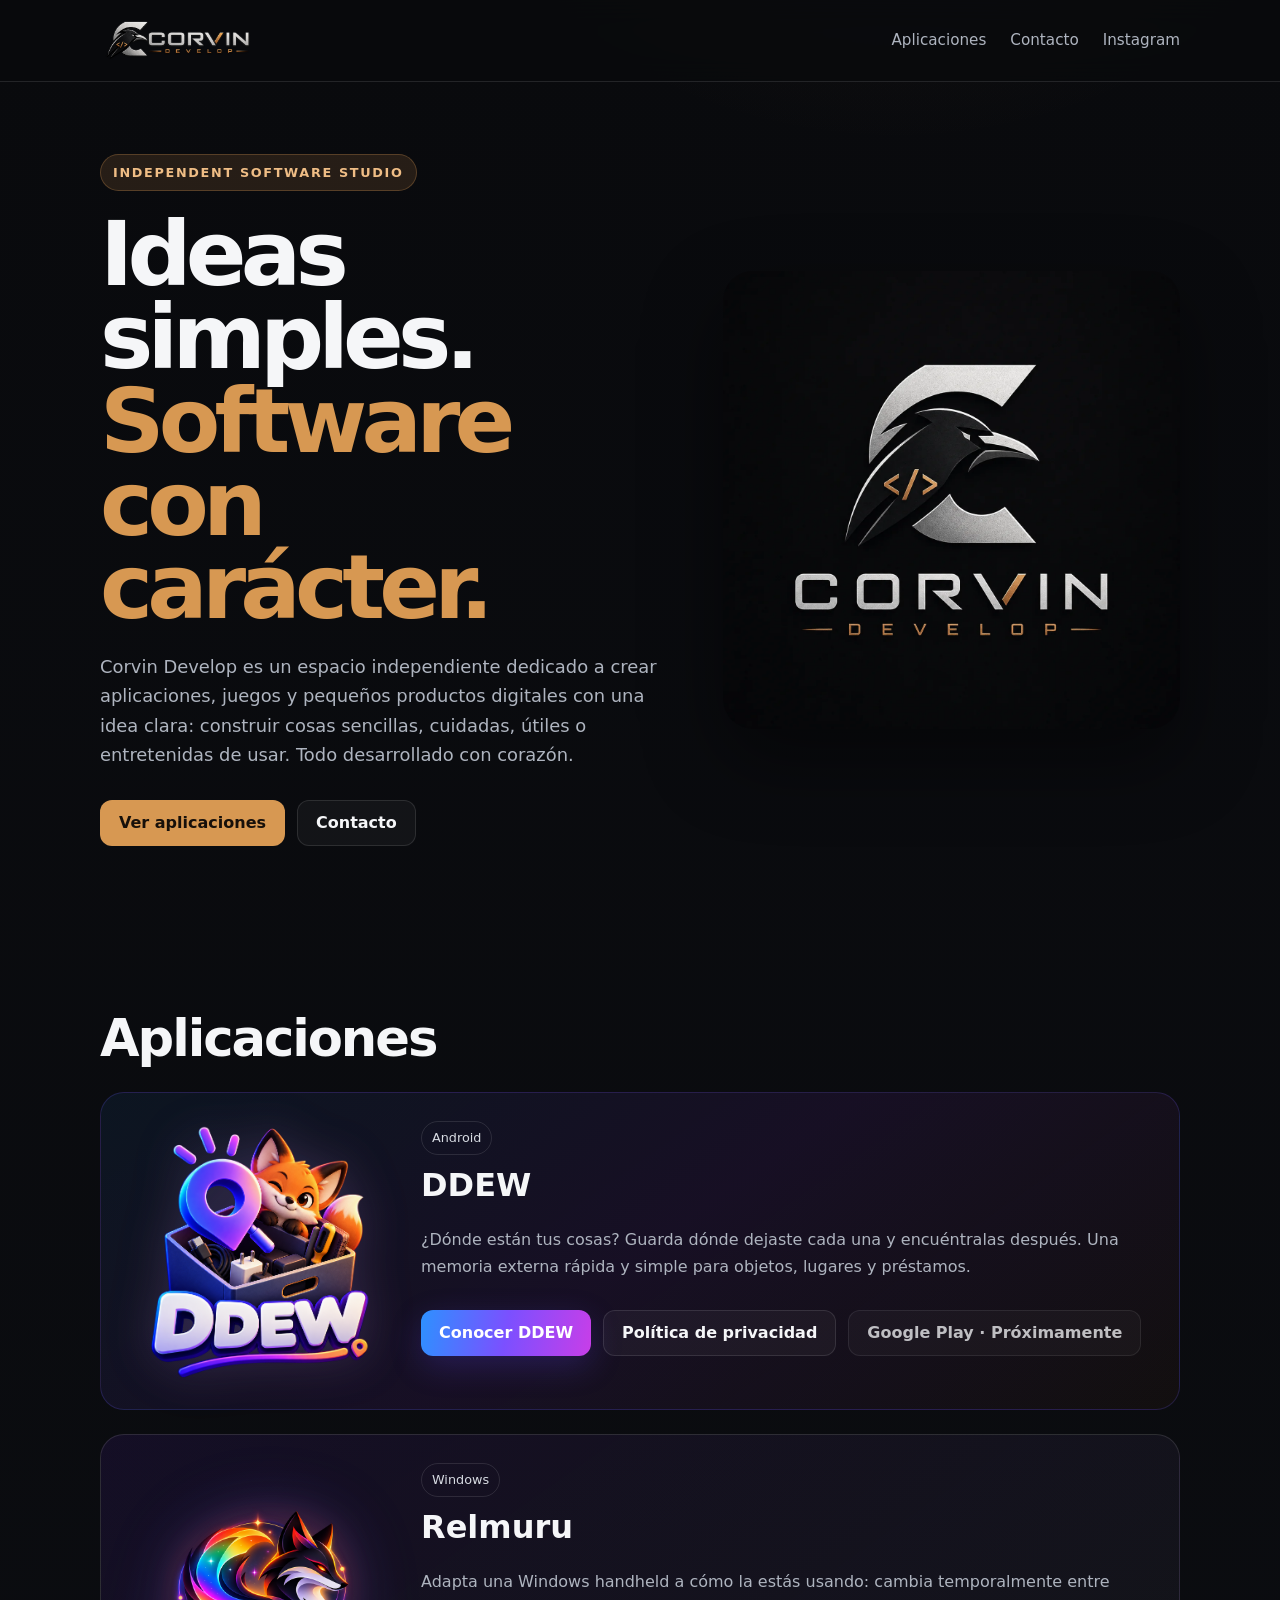
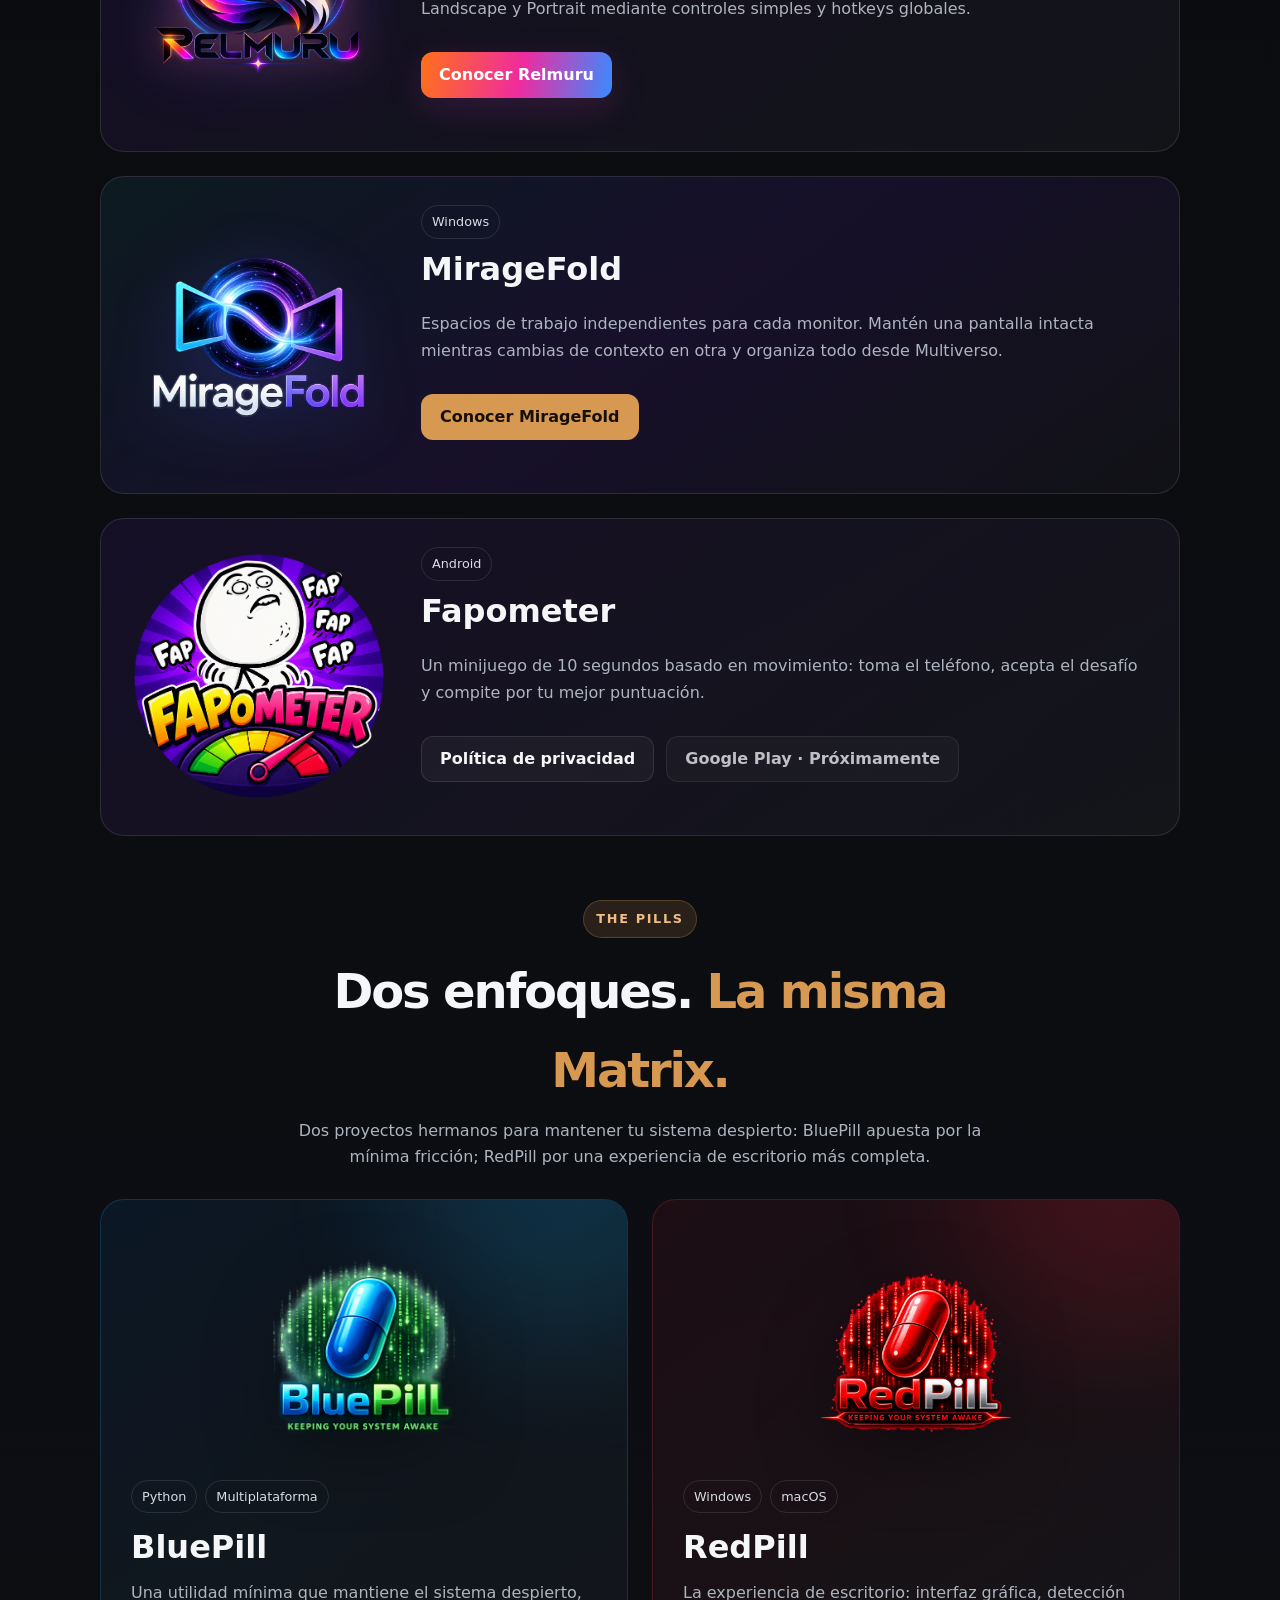
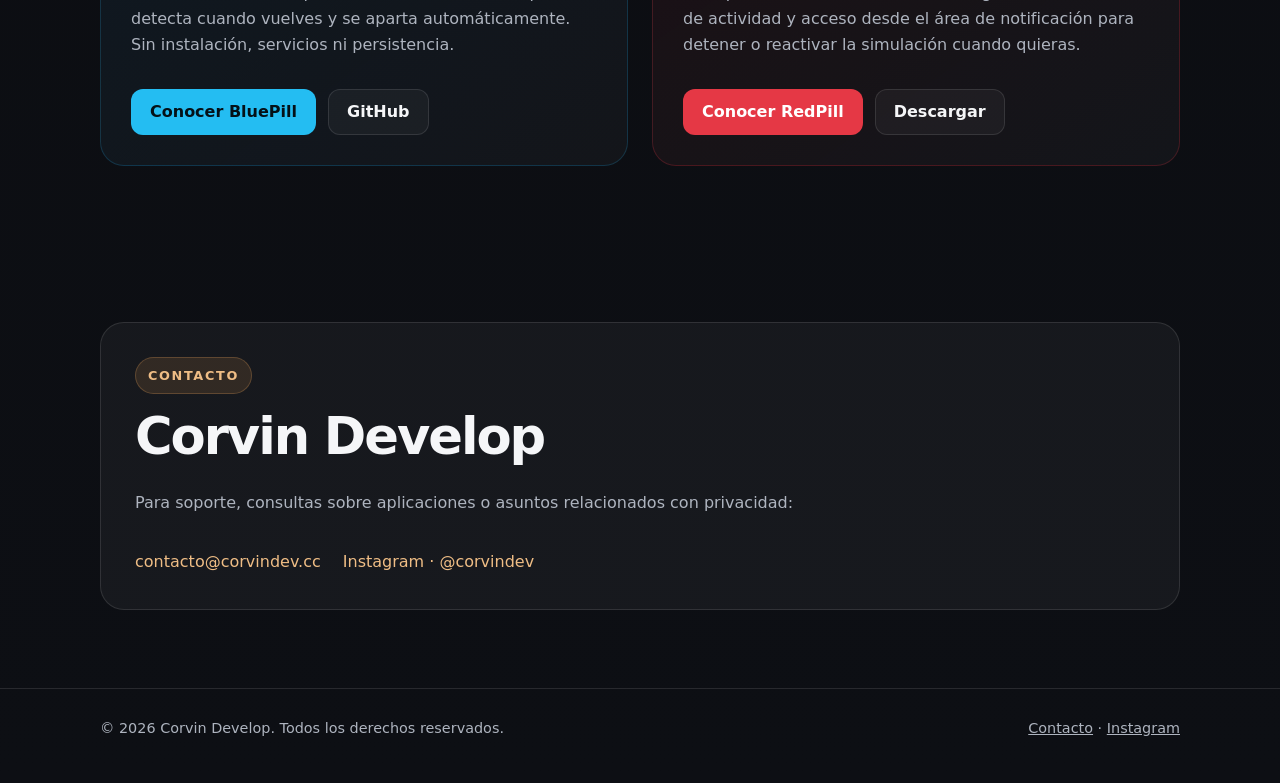
<file: index.html>
<!doctype html>
<html lang="es">
<head>
  <meta charset="utf-8">
  <meta name="viewport" content="width=device-width, initial-scale=1">
  <meta name="description" content="Corvin Develop — aplicaciones y experiencias digitales simples, útiles y con personalidad.">
  <title>Corvin Develop</title>
  <link rel="stylesheet" href="assets/css/styles.css">
  <script type="module" src="https://get.microsoft.com/badge/ms-store-badge.bundled.js"></script>
</head>
<body>
<header>
  <div class="wrap">
    <nav>
      <a class="brand" href="./">
        <img src="assets/img/corvin-develop-horizontal.webp" alt="Corvin Develop">
      </a>
      <div class="navlinks">
        <a href="#apps">Aplicaciones</a>
        <a href="#contacto">Contacto</a>
        <a href="https://www.instagram.com/corvindev/" target="_blank" rel="noopener noreferrer">Instagram</a>
      </div>
    </nav>
  </div>
</header>

<main>
  <div class="wrap hero">
    <div>
      <span class="eyebrow">Independent software studio</span>
      <h1>Ideas simples.<br><span>Software con carácter.</span></h1>
      <p class="lead">
        Corvin Develop es un espacio independiente dedicado a crear aplicaciones,
        juegos y pequeños productos digitales con una idea clara: construir cosas
        sencillas, cuidadas, útiles o entretenidas de usar. Todo desarrollado con corazón.
      </p>
      <div class="actions">
        <a class="button primary" href="#apps">Ver aplicaciones</a>
        <a class="button secondary" href="mailto:contacto@corvindev.cc">Contacto</a>
      </div>
    </div>
    <div class="hero-logo">
      <img src="assets/img/corvin-develop.webp" alt="Logo de Corvin Develop">
    </div>
  </div>

  <section id="apps">
    <div class="wrap">
      <h2 class="section-title">Aplicaciones</h2>
      <div class="apps-grid">
        <article class="app-card ddew-app-card">
          <img class="ddew-card-logo" src="assets/img/ddew/logo.webp" alt="Logo de DDEW">
          <div>
            <span class="tag">Android</span>
            <h3>DDEW</h3>
            <p>
              ¿Dónde están tus cosas? Guarda dónde dejaste cada una y encuéntralas después.
              Una memoria externa rápida y simple para objetos, lugares y préstamos.
            </p>
            <div class="actions">
              <a class="button ddew-button" href="ddew/">Conocer DDEW</a>
              <a class="button secondary" href="ddew/privacy/">Política de privacidad</a>
              <span class="button secondary" aria-disabled="true">Google Play · Próximamente</span>
            </div>
          </div>
        </article>

        <article class="app-card relmuru-app-card">
          <img class="relmuru-card-logo" src="assets/img/relmuru/logo.webp" alt="Logo de Relmuru">
          <div>
            <span class="tag">Windows</span>
            <h3>Relmuru</h3>
            <p>
              Adapta una Windows handheld a cómo la estás usando: cambia temporalmente entre
              Landscape y Portrait mediante controles simples y hotkeys globales.
            </p>
            <div class="actions">
              <a class="button relmuru-button" href="relmuru/">Conocer Relmuru</a>
              <ms-store-badge productid="9NJBT32JCRT4" productname="Relmuru" window-mode="full" language="en" theme="light" animation="on"></ms-store-badge>
            </div>
          </div>
        </article>

        <article class="app-card mirage-app-card">
          <img src="assets/img/miragefold/logo.webp" alt="Logo de MirageFold">
          <div>
            <span class="tag">Windows</span>
            <h3>MirageFold</h3>
            <p>
              Espacios de trabajo independientes para cada monitor. Mantén una pantalla intacta
              mientras cambias de contexto en otra y organiza todo desde Multiverso.
            </p>
            <div class="actions">
              <a class="button primary" href="miragefold/">Conocer MirageFold</a>
              <ms-store-badge productid="9NDPG5FJS070" productname="MirageFold" window-mode="full" language="en" theme="light" animation="on"></ms-store-badge>
            </div>
          </div>
        </article>

        <article class="app-card">
          <img src="assets/img/fapometer-logo.webp" alt="Logo de Fapometer">
          <div>
            <span class="tag">Android</span>
            <h3>Fapometer</h3>
            <p>
              Un minijuego de 10 segundos basado en movimiento: toma el teléfono,
              acepta el desafío y compite por tu mejor puntuación.
            </p>
            <div class="actions">
              <a class="button secondary" href="fapometer/privacy/">Política de privacidad</a>
              <span class="button secondary" aria-disabled="true">Google Play · Próximamente</span>
            </div>
          </div>
        </article>
      </div>

      <div class="pills-heading">
        <span class="eyebrow">The Pills</span>
        <h3>Dos enfoques. <span>La misma Matrix.</span></h3>
        <p>Dos proyectos hermanos para mantener tu sistema despierto: BluePill apuesta por la mínima fricción; RedPill por una experiencia de escritorio más completa.</p>
      </div>

      <div class="pills-grid">
        <article class="pill-card bluepill-card">
          <a class="pill-logo-link" href="bluepill/" aria-label="Conocer BluePill"><img src="assets/img/bluepill/logo.webp" alt="Logo de BluePill"></a>
          <div class="pill-card-body">
            <div class="pill-tags"><span class="tag">Python</span><span class="tag">Multiplataforma</span></div>
            <h3>BluePill</h3>
            <p>Una utilidad mínima que mantiene el sistema despierto, detecta cuando vuelves y se aparta automáticamente. Sin instalación, servicios ni persistencia.</p>
            <div class="actions">
              <a class="button pill-blue-button" href="bluepill/">Conocer BluePill</a>
              <a class="button secondary" href="https://github.com/scuitinob/bluepill" target="_blank" rel="noopener noreferrer">GitHub</a>
            </div>
          </div>
        </article>

        <article class="pill-card redpill-card">
          <a class="pill-logo-link" href="redpill/" aria-label="Conocer RedPill"><img src="assets/img/redpill/logo.webp" alt="Logo de RedPill"></a>
          <div class="pill-card-body">
            <div class="pill-tags"><span class="tag">Windows</span><span class="tag">macOS</span></div>
            <h3>RedPill</h3>
            <p>La experiencia de escritorio: interfaz gráfica, detección de actividad y acceso desde el área de notificación para detener o reactivar la simulación cuando quieras.</p>
            <div class="actions">
              <a class="button pill-red-button" href="redpill/">Conocer RedPill</a>
              <a class="button secondary" href="https://github.com/scuitinob/redpill/releases/latest" target="_blank" rel="noopener noreferrer">Descargar</a>
            </div>
          </div>
        </article>
      </div>
    </div>
  </section>

  <section id="contacto">
    <div class="wrap">
      <div class="contact-card">
        <span class="eyebrow">Contacto</span>
        <h2 class="section-title">Corvin Develop</h2>
        <p class="section-copy">
          Para soporte, consultas sobre aplicaciones o asuntos relacionados con privacidad:
        </p>
        <div class="contact-links">
          <a href="mailto:contacto@corvindev.cc">contacto@corvindev.cc</a>
          <a href="https://www.instagram.com/corvindev/" target="_blank" rel="noopener noreferrer">Instagram · @corvindev</a>
        </div>
      </div>
    </div>
  </section>
</main>

<footer>
  <div class="wrap footer-row">
    <span>© 2026 Corvin Develop. Todos los derechos reservados.</span>
    <span><a href="mailto:contacto@corvindev.cc">Contacto</a> · <a href="https://www.instagram.com/corvindev/" target="_blank" rel="noopener noreferrer">Instagram</a></span>
  </div>
</footer>
</body>
</html>
</file>
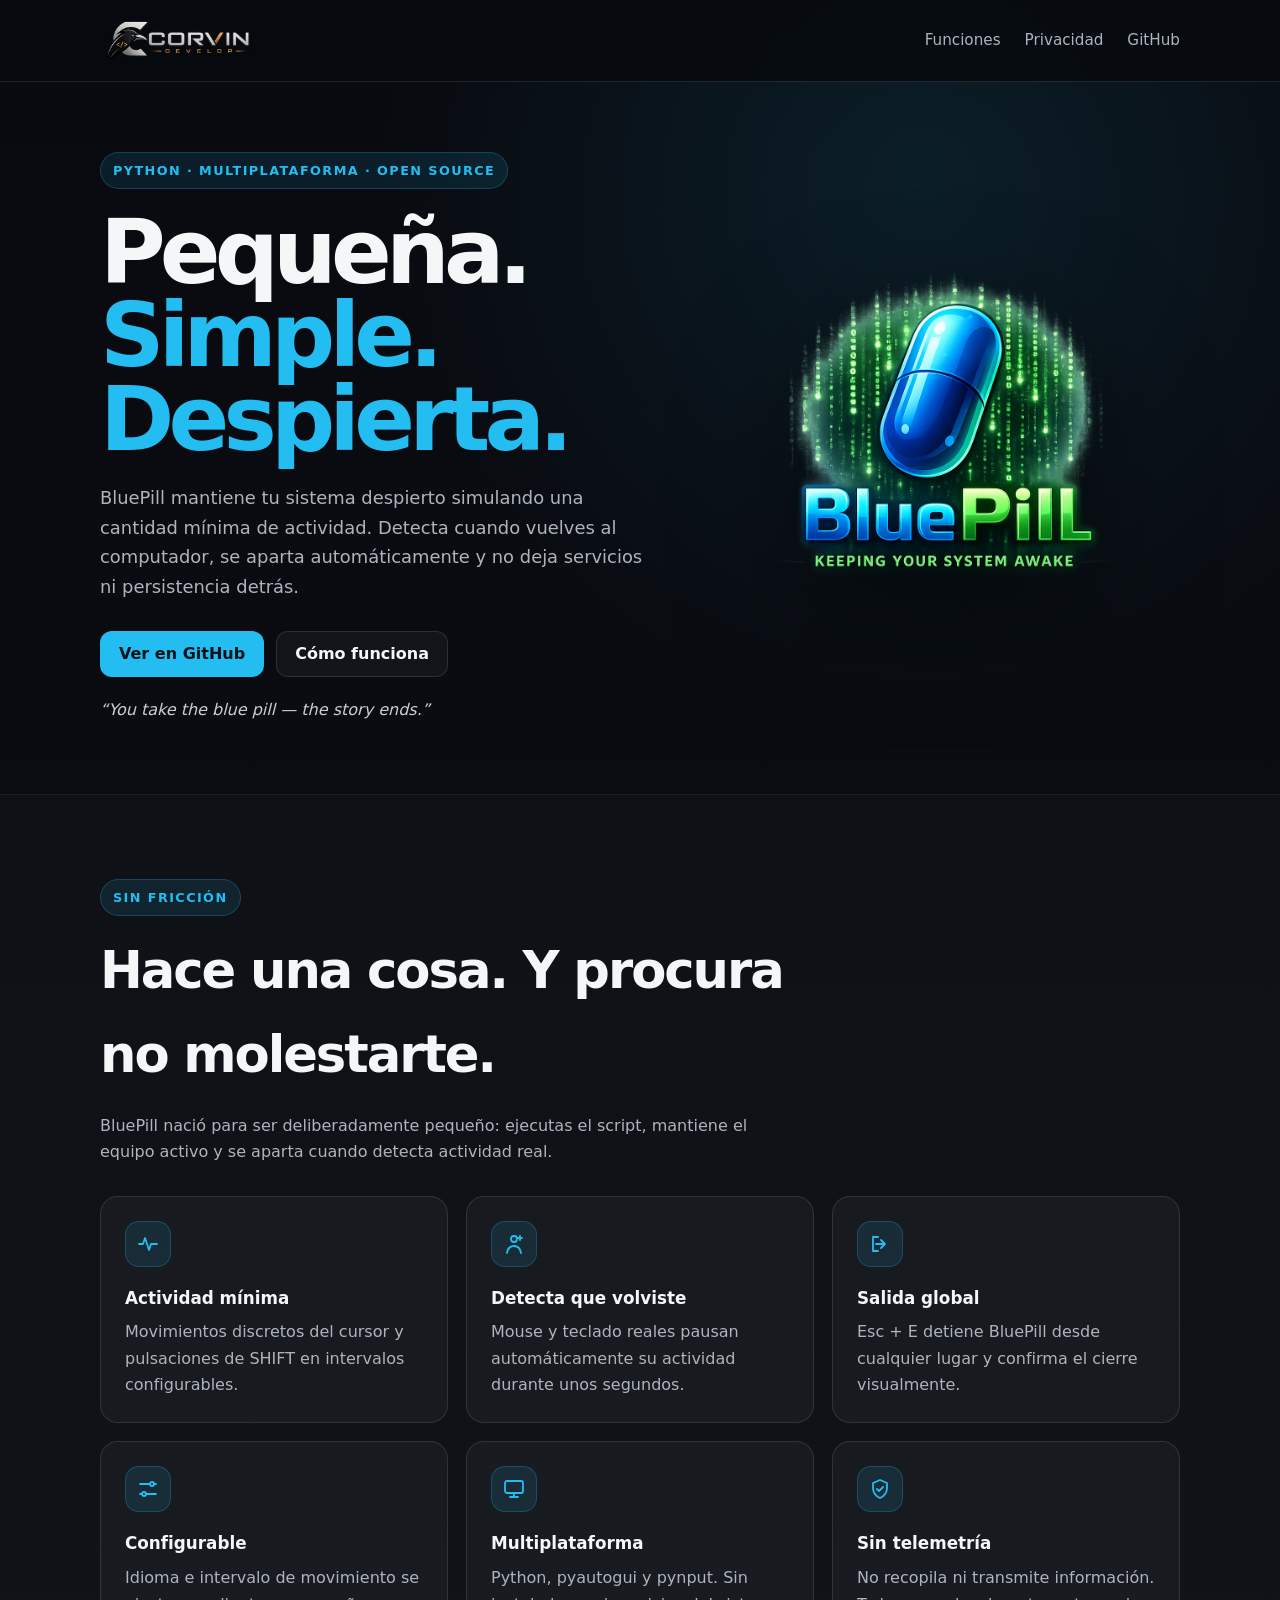
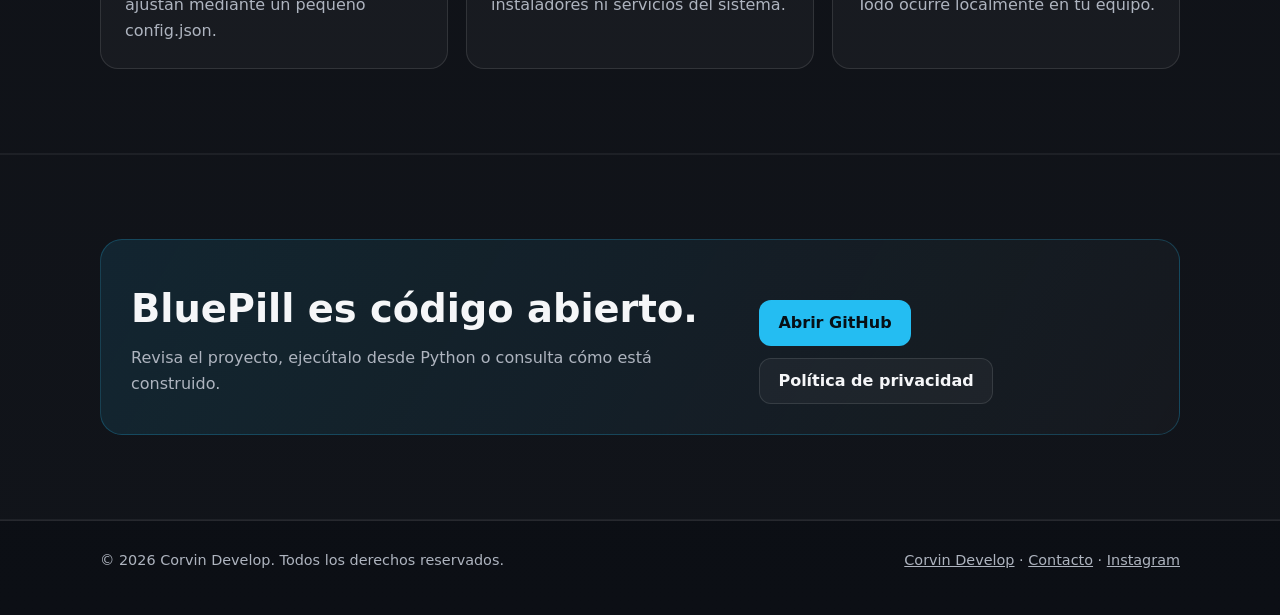
<file: bluepill/index.html>
<!doctype html><html lang="es"><head><meta charset="utf-8"><meta name="viewport" content="width=device-width, initial-scale=1"><meta name="description" content="BluePill — utilidad multiplataforma en Python para mantener el sistema despierto con actividad mínima e inteligente."><title>BluePill · Corvin Develop</title><link rel="stylesheet" href="../assets/css/styles.css"></head>
<body class="pill-page"><header class="pill-header"><div class="wrap"><nav><a class="brand" href="../"><img src="../assets/img/corvin-develop-horizontal.webp" alt="Corvin Develop"></a><div class="navlinks"><a href="#funciones">Funciones</a><a href="privacy/">Privacidad</a><a href="https://github.com/scuitinob/bluepill" target="_blank" rel="noopener noreferrer">GitHub</a></div></nav></div></header>
<main><div class="wrap pill-hero"><div><span class="pill-kicker">Python · Multiplataforma · Open Source</span><h1>Pequeña.<br><span>Simple. Despierta.</span></h1><p class="lead">BluePill mantiene tu sistema despierto simulando una cantidad mínima de actividad. Detecta cuando vuelves al computador, se aparta automáticamente y no deja servicios ni persistencia detrás.</p><div class="actions"><a class="button pill-primary" href="https://github.com/scuitinob/bluepill" target="_blank" rel="noopener noreferrer">Ver en GitHub</a><a class="button secondary" href="#funciones">Cómo funciona</a></div><p class="pill-quote">“You take the blue pill — the story ends.”</p></div><div class="pill-hero-logo"><img src="../assets/img/bluepill/logo.webp" alt="BluePill"></div></div>
<section id="funciones" class="pill-section alt"><div class="wrap"><div class="pill-section-head"><span class="pill-kicker">Sin fricción</span><h2>Hace una cosa. Y procura no molestarte.</h2><p>BluePill nació para ser deliberadamente pequeño: ejecutas el script, mantiene el equipo activo y se aparta cuando detecta actividad real.</p></div><div class="pill-feature-grid"><div class="pill-feature"><div class="pill-feature-icon"><svg viewBox="0 0 24 24" aria-hidden="true"><path d="M3 12h4l2-6 4 12 2-6h6"/></svg></div><strong>Actividad mínima</strong><span>Movimientos discretos del cursor y pulsaciones de SHIFT en intervalos configurables.</span></div><div class="pill-feature"><div class="pill-feature-icon"><svg viewBox="0 0 24 24" aria-hidden="true"><circle cx="12" cy="7" r="3"/><path d="M5 21c.7-4.4 3-7 7-7s6.3 2.6 7 7"/><path d="M18 4v4M16 6h4"/></svg></div><strong>Detecta que volviste</strong><span>Mouse y teclado reales pausan automáticamente su actividad durante unos segundos.</span></div><div class="pill-feature"><div class="pill-feature-icon"><svg viewBox="0 0 24 24" aria-hidden="true"><path d="M10 5H5v14h5"/><path d="M13 8l4 4-4 4M8 12h9"/></svg></div><strong>Salida global</strong><span>Esc + E detiene BluePill desde cualquier lugar y confirma el cierre visualmente.</span></div><div class="pill-feature"><div class="pill-feature-icon"><svg viewBox="0 0 24 24" aria-hidden="true"><path d="M4 7h10M18 7h2M4 17h2M10 17h10"/><circle cx="16" cy="7" r="2"/><circle cx="8" cy="17" r="2"/></svg></div><strong>Configurable</strong><span>Idioma e intervalo de movimiento se ajustan mediante un pequeño config.json.</span></div><div class="pill-feature"><div class="pill-feature-icon"><svg viewBox="0 0 24 24" aria-hidden="true"><rect x="3" y="4" width="18" height="12" rx="2"/><path d="M8 20h8M12 16v4"/></svg></div><strong>Multiplataforma</strong><span>Python, pyautogui y pynput. Sin instaladores ni servicios del sistema.</span></div><div class="pill-feature"><div class="pill-feature-icon"><svg viewBox="0 0 24 24" aria-hidden="true"><path d="M12 3l7 3v5c0 4.7-2.8 8.1-7 10-4.2-1.9-7-5.3-7-10V6l7-3z"/><path d="M9 12l2 2 4-4"/></svg></div><strong>Sin telemetría</strong><span>No recopila ni transmite información. Todo ocurre localmente en tu equipo.</span></div></div></div></section>
<section class="pill-section alt"><div class="wrap"><div class="pill-cta"><div><h2>BluePill es código abierto.</h2><p>Revisa el proyecto, ejecútalo desde Python o consulta cómo está construido.</p></div><div class="actions"><a class="button pill-primary" href="https://github.com/scuitinob/bluepill" target="_blank" rel="noopener noreferrer">Abrir GitHub</a><a class="button secondary" href="privacy/">Política de privacidad</a></div></div></div></section></main>
<footer><div class="wrap footer-row"><span>© 2026 Corvin Develop. Todos los derechos reservados.</span><span><a href="../">Corvin Develop</a> · <a href="mailto:contacto@corvindev.cc">Contacto</a> · <a href="https://www.instagram.com/corvindev/" target="_blank" rel="noopener noreferrer">Instagram</a></span></div></footer></body></html>
</file>
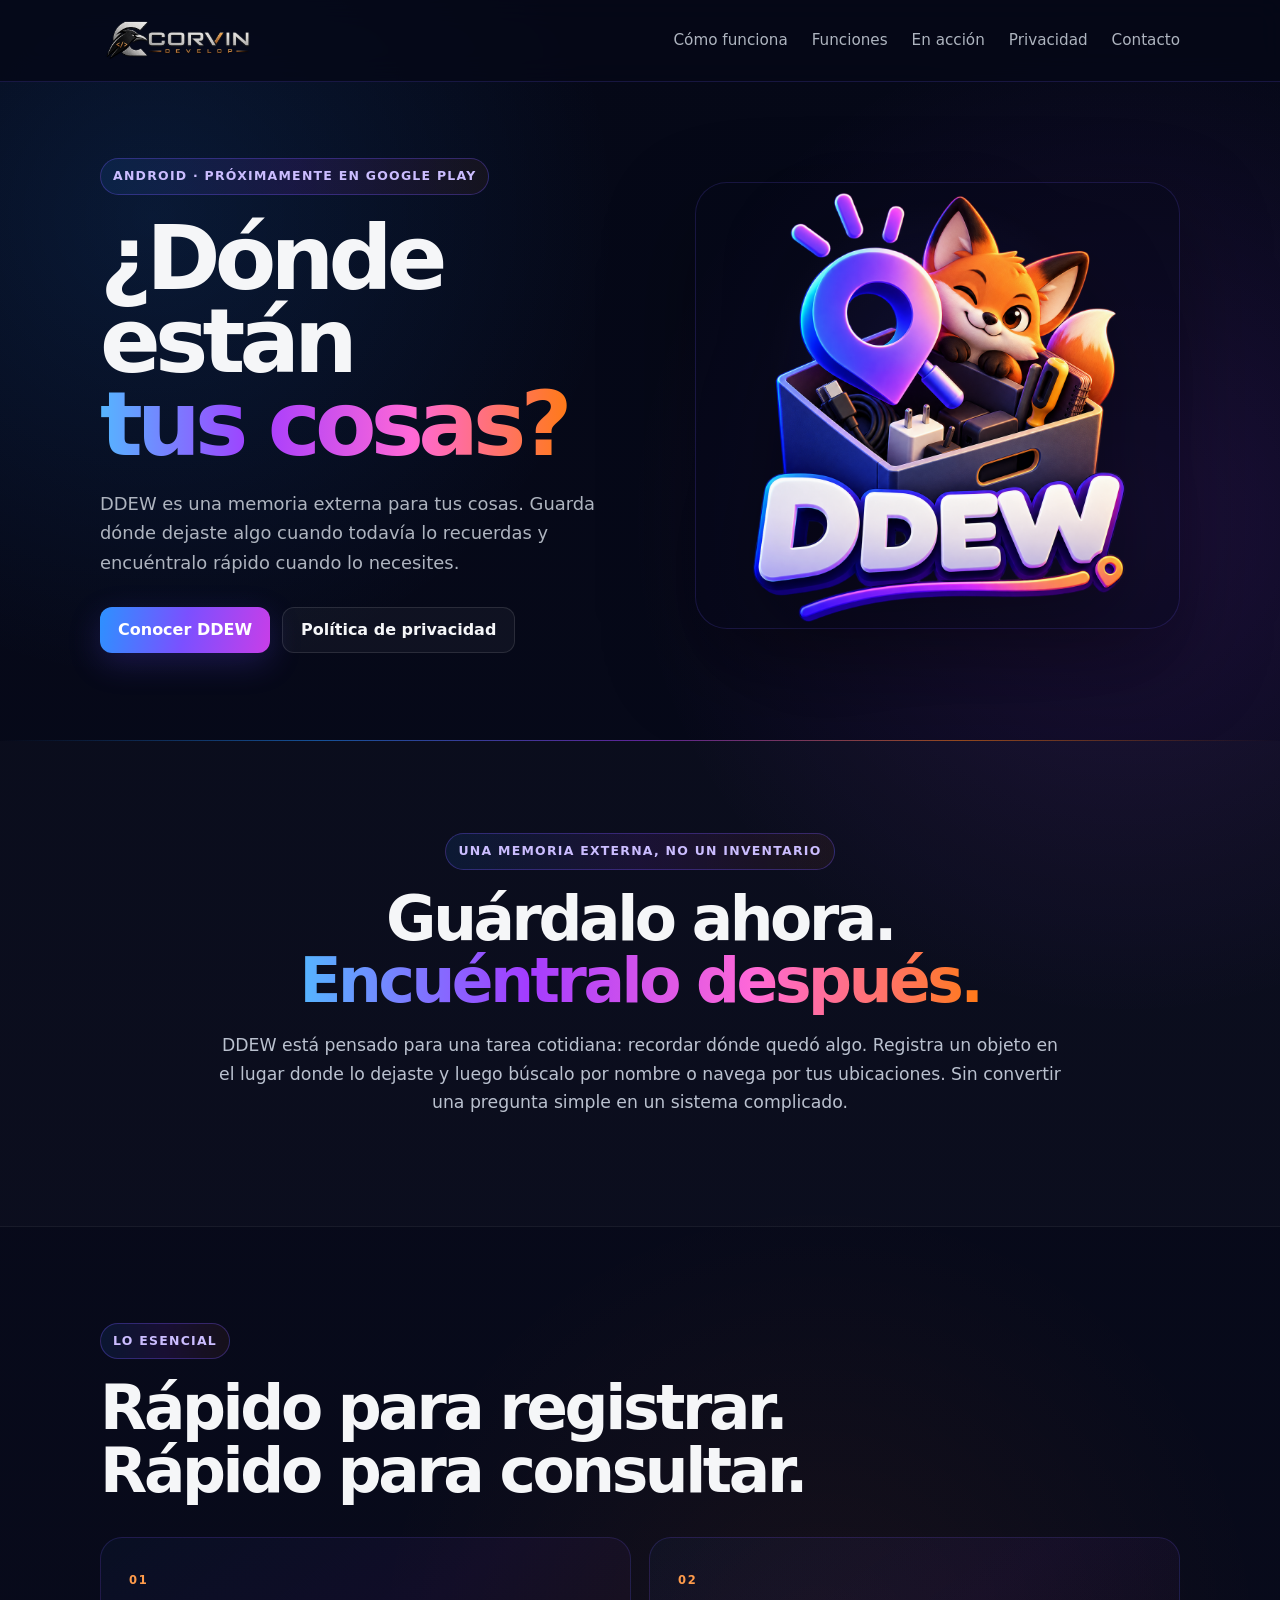
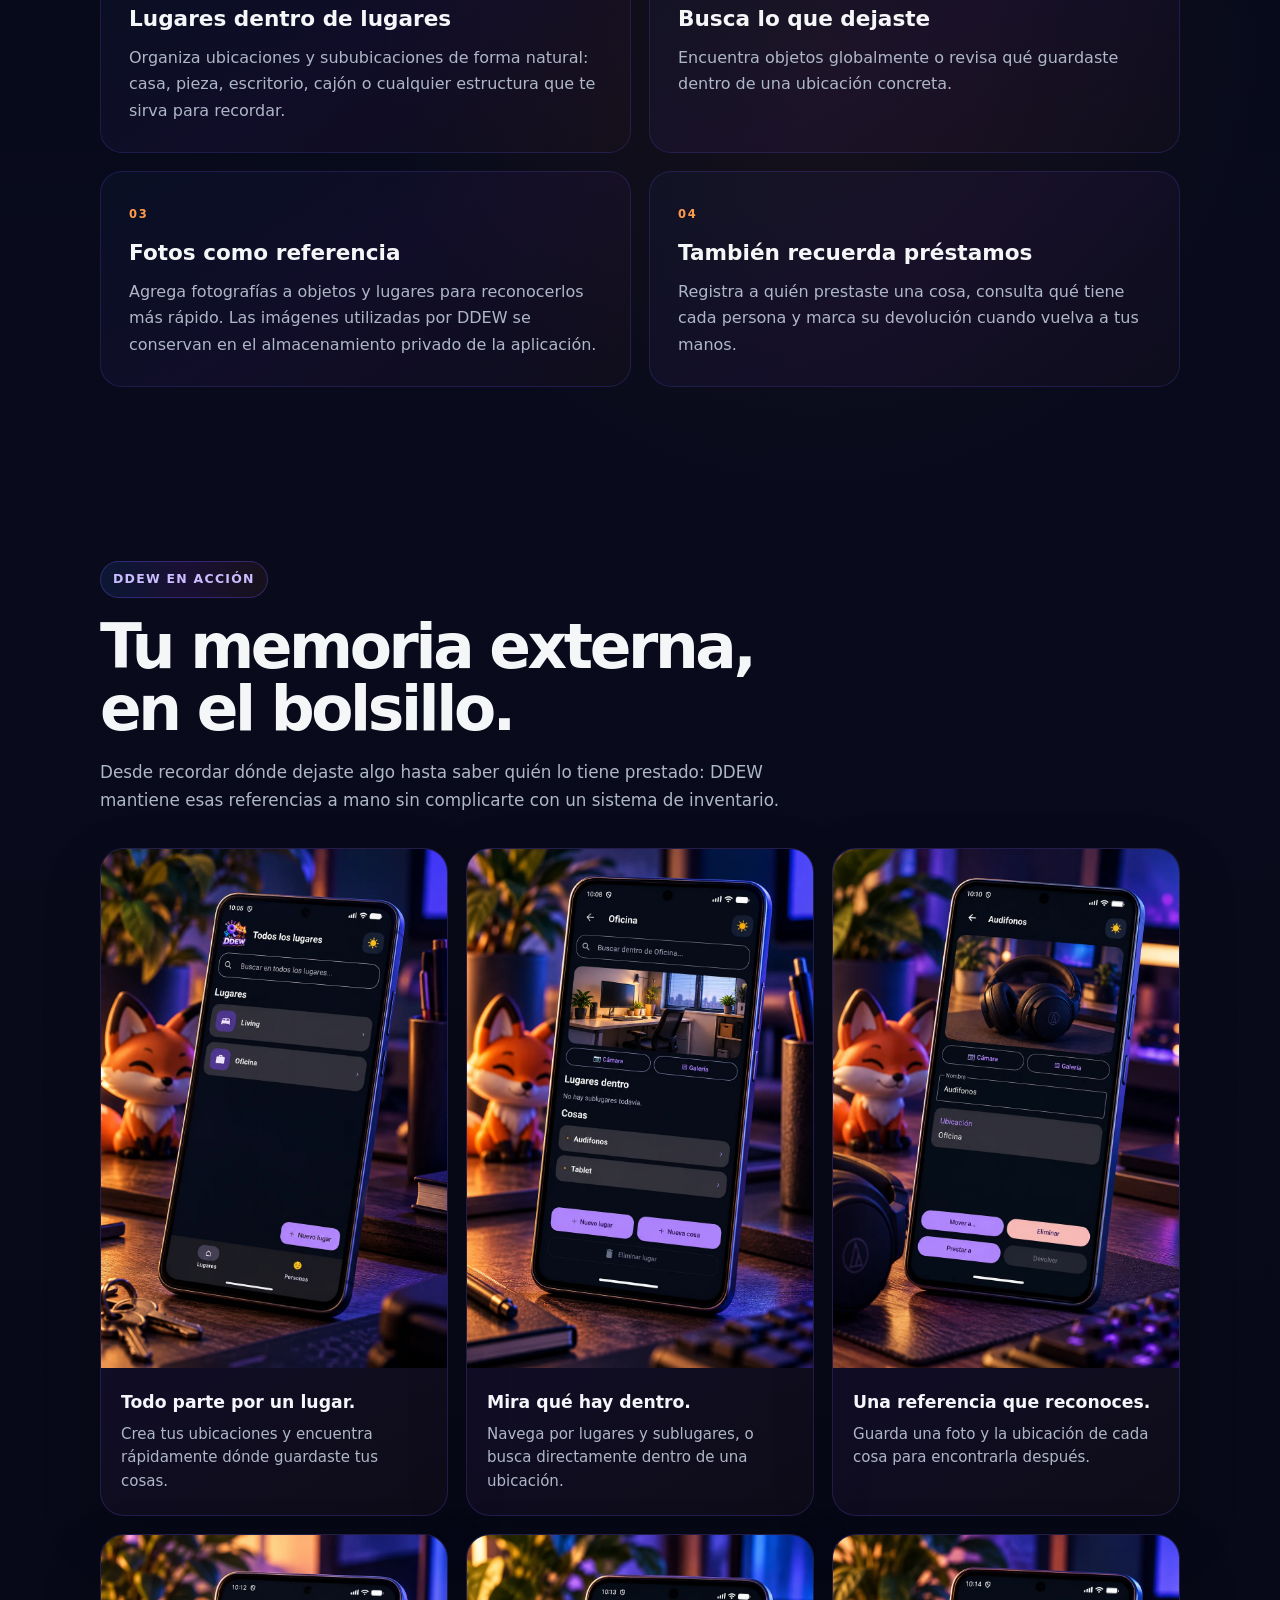
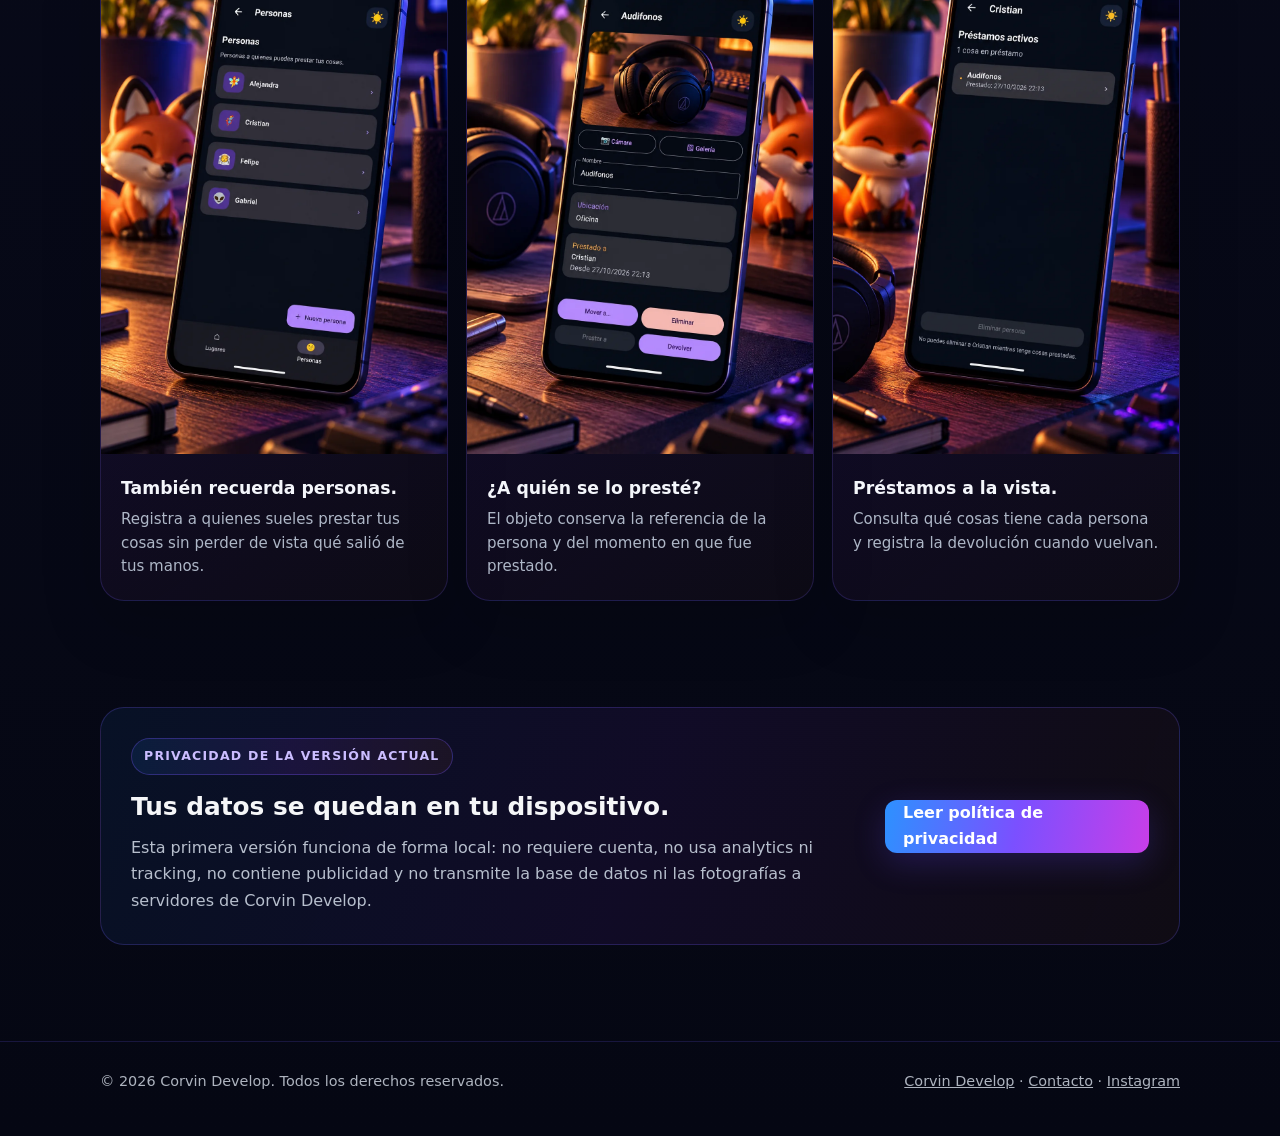
<file: ddew/index.html>
<!doctype html>
<html lang="es">
<head>
  <meta charset="utf-8">
  <meta name="viewport" content="width=device-width, initial-scale=1">
  <meta name="description" content="DDEW — Una memoria externa para recordar dónde guardaste tus cosas. Aplicación Android de Corvin Develop.">
  <title>DDEW · Corvin Develop</title>
  <link rel="stylesheet" href="../assets/css/styles.css">
</head>
<body class="ddew-page">
<header class="ddew-header">
  <div class="wrap">
    <nav>
      <a class="brand" href="../">
        <img src="../assets/img/corvin-develop-horizontal.webp" alt="Corvin Develop">
      </a>
      <div class="navlinks">
        <a href="#como-funciona">Cómo funciona</a>
        <a href="#funciones">Funciones</a>
        <a href="#ddew-en-accion">En acción</a>
        <a href="privacy/">Privacidad</a>
        <a href="mailto:contacto@corvindev.cc">Contacto</a>
      </div>
    </nav>
  </div>
</header>

<main>
  <section class="ddew-hero">
    <div class="wrap ddew-hero-grid">
      <div class="ddew-hero-copy">
        <span class="ddew-pill">Android · Próximamente en Google Play</span>
        <h1>¿Dónde están<br><span>tus cosas?</span></h1>
        <p class="lead">DDEW es una memoria externa para tus cosas. Guarda dónde dejaste algo cuando todavía lo recuerdas y encuéntralo rápido cuando lo necesites.</p>
        <div class="actions">
          <a class="button ddew-primary" href="#como-funciona">Conocer DDEW</a>
          <a class="button secondary" href="privacy/">Política de privacidad</a>
        </div>
      </div>
      <div class="ddew-logo-stage">
        <img src="../assets/img/ddew/logo.webp" alt="DDEW logo">
      </div>
    </div>
  </section>

  <section id="como-funciona" class="ddew-intro">
    <div class="wrap narrow center">
      <span class="ddew-kicker">Una memoria externa, no un inventario</span>
      <h2>Guárdalo ahora.<br><span>Encuéntralo después.</span></h2>
      <p>DDEW está pensado para una tarea cotidiana: recordar dónde quedó algo. Registra un objeto en el lugar donde lo dejaste y luego búscalo por nombre o navega por tus ubicaciones. Sin convertir una pregunta simple en un sistema complicado.</p>
    </div>
  </section>

  <section id="funciones" class="ddew-features">
    <div class="wrap">
      <div class="ddew-section-heading">
        <span class="ddew-kicker">Lo esencial</span>
        <h2>Rápido para registrar.<br>Rápido para consultar.</h2>
      </div>
      <div class="ddew-feature-grid">
        <article class="ddew-feature-card">
          <span>01</span>
          <h3>Lugares dentro de lugares</h3>
          <p>Organiza ubicaciones y sububicaciones de forma natural: casa, pieza, escritorio, cajón o cualquier estructura que te sirva para recordar.</p>
        </article>
        <article class="ddew-feature-card">
          <span>02</span>
          <h3>Busca lo que dejaste</h3>
          <p>Encuentra objetos globalmente o revisa qué guardaste dentro de una ubicación concreta.</p>
        </article>
        <article class="ddew-feature-card">
          <span>03</span>
          <h3>Fotos como referencia</h3>
          <p>Agrega fotografías a objetos y lugares para reconocerlos más rápido. Las imágenes utilizadas por DDEW se conservan en el almacenamiento privado de la aplicación.</p>
        </article>
        <article class="ddew-feature-card">
          <span>04</span>
          <h3>También recuerda préstamos</h3>
          <p>Registra a quién prestaste una cosa, consulta qué tiene cada persona y marca su devolución cuando vuelva a tus manos.</p>
        </article>
      </div>

      <section id="ddew-en-accion" class="ddew-showcase" aria-labelledby="ddew-showcase-title">
        <div class="ddew-section-heading">
          <span class="ddew-kicker">DDEW en acción</span>
          <h2 id="ddew-showcase-title">Tu memoria externa,<br>en el bolsillo.</h2>
          <p>Desde recordar dónde dejaste algo hasta saber quién lo tiene prestado: DDEW mantiene esas referencias a mano sin complicarte con un sistema de inventario.</p>
        </div>
        <div class="ddew-showcase-grid">
          <figure class="ddew-shot ddew-shot-featured"><img src="../assets/img/ddew/ddew-lugares.webp" alt="DDEW mostrando la lista de lugares guardados" loading="lazy"><figcaption><strong>Todo parte por un lugar.</strong><span>Crea tus ubicaciones y encuentra rápidamente dónde guardaste tus cosas.</span></figcaption></figure>
          <figure class="ddew-shot"><img src="../assets/img/ddew/ddew-oficina.webp" alt="DDEW mostrando la ubicación Oficina y sus objetos" loading="lazy"><figcaption><strong>Mira qué hay dentro.</strong><span>Navega por lugares y sublugares, o busca directamente dentro de una ubicación.</span></figcaption></figure>
          <figure class="ddew-shot"><img src="../assets/img/ddew/ddew-objeto.webp" alt="DDEW mostrando el detalle de un disco duro externo y su ubicación" loading="lazy"><figcaption><strong>Una referencia que reconoces.</strong><span>Guarda una foto y la ubicación de cada cosa para encontrarla después.</span></figcaption></figure>
          <figure class="ddew-shot"><img src="../assets/img/ddew/ddew-personas.webp" alt="DDEW mostrando la sección Personas" loading="lazy"><figcaption><strong>También recuerda personas.</strong><span>Registra a quienes sueles prestar tus cosas sin perder de vista qué salió de tus manos.</span></figcaption></figure>
          <figure class="ddew-shot"><img src="../assets/img/ddew/ddew-prestamo.webp" alt="DDEW mostrando el flujo para prestar un cargador USB-C a una persona" loading="lazy"><figcaption><strong>¿A quién se lo presté?</strong><span>El objeto conserva la referencia de la persona y del momento en que fue prestado.</span></figcaption></figure>
          <figure class="ddew-shot"><img src="../assets/img/ddew/ddew-prestamos-persona.webp" alt="DDEW mostrando los préstamos activos de una persona" loading="lazy"><figcaption><strong>Préstamos a la vista.</strong><span>Consulta qué cosas tiene cada persona y registra la devolución cuando vuelvan.</span></figcaption></figure>
        </div>
      </section>

      <div class="ddew-local-card">
        <div>
          <span class="ddew-kicker">Privacidad de la versión actual</span>
          <h3>Tus datos se quedan en tu dispositivo.</h3>
          <p>Esta primera versión funciona de forma local: no requiere cuenta, no usa analytics ni tracking, no contiene publicidad y no transmite la base de datos ni las fotografías a servidores de Corvin Develop.</p>
        </div>
        <a class="button ddew-primary" href="privacy/">Leer política de privacidad</a>
      </div>
    </div>
  </section>
</main>

<footer class="ddew-footer">
  <div class="wrap footer-row">
    <span>© 2026 Corvin Develop. Todos los derechos reservados.</span>
    <span><a href="../">Corvin Develop</a> · <a href="mailto:contacto@corvindev.cc">Contacto</a> · <a href="https://www.instagram.com/corvindev/" target="_blank" rel="noopener noreferrer">Instagram</a></span>
  </div>
</footer>
</body>
</html>
</file>
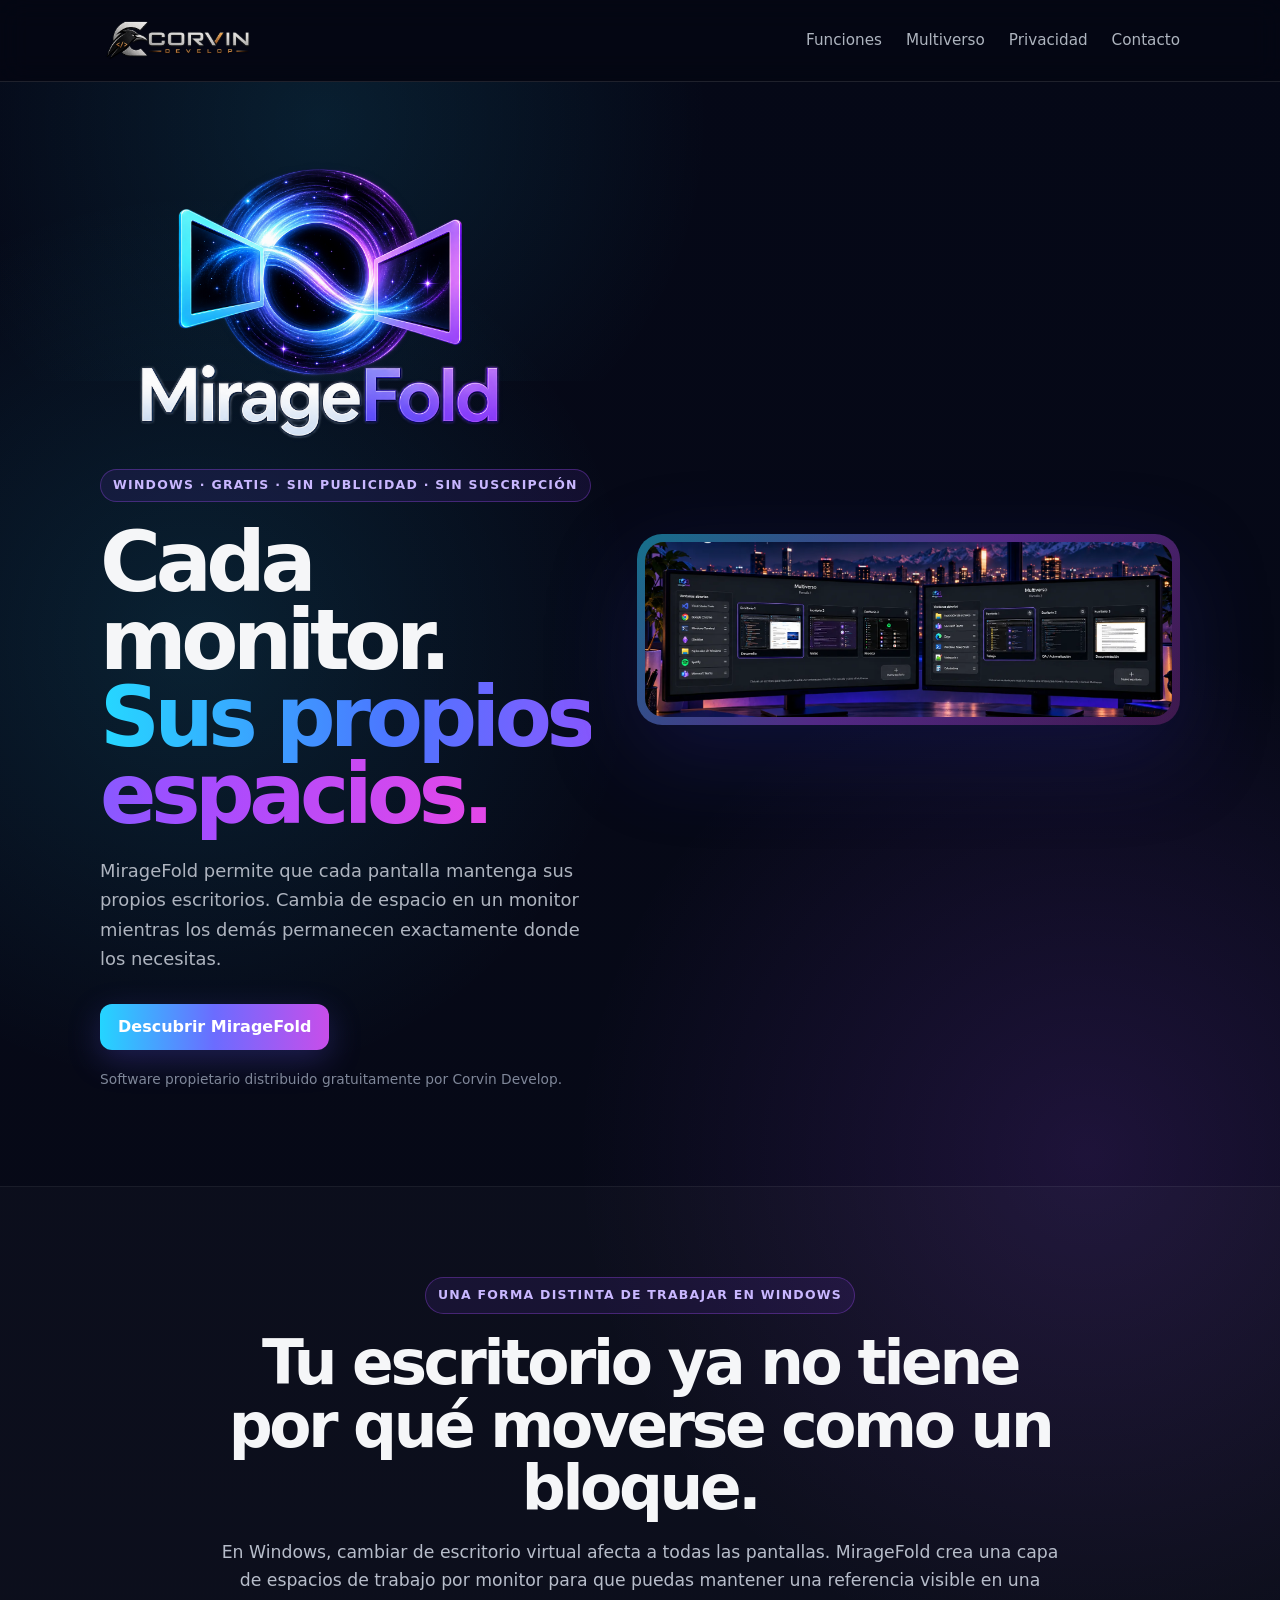
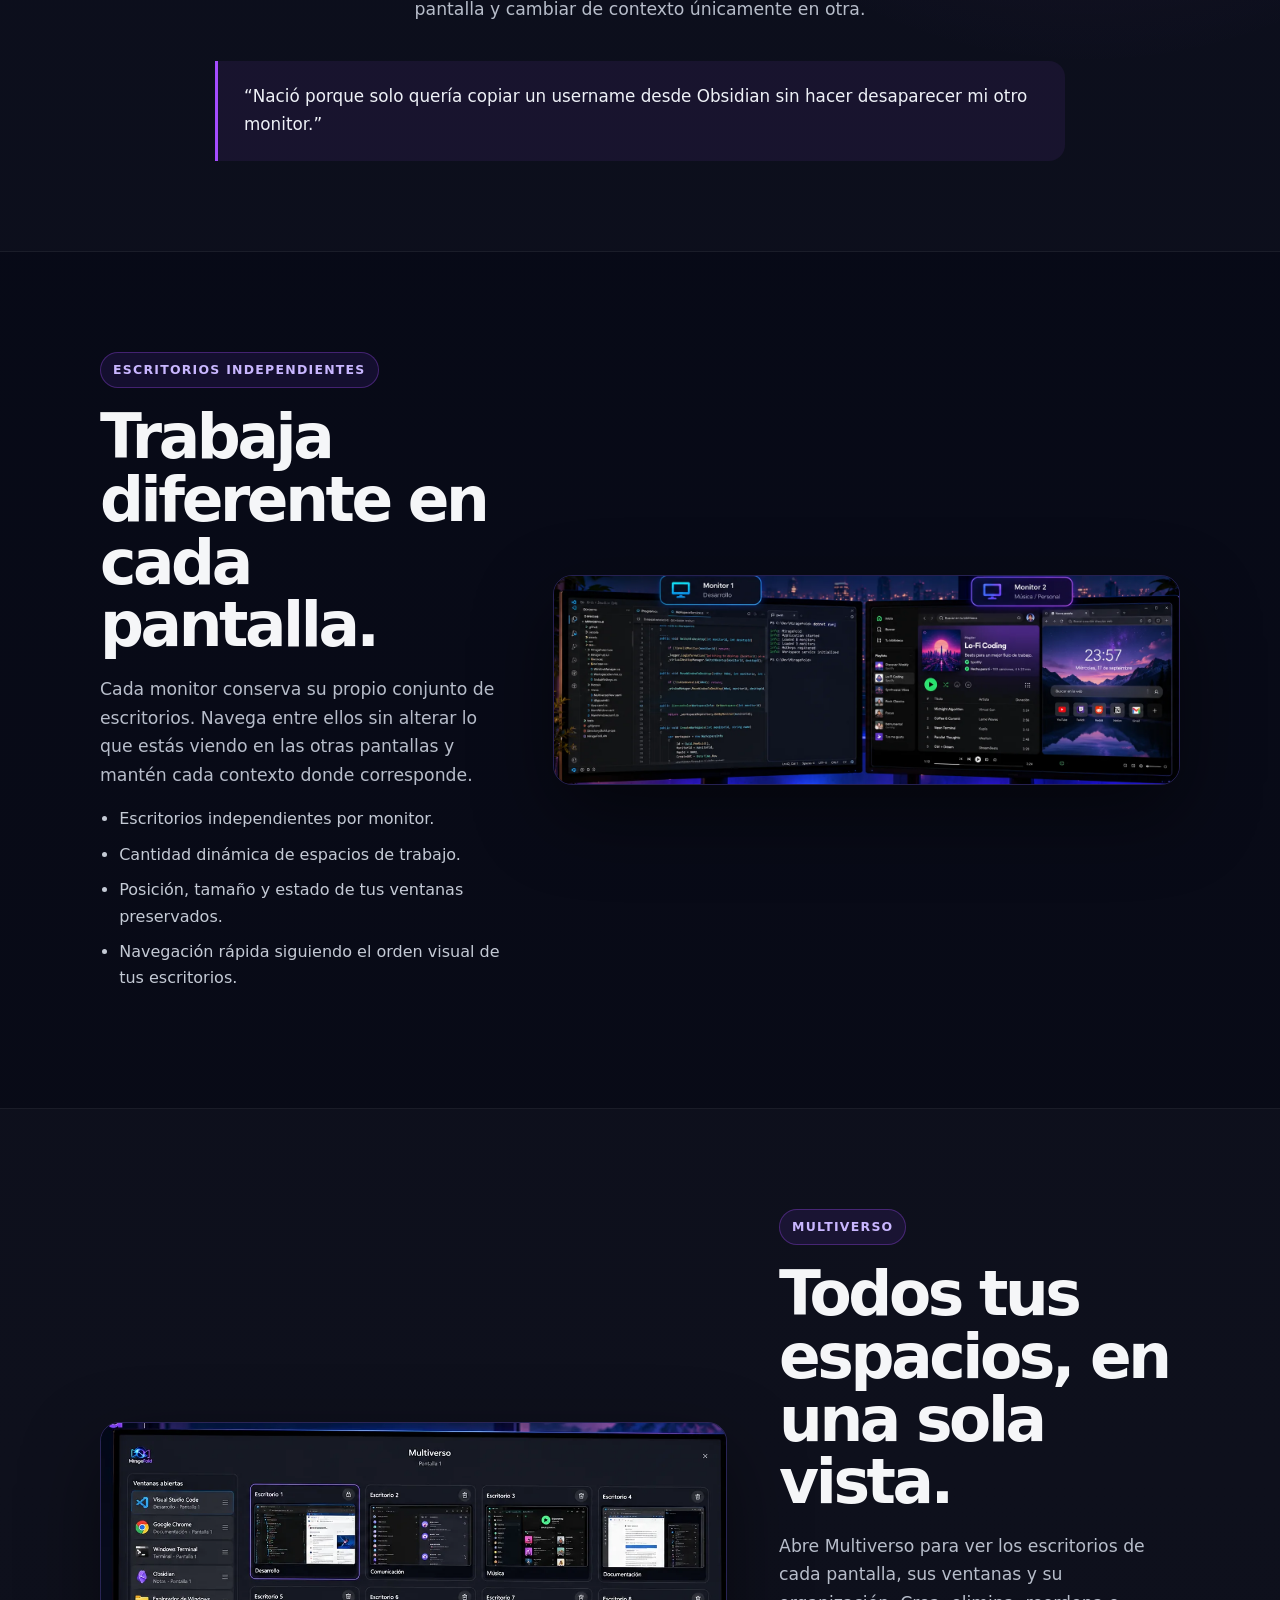
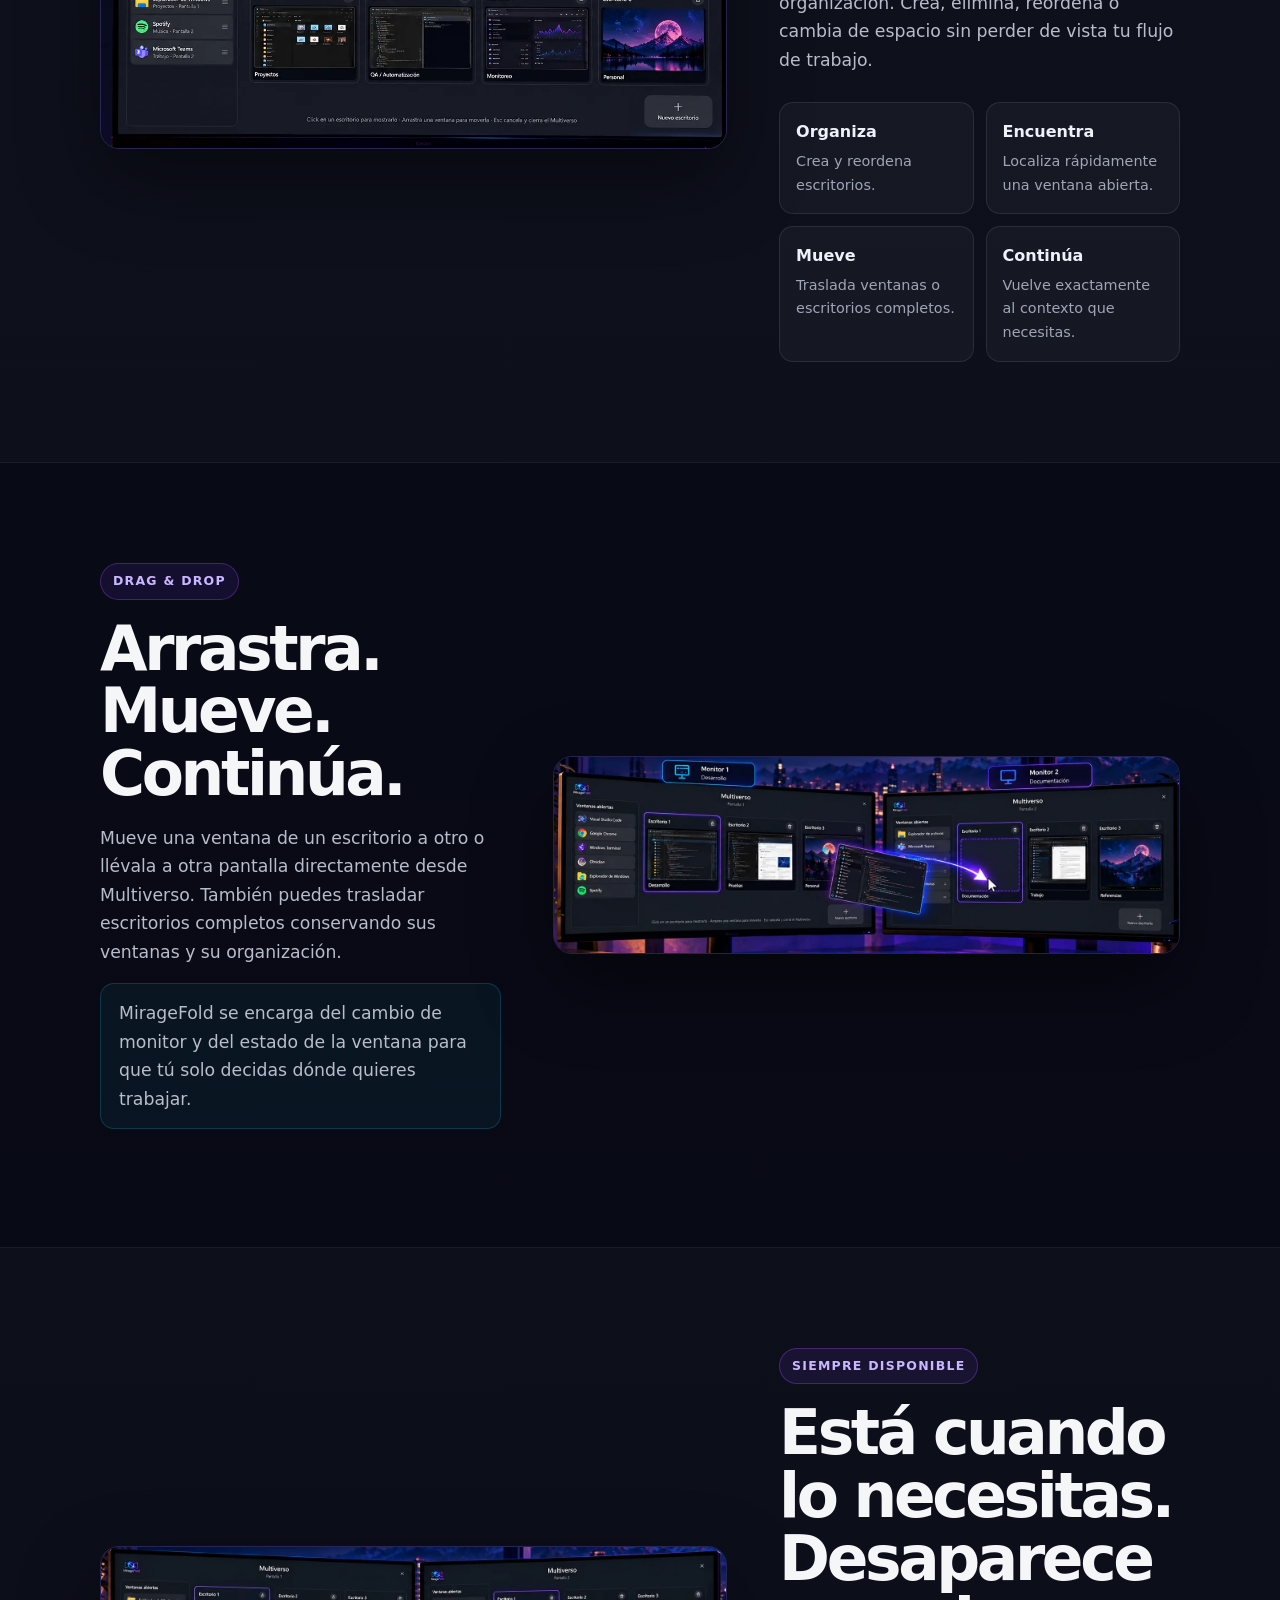
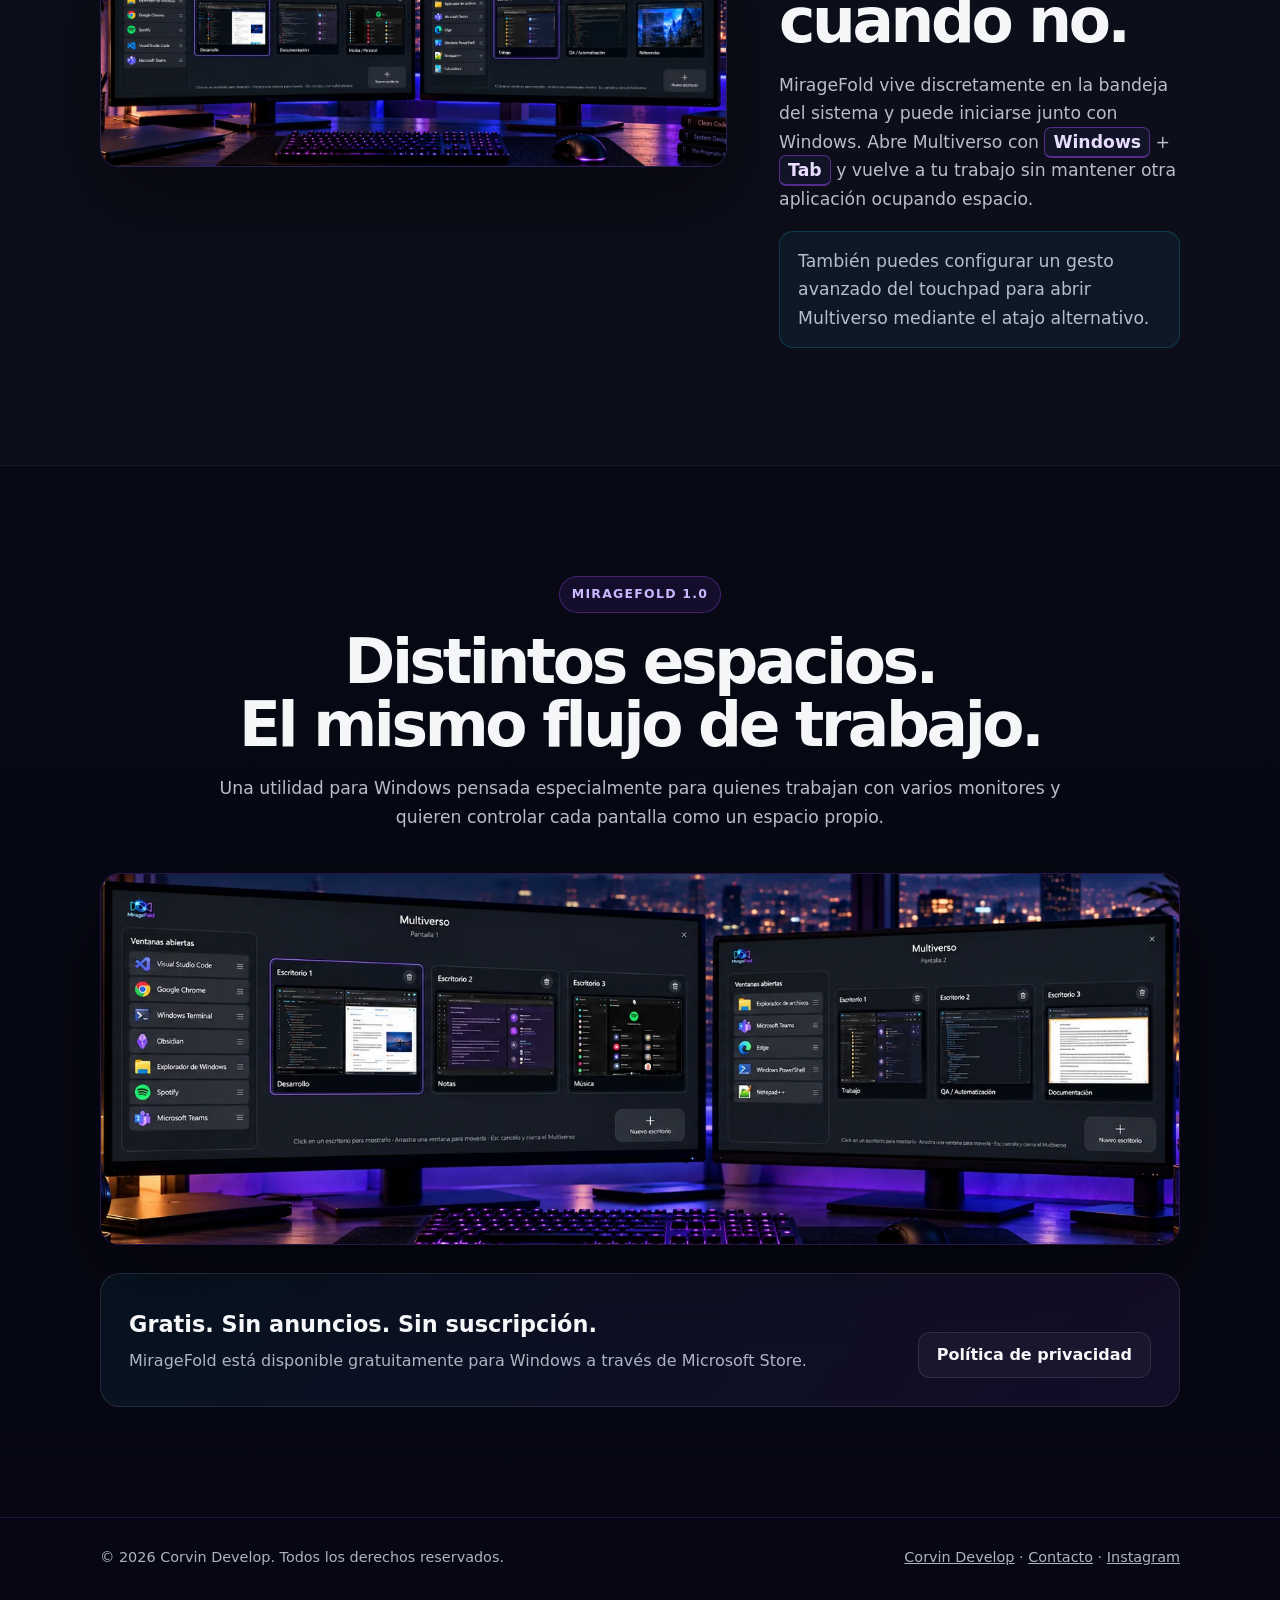
<file: miragefold/index.html>
<!doctype html>
<html lang="es">
<head>
  <meta charset="utf-8">
  <meta name="viewport" content="width=device-width, initial-scale=1">
  <meta name="description" content="MirageFold — espacios de trabajo independientes para cada monitor en Windows. Gratis, sin publicidad y sin suscripción.">
  <title>MirageFold · Corvin Develop</title>
  <link rel="stylesheet" href="../assets/css/styles.css">
  <script type="module" src="https://get.microsoft.com/badge/ms-store-badge.bundled.js"></script>
</head>
<body class="mirage-page">
<header class="mirage-header">
  <div class="wrap">
    <nav>
      <a class="brand" href="../">
        <img src="../assets/img/corvin-develop-horizontal.webp" alt="Corvin Develop">
      </a>
      <div class="navlinks">
        <a href="#funciones">Funciones</a>
        <a href="#multiverso">Multiverso</a>
        <a href="privacy/">Privacidad</a>
        <a href="mailto:contacto@corvindev.cc">Contacto</a>
      </div>
    </nav>
  </div>
</header>

<main>
  <section class="mirage-hero">
    <div class="wrap mirage-hero-grid">
      <div>
        <img class="mirage-wordmark" src="../assets/img/miragefold/logo.webp" alt="MirageFold">
        <span class="mirage-pill">Windows · Gratis · Sin publicidad · Sin suscripción</span>
        <h1>Cada monitor.<br><span>Sus propios espacios.</span></h1>
        <p class="lead">MirageFold permite que cada pantalla mantenga sus propios escritorios. Cambia de espacio en un monitor mientras los demás permanecen exactamente donde los necesitas.</p>
        <div class="actions">
          <a class="button mirage-primary" href="#funciones">Descubrir MirageFold</a>
          <ms-store-badge productid="9NDPG5FJS070" productname="MirageFold" window-mode="full" language="en" theme="light" animation="on"></ms-store-badge>
        </div>
        <p class="mirage-micro">Software propietario distribuido gratuitamente por Corvin Develop.</p>
      </div>
      <div class="mirage-glow-card">
        <img src="../assets/img/miragefold/monitores-web.webp" alt="MirageFold mostrando espacios independientes en dos monitores">
      </div>
    </div>
  </section>

  <section class="mirage-intro">
    <div class="wrap narrow center">
      <span class="mirage-kicker">Una forma distinta de trabajar en Windows</span>
      <h2>Tu escritorio ya no tiene por qué moverse como un bloque.</h2>
      <p>En Windows, cambiar de escritorio virtual afecta a todas las pantallas. MirageFold crea una capa de espacios de trabajo por monitor para que puedas mantener una referencia visible en una pantalla y cambiar de contexto únicamente en otra.</p>
      <blockquote>“Nació porque solo quería copiar un username desde Obsidian sin hacer desaparecer mi otro monitor.”</blockquote>
    </div>
  </section>

  <section id="funciones" class="mirage-feature">
    <div class="wrap feature-split">
      <div class="feature-copy">
        <span class="mirage-kicker">Escritorios independientes</span>
        <h2>Trabaja diferente en cada pantalla.</h2>
        <p>Cada monitor conserva su propio conjunto de escritorios. Navega entre ellos sin alterar lo que estás viendo en las otras pantallas y mantén cada contexto donde corresponde.</p>
        <ul class="mirage-list">
          <li>Escritorios independientes por monitor.</li>
          <li>Cantidad dinámica de espacios de trabajo.</li>
          <li>Posición, tamaño y estado de tus ventanas preservados.</li>
          <li>Navegación rápida siguiendo el orden visual de tus escritorios.</li>
        </ul>
      </div>
      <img class="feature-image" src="../assets/img/miragefold/escritorios-web.webp" alt="Escritorios independientes de MirageFold">
    </div>
  </section>

  <section id="multiverso" class="mirage-feature alt">
    <div class="wrap feature-split reverse">
      <div class="feature-copy">
        <span class="mirage-kicker">Multiverso</span>
        <h2>Todos tus espacios, en una sola vista.</h2>
        <p>Abre Multiverso para ver los escritorios de cada pantalla, sus ventanas y su organización. Crea, elimina, reordena o cambia de espacio sin perder de vista tu flujo de trabajo.</p>
        <div class="mini-grid">
          <div><strong>Organiza</strong><span>Crea y reordena escritorios.</span></div>
          <div><strong>Encuentra</strong><span>Localiza rápidamente una ventana abierta.</span></div>
          <div><strong>Mueve</strong><span>Traslada ventanas o escritorios completos.</span></div>
          <div><strong>Continúa</strong><span>Vuelve exactamente al contexto que necesitas.</span></div>
        </div>
      </div>
      <img class="feature-image" src="../assets/img/miragefold/multiverso-web.webp" alt="Vista Multiverso de MirageFold">
    </div>
  </section>

  <section class="mirage-feature">
    <div class="wrap feature-split">
      <div class="feature-copy">
        <span class="mirage-kicker">Drag & drop</span>
        <h2>Arrastra. Mueve. Continúa.</h2>
        <p>Mueve una ventana de un escritorio a otro o llévala a otra pantalla directamente desde Multiverso. También puedes trasladar escritorios completos conservando sus ventanas y su organización.</p>
        <p class="feature-note">MirageFold se encarga del cambio de monitor y del estado de la ventana para que tú solo decidas dónde quieres trabajar.</p>
      </div>
      <img class="feature-image" src="../assets/img/miragefold/drag-web.webp" alt="Movimiento de ventanas entre escritorios y monitores con MirageFold">
    </div>
  </section>

  <section class="mirage-feature alt">
    <div class="wrap feature-split reverse">
      <div class="feature-copy">
        <span class="mirage-kicker">Siempre disponible</span>
        <h2>Está cuando lo necesitas. Desaparece cuando no.</h2>
        <p>MirageFold vive discretamente en la bandeja del sistema y puede iniciarse junto con Windows. Abre Multiverso con <kbd>Windows</kbd> + <kbd>Tab</kbd> y vuelve a tu trabajo sin mantener otra aplicación ocupando espacio.</p>
        <p class="feature-note">También puedes configurar un gesto avanzado del touchpad para abrir Multiverso mediante el atajo alternativo.</p>
      </div>
      <img class="feature-image" src="../assets/img/miragefold/tray-web.webp" alt="MirageFold en la bandeja del sistema y acceso a Multiverso">
    </div>
  </section>

  <section class="mirage-gallery">
    <div class="wrap">
      <div class="gallery-heading">
        <span class="mirage-kicker">MirageFold 1.0</span>
        <h2>Distintos espacios.<br>El mismo flujo de trabajo.</h2>
        <p>Una utilidad para Windows pensada especialmente para quienes trabajan con varios monitores y quieren controlar cada pantalla como un espacio propio.</p>
      </div>
      <img class="gallery-hero" src="../assets/img/miragefold/base-web.webp" alt="MirageFold, espacios de trabajo independientes para cada monitor">
      <div class="mirage-cta">
        <div>
          <h3>Gratis. Sin anuncios. Sin suscripción.</h3>
          <p>MirageFold está disponible gratuitamente para Windows a través de Microsoft Store.</p>
        </div>
        <div class="actions">
          <ms-store-badge productid="9NDPG5FJS070" productname="MirageFold" window-mode="full" language="en" theme="light" animation="on"></ms-store-badge>
          <a class="button secondary" href="privacy/">Política de privacidad</a>
        </div>
      </div>
    </div>
  </section>
</main>

<footer class="mirage-footer">
  <div class="wrap footer-row">
    <span>© 2026 Corvin Develop. Todos los derechos reservados.</span>
    <span><a href="../">Corvin Develop</a> · <a href="mailto:contacto@corvindev.cc">Contacto</a> · <a href="https://www.instagram.com/corvindev/" target="_blank" rel="noopener noreferrer">Instagram</a></span>
  </div>
</footer>
</body>
</html>
</file>
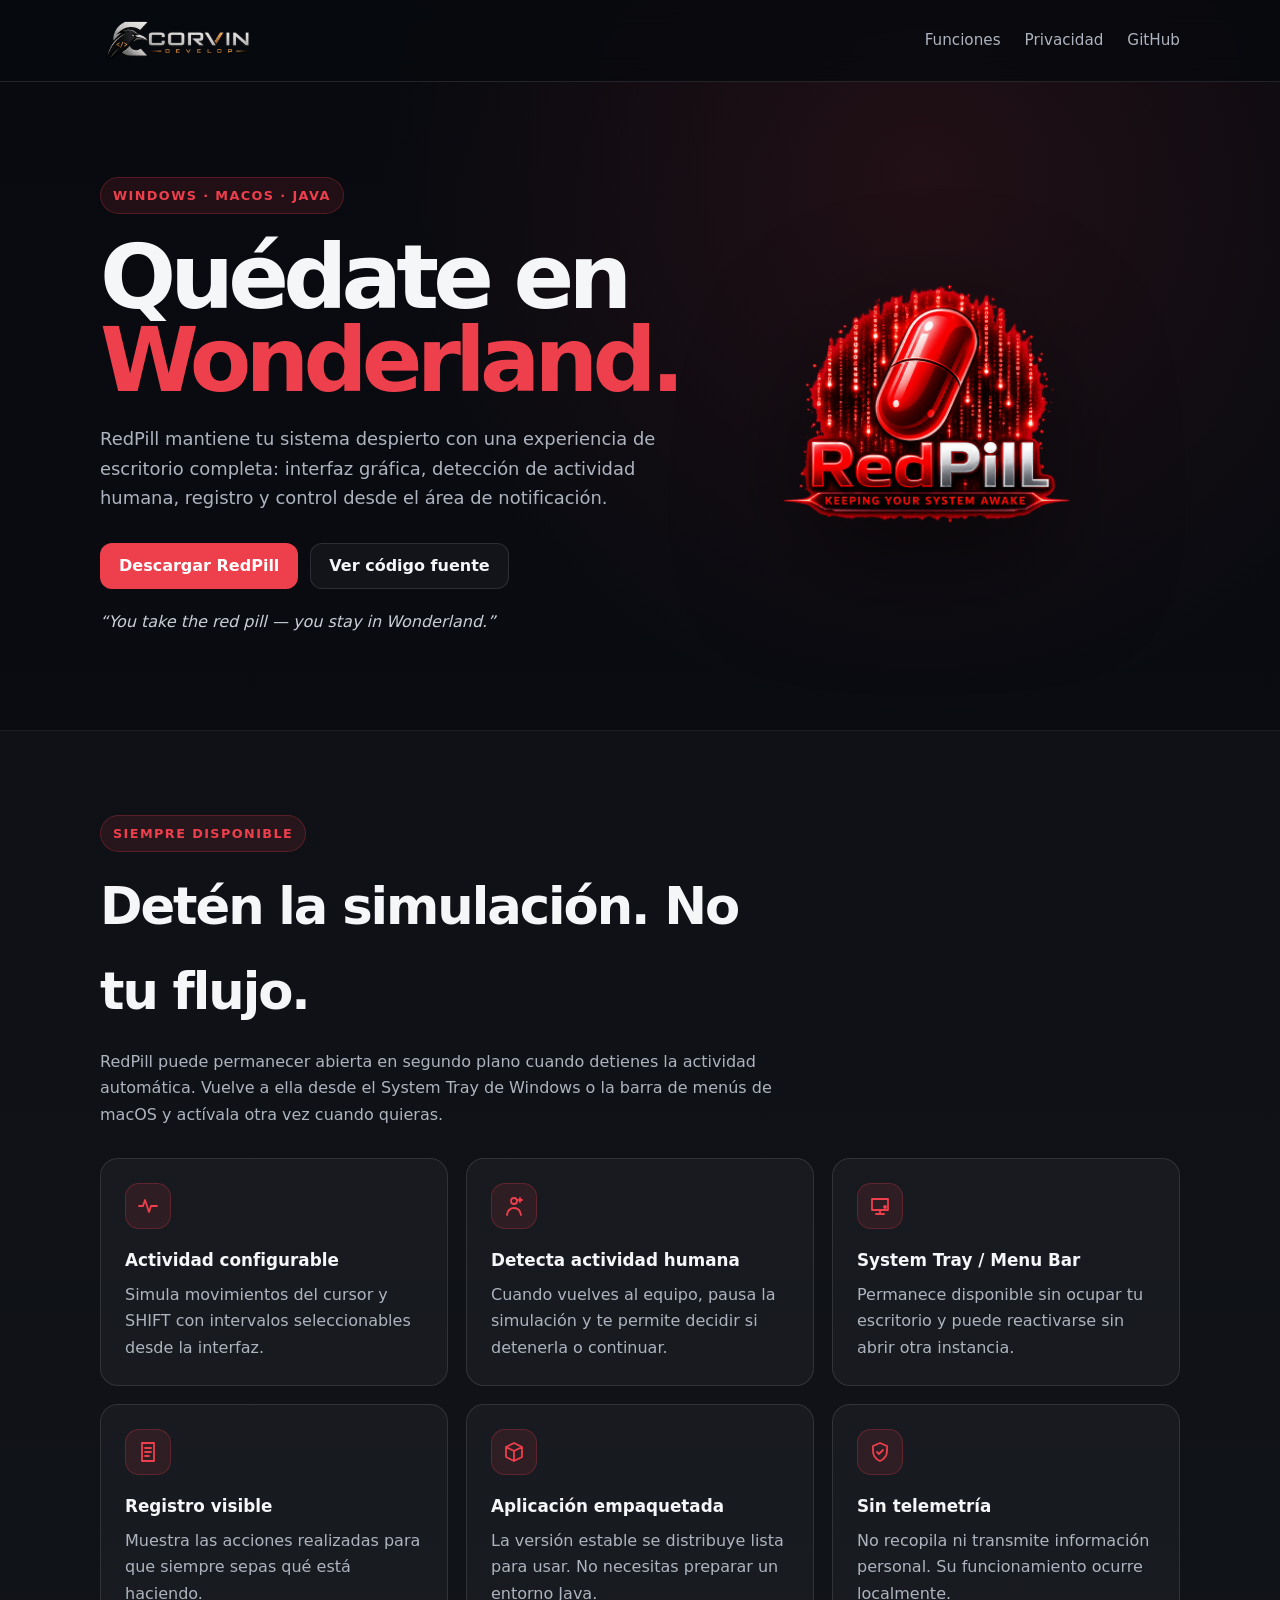
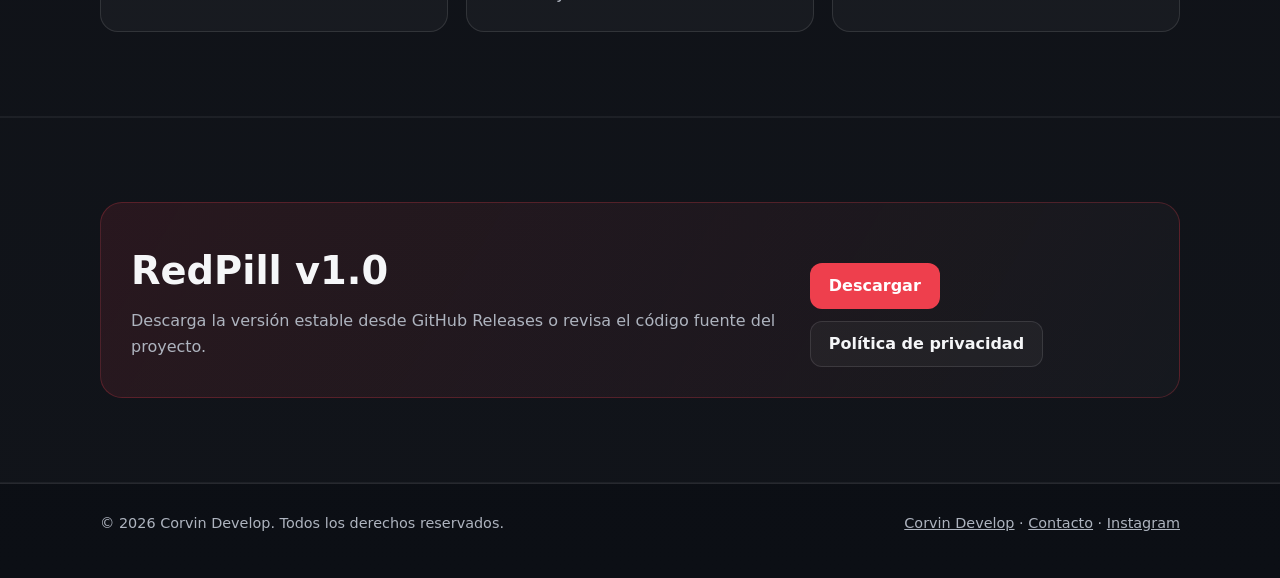
<file: redpill/index.html>
<!doctype html><html lang="es"><head><meta charset="utf-8"><meta name="viewport" content="width=device-width, initial-scale=1"><meta name="description" content="RedPill — aplicación de escritorio para mantener el sistema despierto con interfaz, detección de actividad y control desde el área de notificación."><title>RedPill · Corvin Develop</title><link rel="stylesheet" href="../assets/css/styles.css"></head>
<body class="pill-page red"><header class="pill-header"><div class="wrap"><nav><a class="brand" href="../"><img src="../assets/img/corvin-develop-horizontal.webp" alt="Corvin Develop"></a><div class="navlinks"><a href="#funciones">Funciones</a><a href="privacy/">Privacidad</a><a href="https://github.com/scuitinob/redpill" target="_blank" rel="noopener noreferrer">GitHub</a></div></nav></div></header>
<main><div class="wrap pill-hero"><div><span class="pill-kicker">Windows · macOS · Java</span><h1>Quédate en<br><span>Wonderland.</span></h1><p class="lead">RedPill mantiene tu sistema despierto con una experiencia de escritorio completa: interfaz gráfica, detección de actividad humana, registro y control desde el área de notificación.</p><div class="actions"><a class="button pill-primary" href="https://github.com/scuitinob/redpill/releases/latest" target="_blank" rel="noopener noreferrer">Descargar RedPill</a><a class="button secondary" href="https://github.com/scuitinob/redpill" target="_blank" rel="noopener noreferrer">Ver código fuente</a></div><p class="pill-quote">“You take the red pill — you stay in Wonderland.”</p></div><div class="pill-hero-logo"><img src="../assets/img/redpill/logo.webp" alt="RedPill"></div></div>
<section id="funciones" class="pill-section alt"><div class="wrap"><div class="pill-section-head"><span class="pill-kicker">Siempre disponible</span><h2>Detén la simulación. No tu flujo.</h2><p>RedPill puede permanecer abierta en segundo plano cuando detienes la actividad automática. Vuelve a ella desde el System Tray de Windows o la barra de menús de macOS y actívala otra vez cuando quieras.</p></div><div class="pill-feature-grid"><div class="pill-feature"><div class="pill-feature-icon"><svg viewBox="0 0 24 24" aria-hidden="true"><path d="M3 12h4l2-6 4 12 2-6h6"/></svg></div><strong>Actividad configurable</strong><span>Simula movimientos del cursor y SHIFT con intervalos seleccionables desde la interfaz.</span></div><div class="pill-feature"><div class="pill-feature-icon"><svg viewBox="0 0 24 24" aria-hidden="true"><circle cx="12" cy="7" r="3"/><path d="M5 21c.7-4.4 3-7 7-7s6.3 2.6 7 7"/><path d="M18 4v4M16 6h4"/></svg></div><strong>Detecta actividad humana</strong><span>Cuando vuelves al equipo, pausa la simulación y te permite decidir si detenerla o continuar.</span></div><div class="pill-feature"><div class="pill-feature-icon"><svg viewBox="0 0 24 24" aria-hidden="true"><path d="M4 5h16v11H4z"/><path d="M8 20h8M12 16v4"/><circle cx="17" cy="13" r="1"/></svg></div><strong>System Tray / Menu Bar</strong><span>Permanece disponible sin ocupar tu escritorio y puede reactivarse sin abrir otra instancia.</span></div><div class="pill-feature"><div class="pill-feature-icon"><svg viewBox="0 0 24 24" aria-hidden="true"><path d="M6 3h12v18H6z"/><path d="M9 8h6M9 12h6M9 16h4"/></svg></div><strong>Registro visible</strong><span>Muestra las acciones realizadas para que siempre sepas qué está haciendo.</span></div><div class="pill-feature"><div class="pill-feature-icon"><svg viewBox="0 0 24 24" aria-hidden="true"><path d="M4 7l8-4 8 4-8 4-8-4zM4 7v10l8 4 8-4V7M12 11v10"/></svg></div><strong>Aplicación empaquetada</strong><span>La versión estable se distribuye lista para usar. No necesitas preparar un entorno Java.</span></div><div class="pill-feature"><div class="pill-feature-icon"><svg viewBox="0 0 24 24" aria-hidden="true"><path d="M12 3l7 3v5c0 4.7-2.8 8.1-7 10-4.2-1.9-7-5.3-7-10V6l7-3z"/><path d="M9 12l2 2 4-4"/></svg></div><strong>Sin telemetría</strong><span>No recopila ni transmite información personal. Su funcionamiento ocurre localmente.</span></div></div></div></section>
<section class="pill-section alt"><div class="wrap"><div class="pill-cta"><div><h2>RedPill v1.0</h2><p>Descarga la versión estable desde GitHub Releases o revisa el código fuente del proyecto.</p></div><div class="actions"><a class="button pill-primary" href="https://github.com/scuitinob/redpill/releases/latest" target="_blank" rel="noopener noreferrer">Descargar</a><a class="button secondary" href="privacy/">Política de privacidad</a></div></div></div></section></main>
<footer><div class="wrap footer-row"><span>© 2026 Corvin Develop. Todos los derechos reservados.</span><span><a href="../">Corvin Develop</a> · <a href="mailto:contacto@corvindev.cc">Contacto</a> · <a href="https://www.instagram.com/corvindev/" target="_blank" rel="noopener noreferrer">Instagram</a></span></div></footer></body></html>
</file>
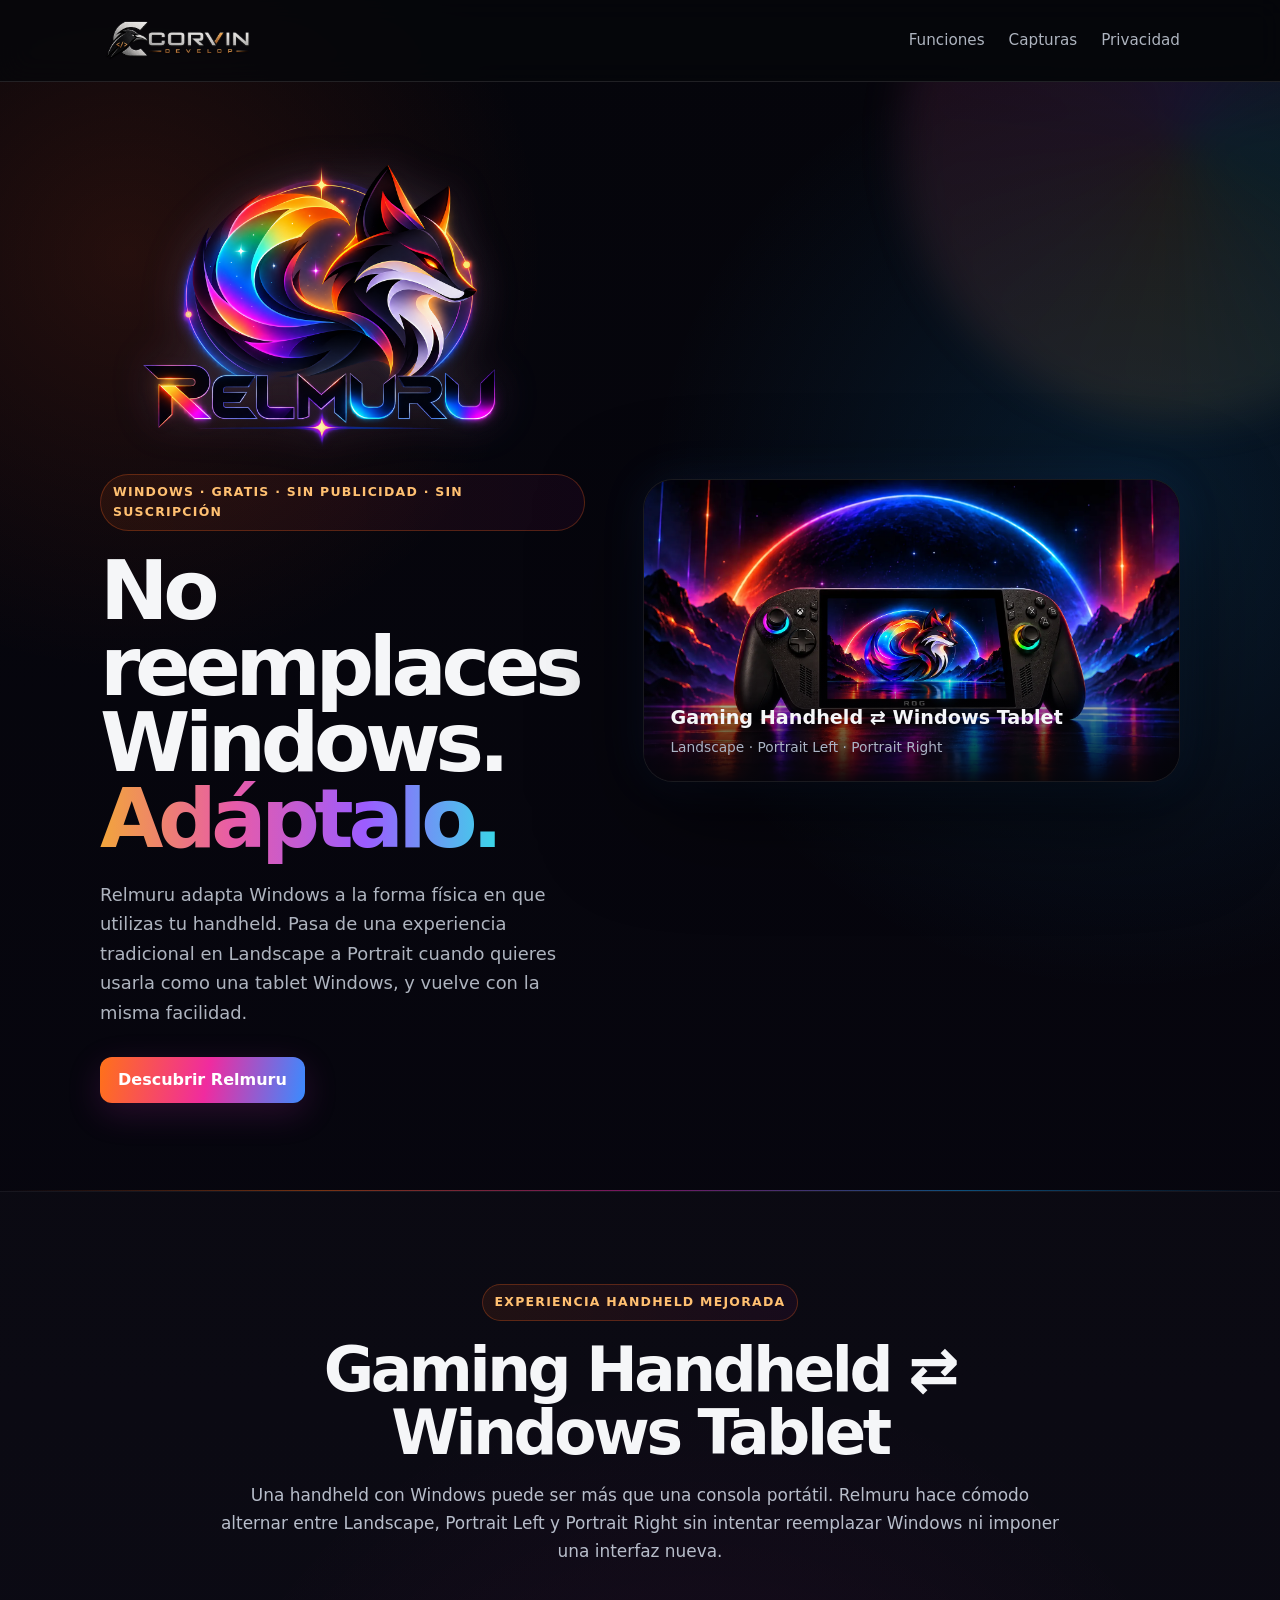
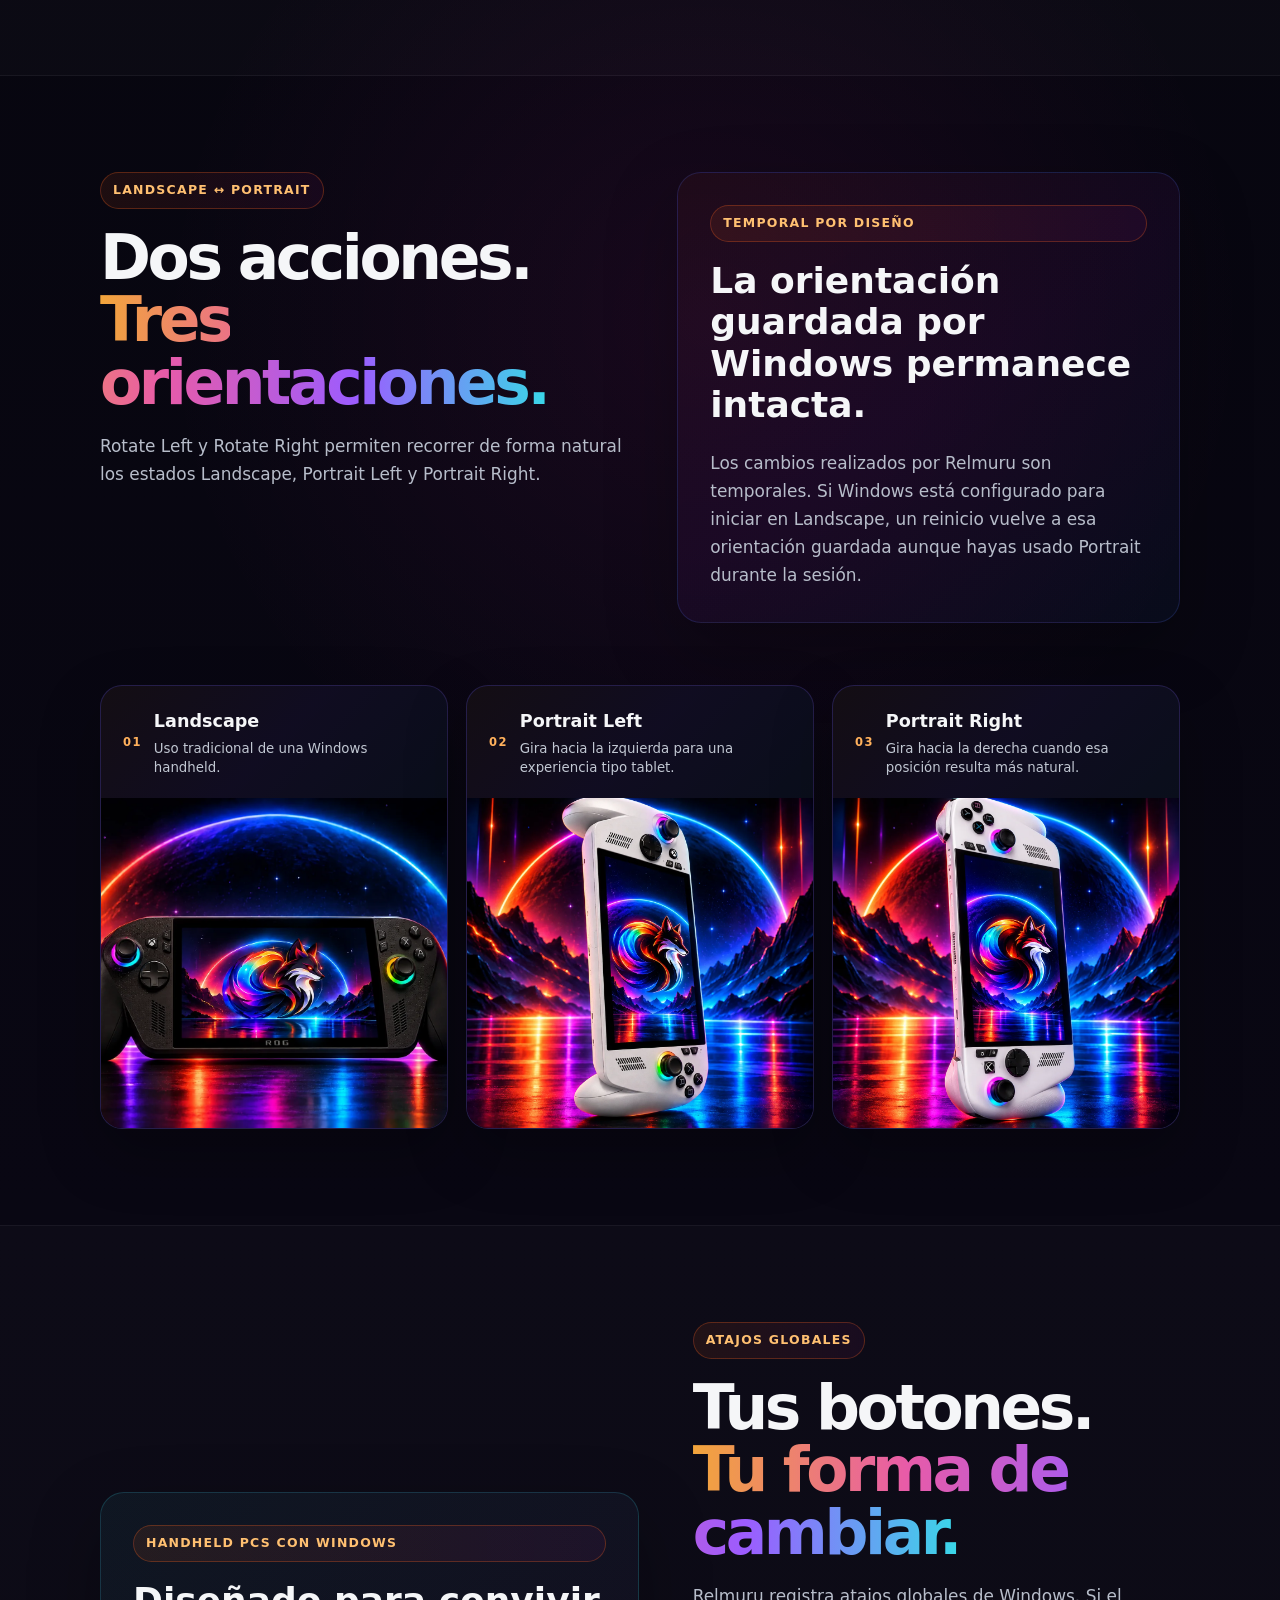
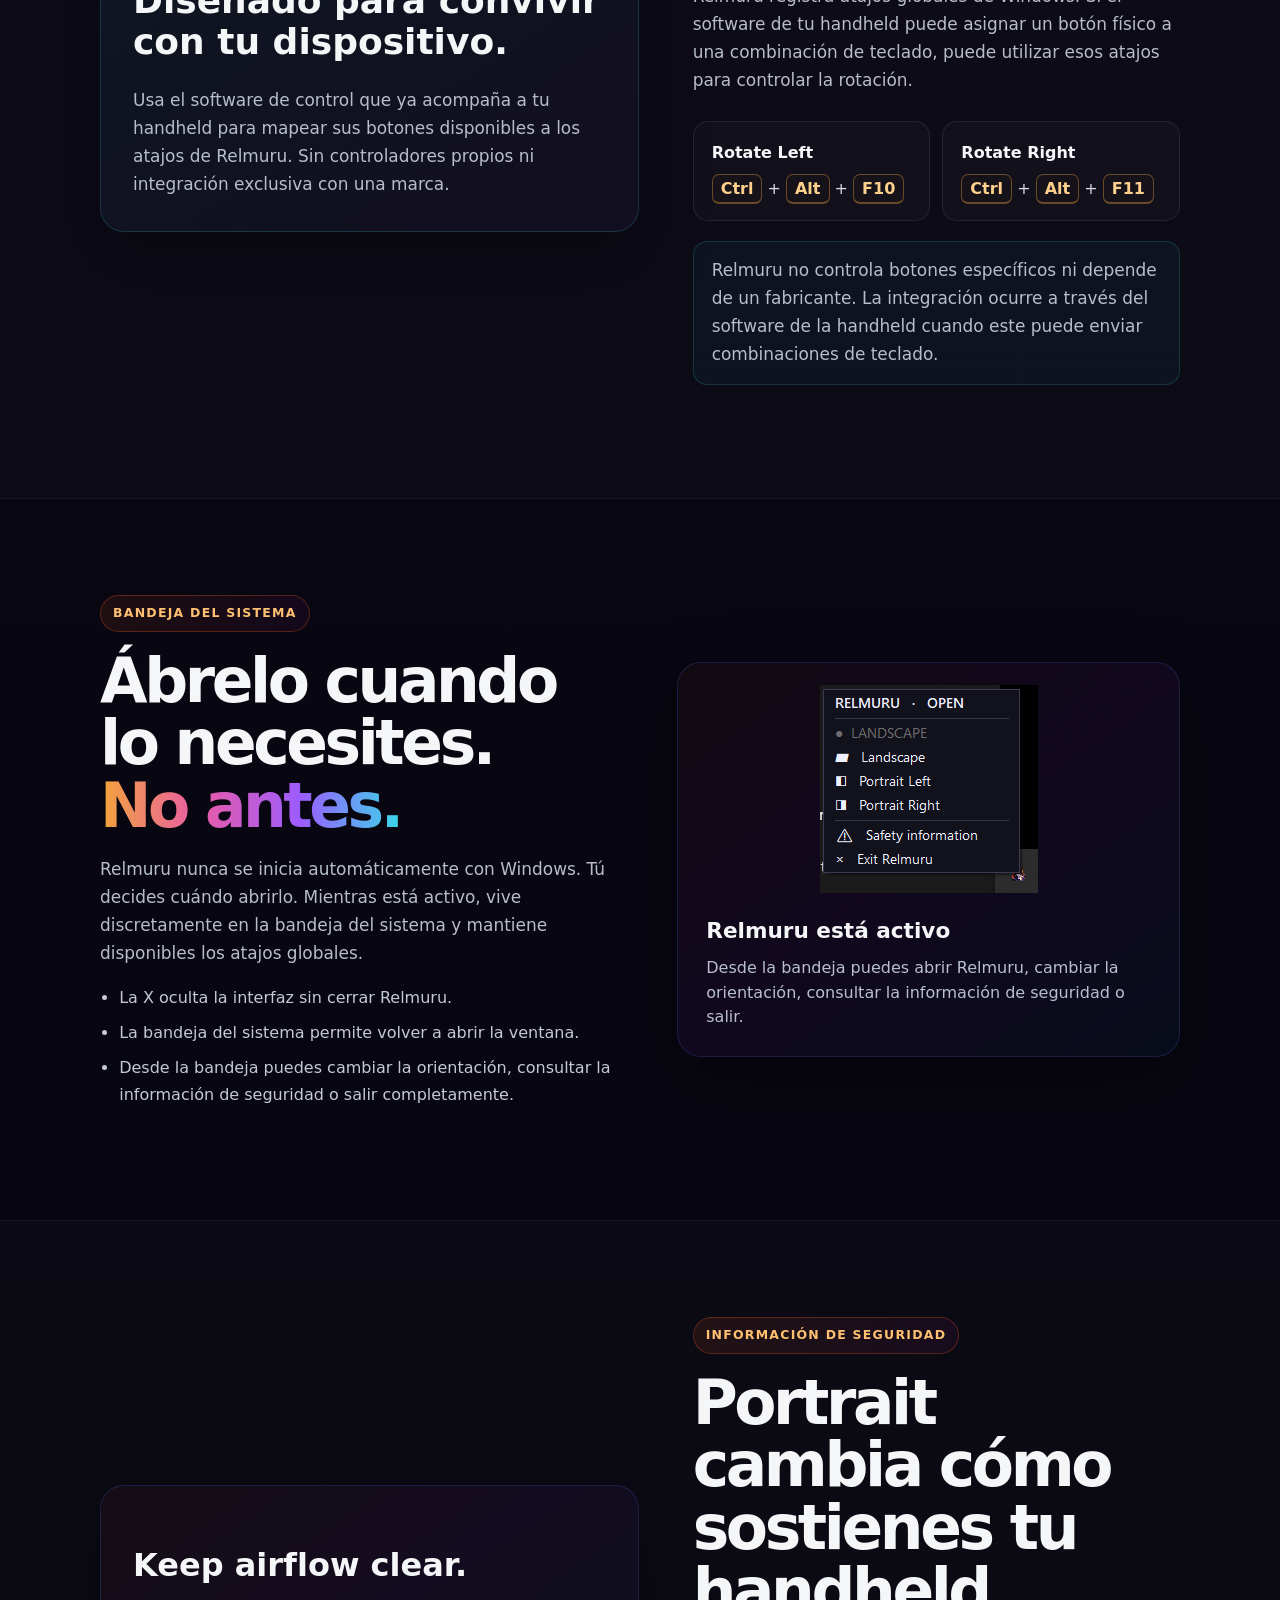
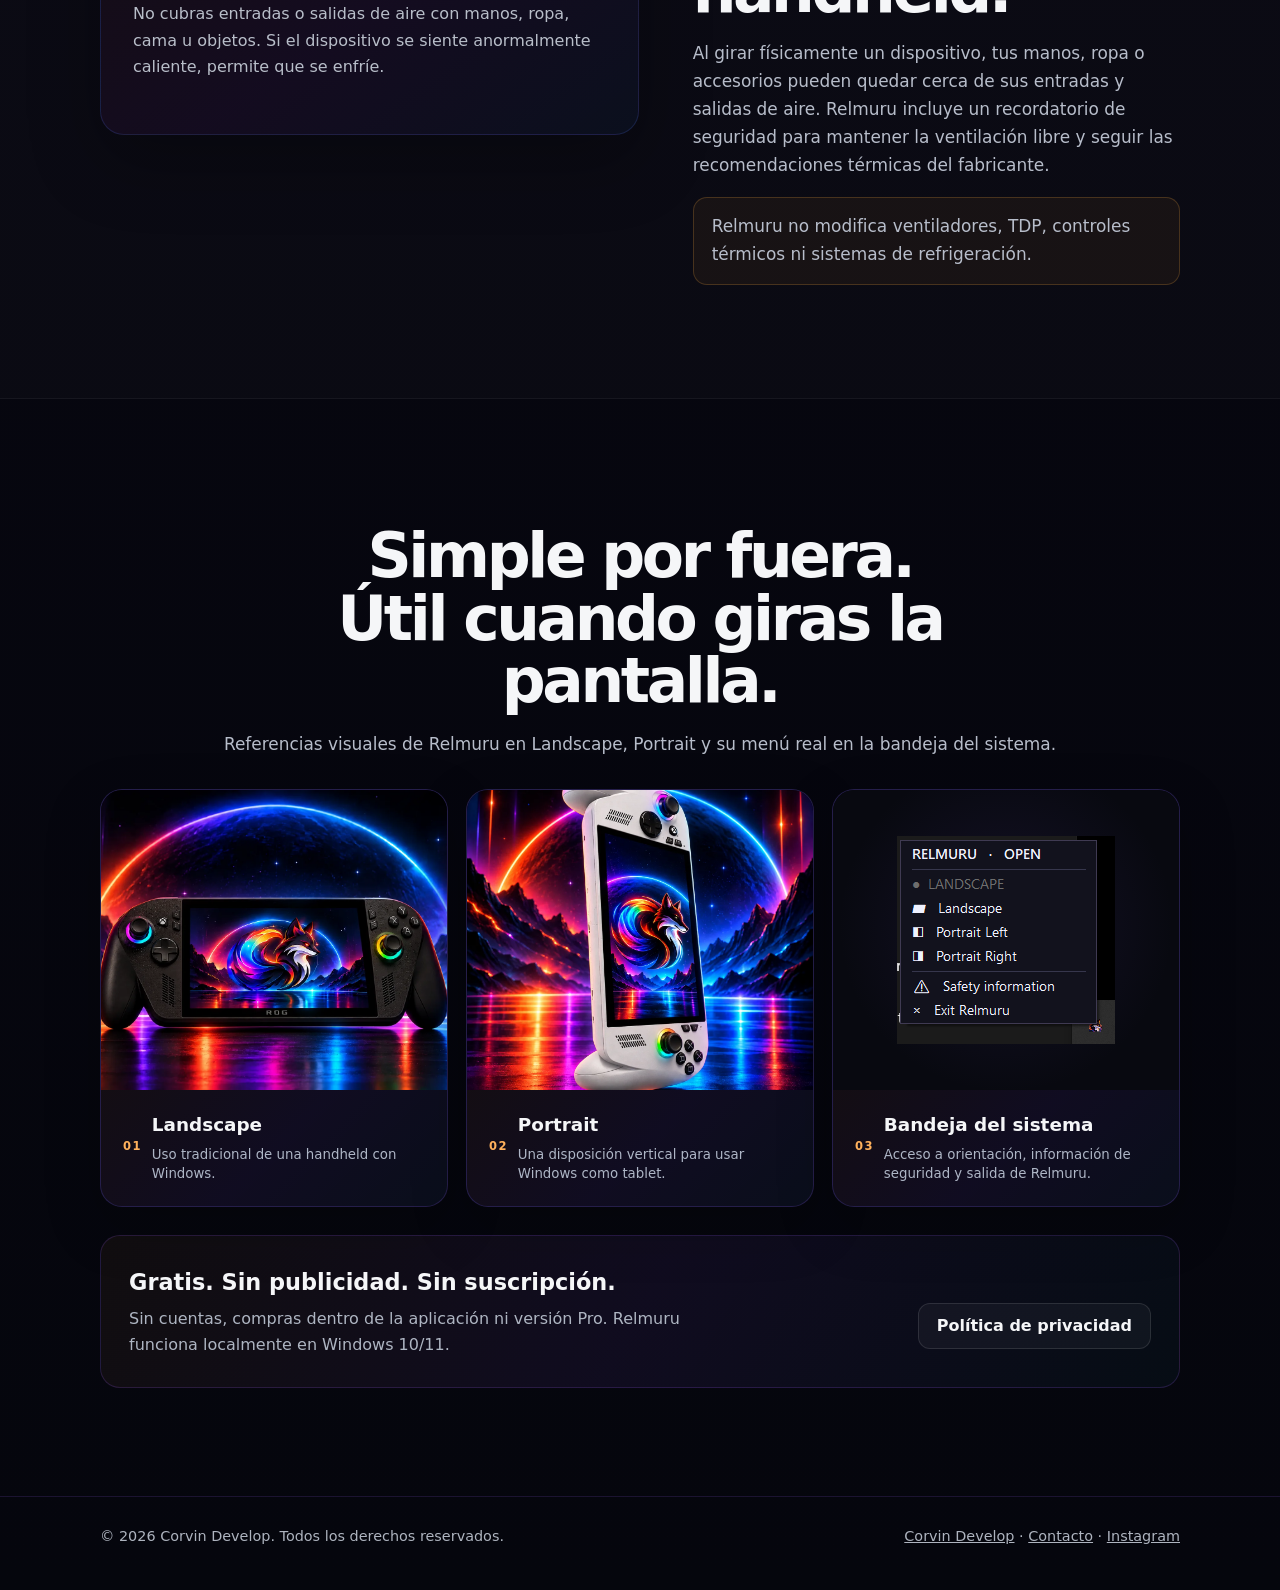
<file: relmuru/index.html>
<!doctype html>
<html lang="es">
<head>
  <meta charset="utf-8">
  <meta name="viewport" content="width=device-width, initial-scale=1">
  <meta name="description" content="Relmuru — experiencia handheld mejorada. Cambia temporalmente entre Landscape y Portrait en handheld PCs con Windows mediante controles simples y atajos globales.">
  <title>Relmuru · Corvin Develop</title>
  <link rel="stylesheet" href="../assets/css/styles.css">
  <script type="module" src="https://get.microsoft.com/badge/ms-store-badge.bundled.js"></script>
</head>
<body class="relmuru-page">
<header class="relmuru-header">
  <div class="wrap">
    <nav>
      <a class="brand" href="../"><img src="../assets/img/corvin-develop-horizontal.webp" alt="Corvin Develop"></a>
      <div class="navlinks">
        <a href="#funciones">Funciones</a>
        <a href="#screenshots">Capturas</a>
        <a href="privacy/">Privacidad</a>
      </div>
    </nav>
  </div>
</header>

<main>
  <section class="relmuru-hero">
    <div class="wrap relmuru-hero-grid">
      <div>
        <div class="relmuru-brand-lockup">
          <img class="relmuru-logo" src="../assets/img/relmuru/logo.webp" alt="Relmuru">
        </div>
        <span class="relmuru-pill">Windows · Gratis · Sin publicidad · Sin suscripción</span>
        <h1>No reemplaces Windows.<br><span>Adáptalo.</span></h1>
        <p class="lead">Relmuru adapta Windows a la forma física en que utilizas tu handheld. Pasa de una experiencia tradicional en Landscape a Portrait cuando quieres usarla como una tablet Windows, y vuelve con la misma facilidad.</p>
        <div class="actions">
          <a class="button relmuru-primary" href="#funciones">Descubrir Relmuru</a>
          <ms-store-badge productid="9NJBT32JCRT4" productname="Relmuru" window-mode="full" language="en" theme="light" animation="on"></ms-store-badge>
        </div>
      </div>

      <div class="relmuru-device-stage relmuru-hero-visual">
        <img src="../assets/img/relmuru/landscape.webp" alt="Windows handheld en orientación Landscape">
        <div class="relmuru-visual-caption">
          <strong>Gaming Handheld ⇄ Windows Tablet</strong>
          <span>Landscape · Portrait Left · Portrait Right</span>
        </div>
      </div>
    </div>
  </section>

  <section class="relmuru-intro">
    <div class="wrap narrow center">
      <span class="relmuru-kicker">Experiencia handheld mejorada</span>
      <h2>Gaming Handheld ⇄ Windows Tablet</h2>
      <p>Una handheld con Windows puede ser más que una consola portátil. Relmuru hace cómodo alternar entre Landscape, Portrait Left y Portrait Right sin intentar reemplazar Windows ni imponer una interfaz nueva.</p>
    </div>
  </section>

  <section id="funciones" class="relmuru-feature">
    <div class="wrap relmuru-feature-grid">
      <div class="feature-copy">
        <span class="relmuru-kicker">Landscape ↔ Portrait</span>
        <h2>Dos acciones.<br><span>Tres orientaciones.</span></h2>
        <p>Rotate Left y Rotate Right permiten recorrer de forma natural los estados Landscape, Portrait Left y Portrait Right.</p>
      </div>
      <div class="relmuru-info-card">
        <span class="relmuru-kicker">Temporal por diseño</span>
        <h3>La orientación guardada por Windows permanece intacta.</h3>
        <p>Los cambios realizados por Relmuru son temporales. Si Windows está configurado para iniciar en Landscape, un reinicio vuelve a esa orientación guardada aunque hayas usado Portrait durante la sesión.</p>
      </div>
      <div class="relmuru-orientation-showcase" aria-label="Orientaciones soportadas">
        <figure class="relmuru-orientation-card landscape-card">
          <div class="relmuru-orientation-copy"><span>01</span><div><strong>Landscape</strong><small>Uso tradicional de una Windows handheld.</small></div></div>
          <img src="../assets/img/relmuru/landscape.webp" alt="Handheld en Landscape">
        </figure>
        <figure class="relmuru-orientation-card portrait-card">
          <div class="relmuru-orientation-copy"><span>02</span><div><strong>Portrait Left</strong><small>Gira hacia la izquierda para una experiencia tipo tablet.</small></div></div>
          <img src="../assets/img/relmuru/portrait-left.webp" alt="Handheld en Portrait Left">
        </figure>
        <figure class="relmuru-orientation-card portrait-card">
          <div class="relmuru-orientation-copy"><span>03</span><div><strong>Portrait Right</strong><small>Gira hacia la derecha cuando esa posición resulta más natural.</small></div></div>
          <img src="../assets/img/relmuru/portrait-right.webp" alt="Handheld en Portrait Right">
        </figure>
      </div>
    </div>
  </section>

  <section class="relmuru-feature alt">
    <div class="wrap relmuru-feature-grid reverse">
      <div class="feature-copy">
        <span class="relmuru-kicker">Atajos globales</span>
        <h2>Tus botones.<br><span>Tu forma de cambiar.</span></h2>
        <p>Relmuru registra atajos globales de Windows. Si el software de tu handheld puede asignar un botón físico a una combinación de teclado, puede utilizar esos atajos para controlar la rotación.</p>
        <div class="hotkey-grid">
          <div><strong>Rotate Left</strong><span><kbd>Ctrl</kbd> + <kbd>Alt</kbd> + <kbd>F10</kbd></span></div>
          <div><strong>Rotate Right</strong><span><kbd>Ctrl</kbd> + <kbd>Alt</kbd> + <kbd>F11</kbd></span></div>
        </div>
        <p class="relmuru-note">Relmuru no controla botones específicos ni depende de un fabricante. La integración ocurre a través del software de la handheld cuando este puede enviar combinaciones de teclado.</p>
      </div>
      <div class="relmuru-info-card compact">
        <span class="relmuru-kicker">Handheld PCs con Windows</span>
        <h3>Diseñado para convivir con tu dispositivo.</h3>
        <p>Usa el software de control que ya acompaña a tu handheld para mapear sus botones disponibles a los atajos de Relmuru. Sin controladores propios ni integración exclusiva con una marca.</p>
      </div>
    </div>
  </section>

  <section class="relmuru-feature">
    <div class="wrap relmuru-feature-grid">
      <div class="feature-copy">
        <span class="relmuru-kicker">Bandeja del sistema</span>
        <h2>Ábrelo cuando lo necesites.<br><span>No antes.</span></h2>
        <p>Relmuru nunca se inicia automáticamente con Windows. Tú decides cuándo abrirlo. Mientras está activo, vive discretamente en la bandeja del sistema y mantiene disponibles los atajos globales.</p>
        <ul class="relmuru-list">
          <li>La X oculta la interfaz sin cerrar Relmuru.</li>
          <li>La bandeja del sistema permite volver a abrir la ventana.</li>
          <li>Desde la bandeja puedes cambiar la orientación, consultar la información de seguridad o salir completamente.</li>
        </ul>
      </div>
      <div class="relmuru-info-card tray-card tray-screenshot-card">
        <img src="../assets/img/relmuru/system-tray.webp" alt="Menú de Relmuru en la bandeja del sistema de Windows">
        <div class="tray-screenshot-copy">
          <strong>Relmuru está activo</strong>
          <span>Desde la bandeja puedes abrir Relmuru, cambiar la orientación, consultar la información de seguridad o salir.</span>
        </div>
      </div>
    </div>
  </section>

  <section class="relmuru-feature alt">
    <div class="wrap relmuru-feature-grid reverse">
      <div class="feature-copy">
        <span class="relmuru-kicker">Información de seguridad</span>
        <h2>Portrait cambia cómo sostienes tu handheld.</h2>
        <p>Al girar físicamente un dispositivo, tus manos, ropa o accesorios pueden quedar cerca de sus entradas y salidas de aire. Relmuru incluye un recordatorio de seguridad para mantener la ventilación libre y seguir las recomendaciones térmicas del fabricante.</p>
        <p class="relmuru-note safety">Relmuru no modifica ventiladores, TDP, controles térmicos ni sistemas de refrigeración.</p>
      </div>
      <div class="relmuru-safety-card">
        <strong>Keep airflow clear.</strong>
        <span>No cubras entradas o salidas de aire con manos, ropa, cama u objetos. Si el dispositivo se siente anormalmente caliente, permite que se enfríe.</span>
      </div>
    </div>
  </section>

  <section id="screenshots" class="relmuru-gallery">
    <div class="wrap">
      <div class="gallery-heading relmuru-gallery-heading">
        <h2>Simple por fuera.<br>Útil cuando giras la pantalla.</h2>
        <p>Referencias visuales de Relmuru en Landscape, Portrait y su menú real en la bandeja del sistema.</p>
      </div>
      <div class="relmuru-shot-grid">
        <figure class="relmuru-shot-card landscape-shot">
          <img src="../assets/img/relmuru/landscape.webp" alt="Handheld en orientación Landscape">
          <figcaption><span>01</span><strong>Landscape</strong><small>Uso tradicional de una handheld con Windows.</small></figcaption>
        </figure>
        <figure class="relmuru-shot-card portrait-shot">
          <img src="../assets/img/relmuru/portrait-left.webp" alt="Handheld en orientación Portrait">
          <figcaption><span>02</span><strong>Portrait</strong><small>Una disposición vertical para usar Windows como tablet.</small></figcaption>
        </figure>
        <figure class="relmuru-shot-card tray-shot">
          <div class="tray-shot-image"><img src="../assets/img/relmuru/system-tray.webp" alt="Menú real de Relmuru en la bandeja del sistema"></div>
          <figcaption><span>03</span><strong>Bandeja del sistema</strong><small>Acceso a orientación, información de seguridad y salida de Relmuru.</small></figcaption>
        </figure>
      </div>

      <div class="relmuru-cta">
        <div>
          <h3>Gratis. Sin publicidad. Sin suscripción.</h3>
          <p>Sin cuentas, compras dentro de la aplicación ni versión Pro. Relmuru funciona localmente en Windows 10/11.</p>
        </div>
        <div class="actions">
          <ms-store-badge productid="9NJBT32JCRT4" productname="Relmuru" window-mode="full" language="en" theme="light" animation="on"></ms-store-badge>
          <a class="button secondary" href="privacy/">Política de privacidad</a>
        </div>
      </div>
    </div>
  </section>
</main>

<footer class="relmuru-footer">
  <div class="wrap footer-row">
    <span>© 2026 Corvin Develop. Todos los derechos reservados.</span>
    <span><a href="../">Corvin Develop</a> · <a href="mailto:contacto@corvindev.cc">Contacto</a> · <a href="https://www.instagram.com/corvindev/" target="_blank" rel="noopener noreferrer">Instagram</a></span>
  </div>
</footer>
</body>
</html>
</file>
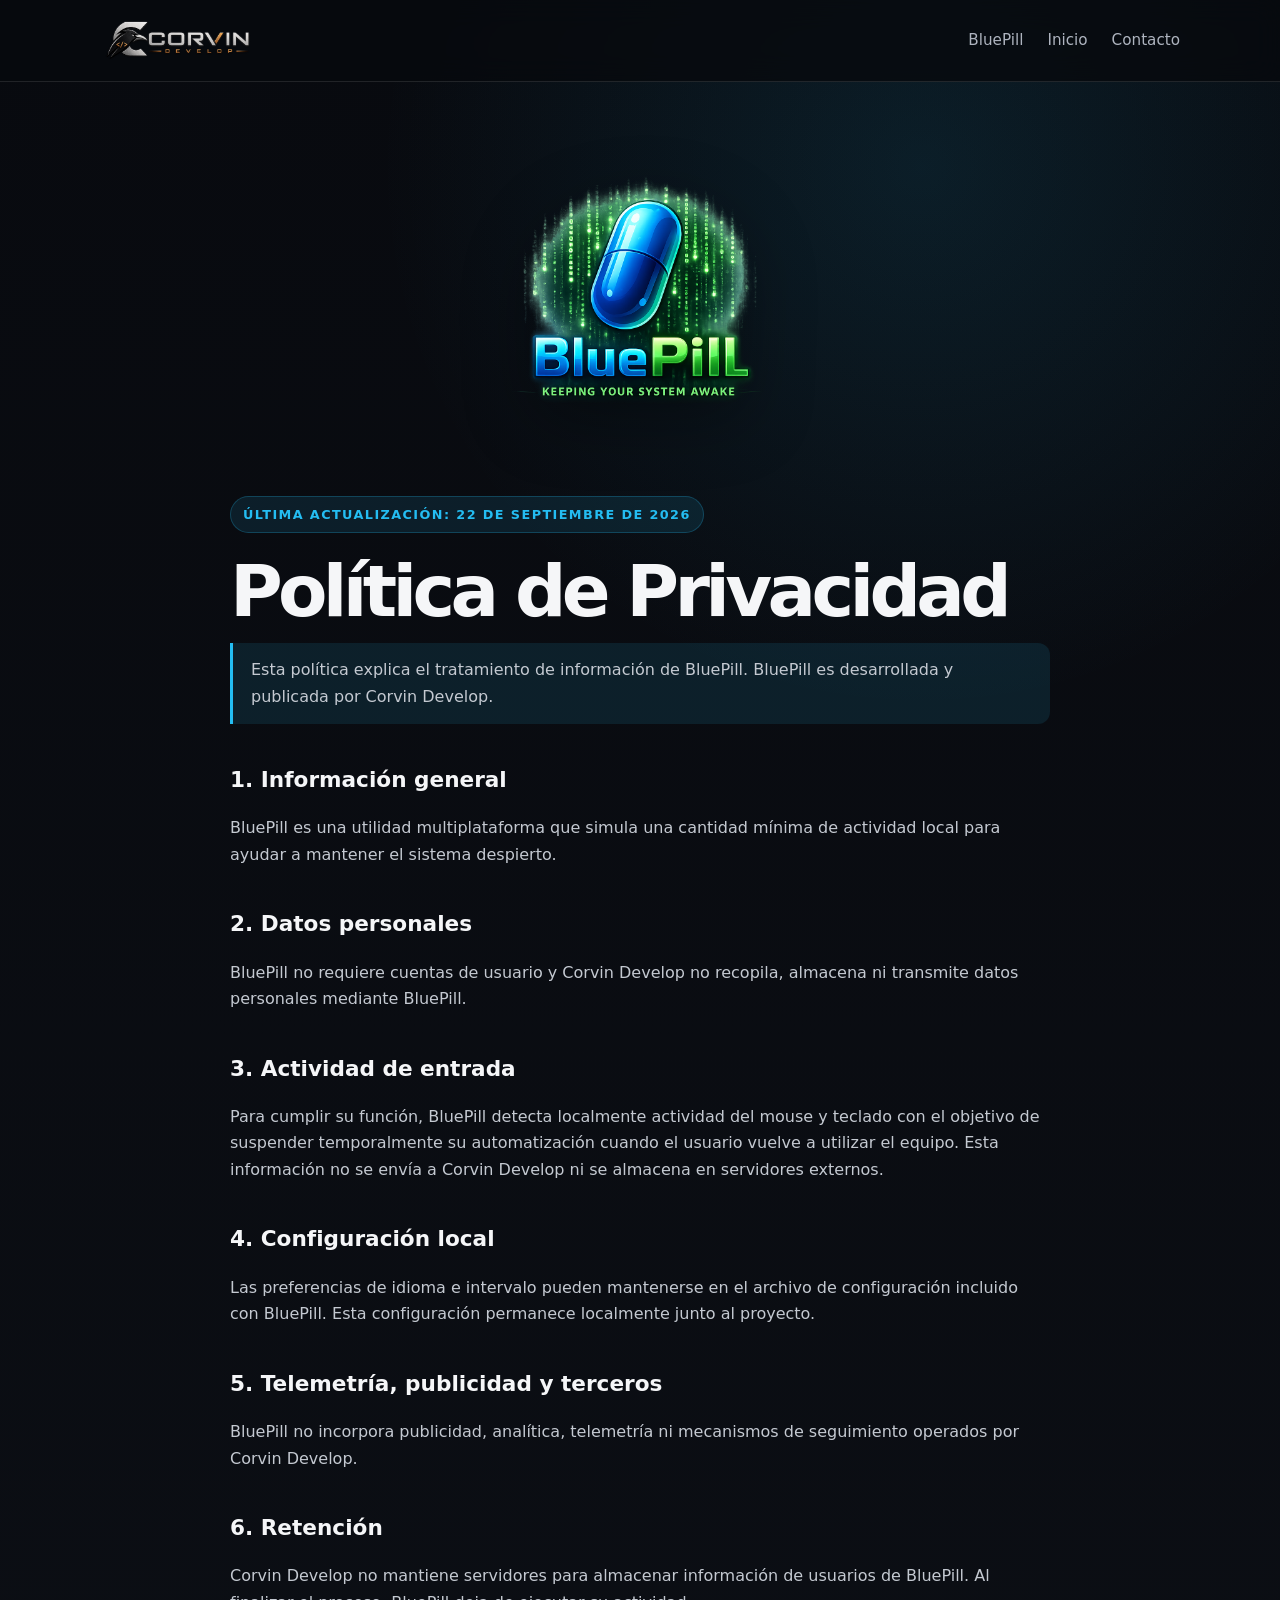
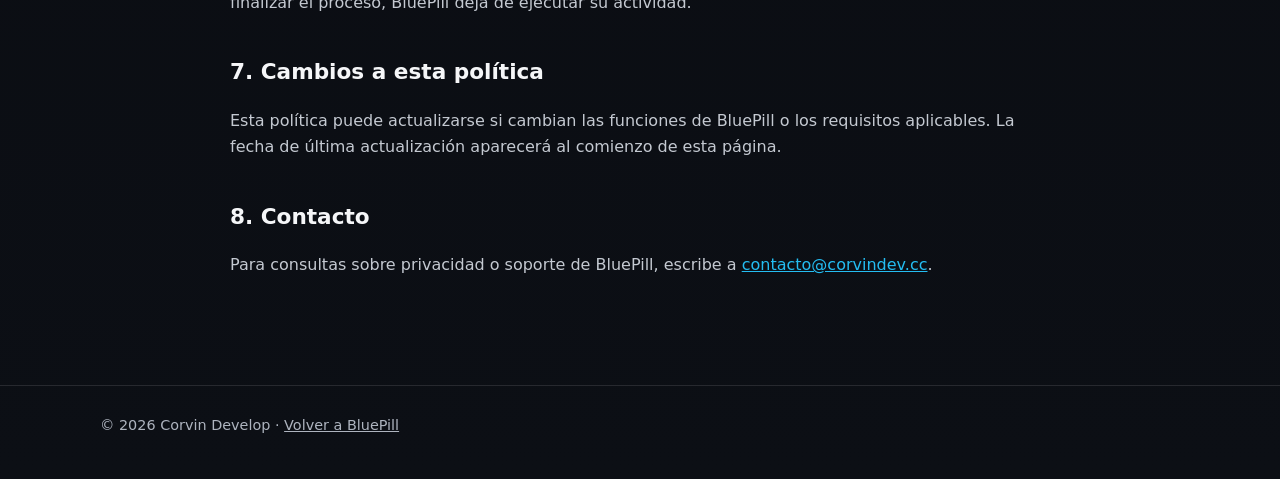
<file: bluepill/privacy/index.html>
<!doctype html><html lang="es"><head><meta charset="utf-8"><meta name="viewport" content="width=device-width, initial-scale=1"><meta name="description" content="Política de privacidad de BluePill, una utilidad de Corvin Develop."><title>Política de Privacidad · BluePill</title><link rel="stylesheet" href="../../assets/css/styles.css"></head><body class="pill-page"><header class="pill-header"><div class="wrap"><nav><a class="brand" href="../../"><img src="../../assets/img/corvin-develop-horizontal.webp" alt="Corvin Develop"></a><div class="navlinks"><a href="../">BluePill</a><a href="../../">Inicio</a><a href="mailto:contacto@corvindev.cc">Contacto</a></div></nav></div></header><main class="wrap legal pill-legal"><img class="legal-logo pill-legal-logo" src="../../assets/img/bluepill/logo.webp" alt="BluePill"><span class="pill-kicker">Última actualización: 22 de septiembre de 2026</span><h1>Política de Privacidad</h1><p class="notice pill-notice">Esta política explica el tratamiento de información de BluePill. BluePill es desarrollada y publicada por Corvin Develop.</p><h2>1. Información general</h2><p>BluePill es una utilidad multiplataforma que simula una cantidad mínima de actividad local para ayudar a mantener el sistema despierto.</p><h2>2. Datos personales</h2><p>BluePill no requiere cuentas de usuario y Corvin Develop no recopila, almacena ni transmite datos personales mediante BluePill.</p><h2>3. Actividad de entrada</h2><p>Para cumplir su función, BluePill detecta localmente actividad del mouse y teclado con el objetivo de suspender temporalmente su automatización cuando el usuario vuelve a utilizar el equipo. Esta información no se envía a Corvin Develop ni se almacena en servidores externos.</p><h2>4. Configuración local</h2><p>Las preferencias de idioma e intervalo pueden mantenerse en el archivo de configuración incluido con BluePill. Esta configuración permanece localmente junto al proyecto.</p><h2>5. Telemetría, publicidad y terceros</h2><p>BluePill no incorpora publicidad, analítica, telemetría ni mecanismos de seguimiento operados por Corvin Develop.</p><h2>6. Retención</h2><p>Corvin Develop no mantiene servidores para almacenar información de usuarios de BluePill. Al finalizar el proceso, BluePill deja de ejecutar su actividad.</p><h2>7. Cambios a esta política</h2><p>Esta política puede actualizarse si cambian las funciones de BluePill o los requisitos aplicables. La fecha de última actualización aparecerá al comienzo de esta página.</p><h2>8. Contacto</h2><p>Para consultas sobre privacidad o soporte de BluePill, escribe a <a href="mailto:contacto@corvindev.cc">contacto@corvindev.cc</a>.</p></main><footer><div class="wrap">© 2026 Corvin Develop · <a href="../">Volver a BluePill</a></div></footer></body></html>
</file>
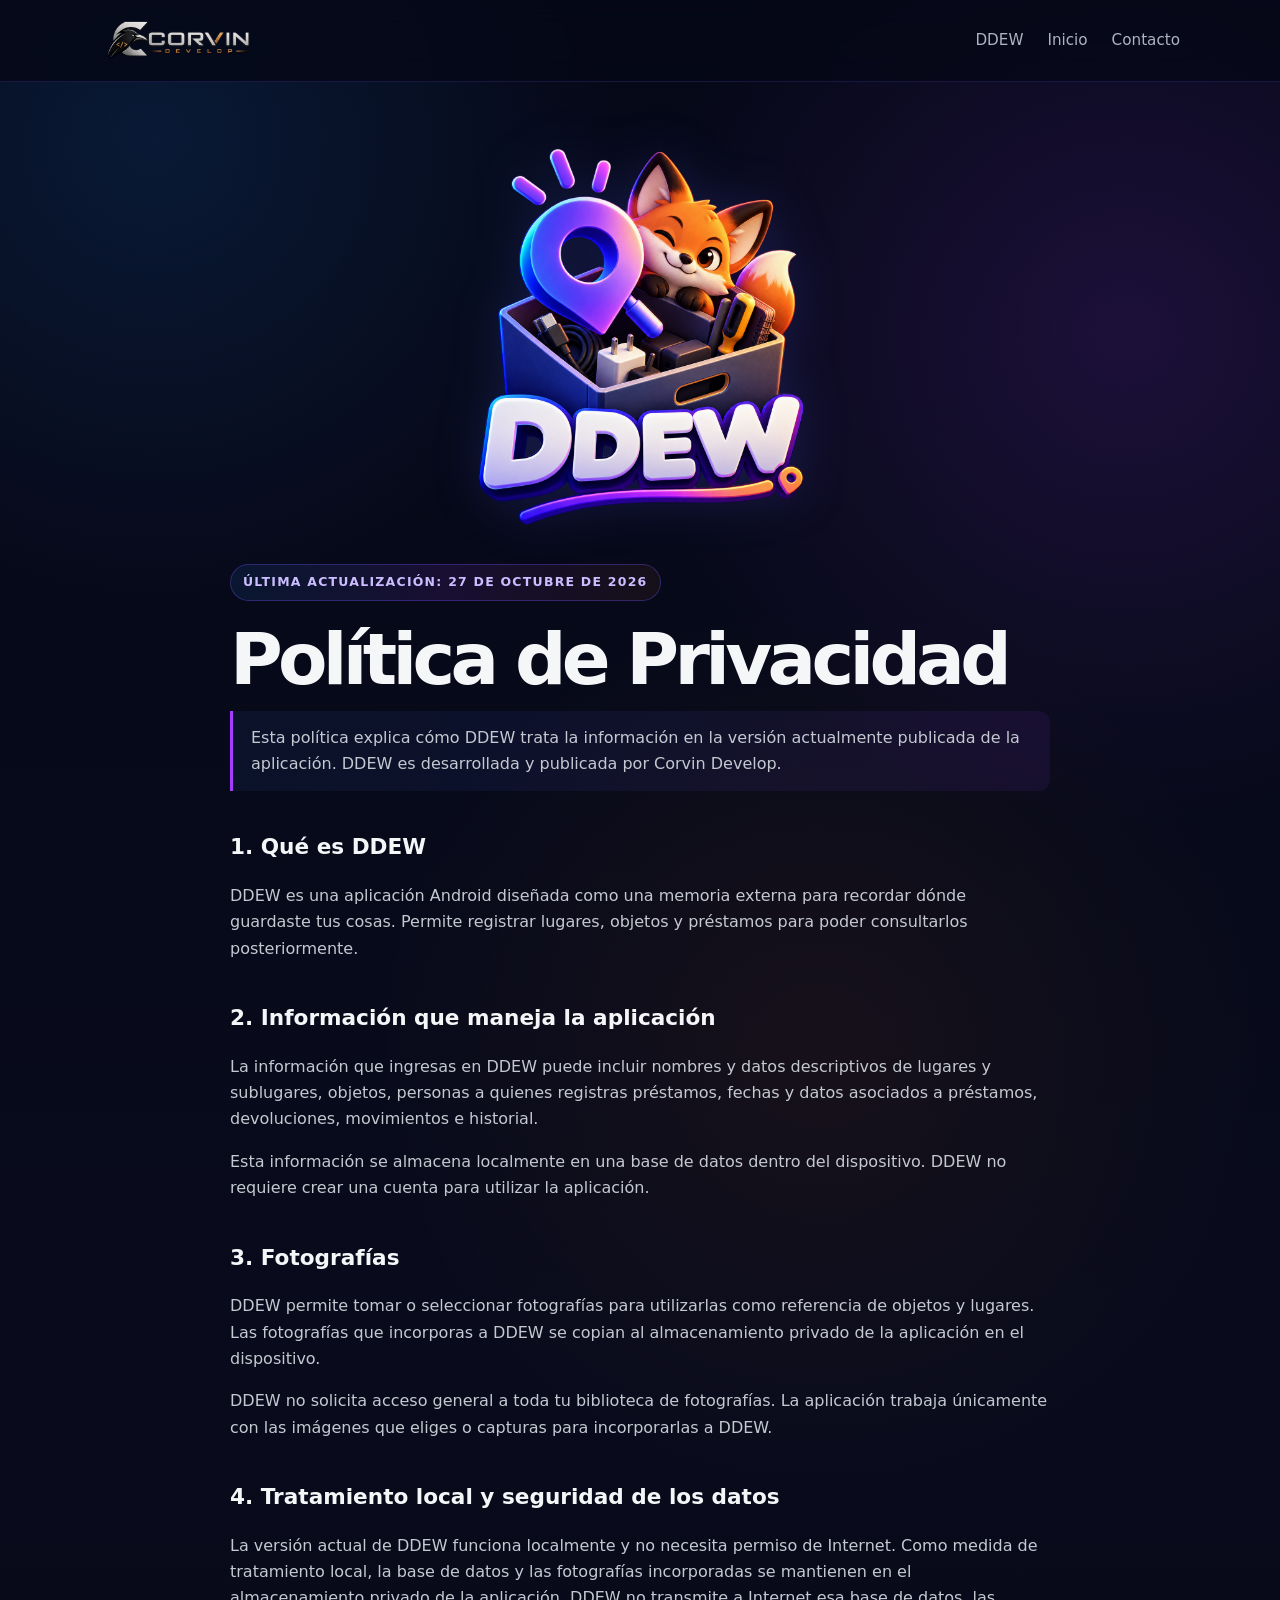
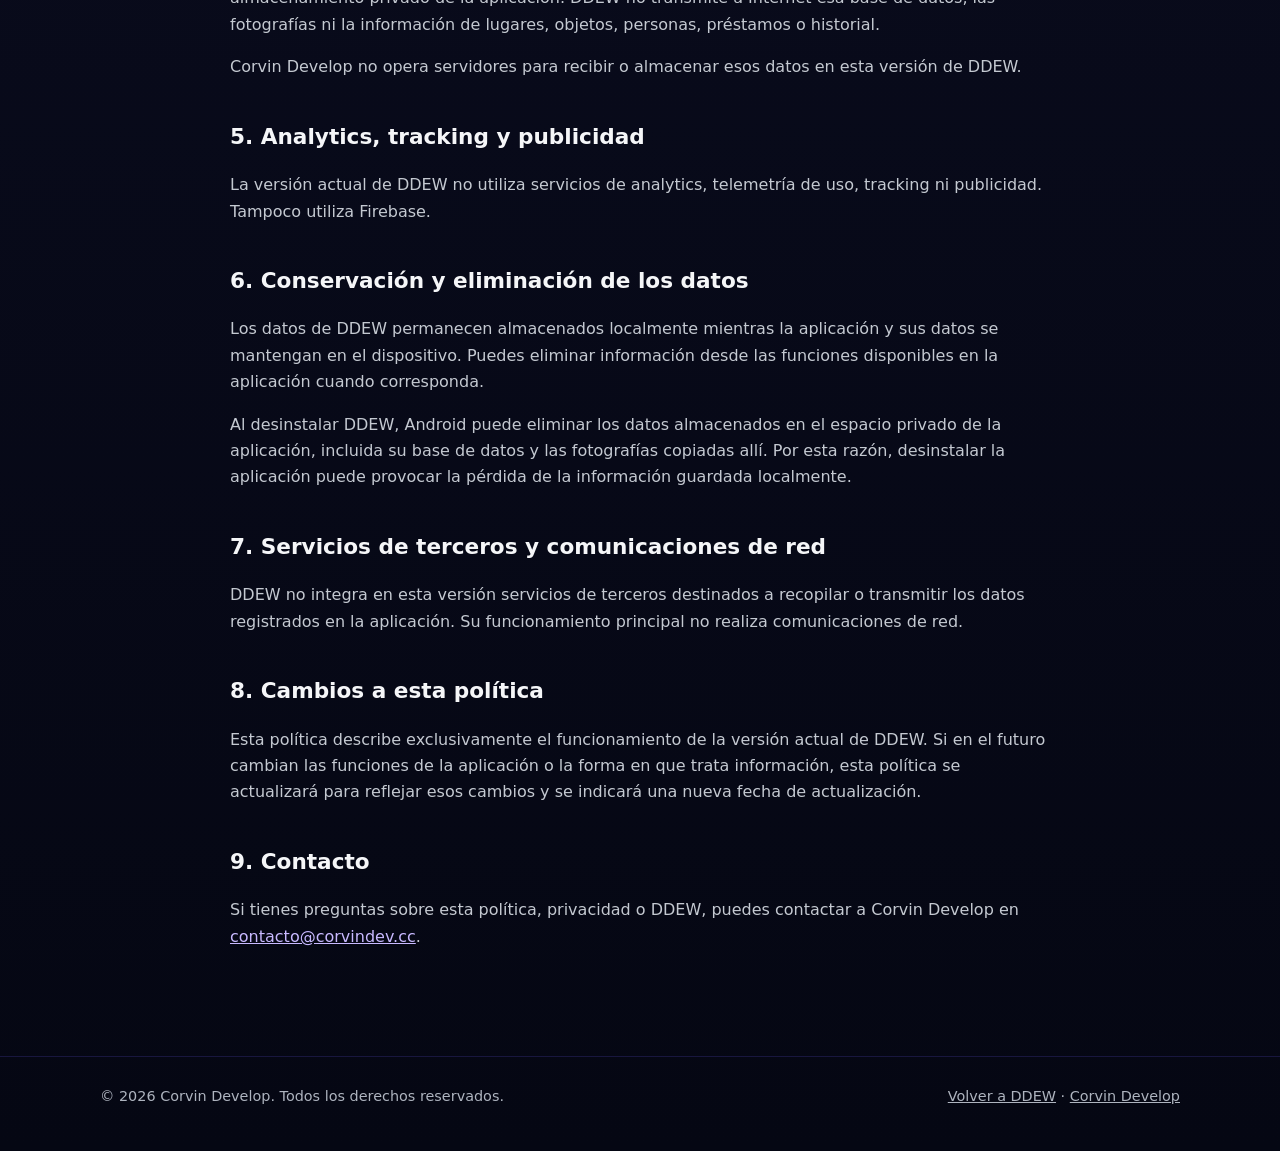
<file: ddew/privacy/index.html>
<!doctype html>
<html lang="es">
<head>
  <meta charset="utf-8">
  <meta name="viewport" content="width=device-width, initial-scale=1">
  <meta name="description" content="Política de privacidad de DDEW, aplicación Android desarrollada y publicada por Corvin Develop.">
  <title>Política de Privacidad · DDEW</title>
  <link rel="stylesheet" href="../../assets/css/styles.css">
</head>
<body class="ddew-page">
<header class="ddew-header">
  <div class="wrap">
    <nav>
      <a class="brand" href="../../">
        <img src="../../assets/img/corvin-develop-horizontal.webp" alt="Corvin Develop">
      </a>
      <div class="navlinks">
        <a href="../">DDEW</a>
        <a href="../../">Inicio</a>
        <a href="mailto:contacto@corvindev.cc">Contacto</a>
      </div>
    </nav>
  </div>
</header>

<main class="wrap legal ddew-legal">
  <img class="ddew-legal-logo" src="../../assets/img/ddew/logo.webp" alt="DDEW logo">
  <span class="ddew-pill">Última actualización: 27 de octubre de 2026</span>
  <h1>Política de Privacidad</h1>

  <p class="notice ddew-notice">Esta política explica cómo DDEW trata la información en la versión actualmente publicada de la aplicación. DDEW es desarrollada y publicada por Corvin Develop.</p>

  <h2>1. Qué es DDEW</h2>
  <p>DDEW es una aplicación Android diseñada como una memoria externa para recordar dónde guardaste tus cosas. Permite registrar lugares, objetos y préstamos para poder consultarlos posteriormente.</p>

  <h2>2. Información que maneja la aplicación</h2>
  <p>La información que ingresas en DDEW puede incluir nombres y datos descriptivos de lugares y sublugares, objetos, personas a quienes registras préstamos, fechas y datos asociados a préstamos, devoluciones, movimientos e historial.</p>
  <p>Esta información se almacena localmente en una base de datos dentro del dispositivo. DDEW no requiere crear una cuenta para utilizar la aplicación.</p>

  <h2>3. Fotografías</h2>
  <p>DDEW permite tomar o seleccionar fotografías para utilizarlas como referencia de objetos y lugares. Las fotografías que incorporas a DDEW se copian al almacenamiento privado de la aplicación en el dispositivo.</p>
  <p>DDEW no solicita acceso general a toda tu biblioteca de fotografías. La aplicación trabaja únicamente con las imágenes que eliges o capturas para incorporarlas a DDEW.</p>

  <h2>4. Tratamiento local y seguridad de los datos</h2>
  <p>La versión actual de DDEW funciona localmente y no necesita permiso de Internet. Como medida de tratamiento local, la base de datos y las fotografías incorporadas se mantienen en el almacenamiento privado de la aplicación. DDEW no transmite a Internet esa base de datos, las fotografías ni la información de lugares, objetos, personas, préstamos o historial.</p>
  <p>Corvin Develop no opera servidores para recibir o almacenar esos datos en esta versión de DDEW.</p>

  <h2>5. Analytics, tracking y publicidad</h2>
  <p>La versión actual de DDEW no utiliza servicios de analytics, telemetría de uso, tracking ni publicidad. Tampoco utiliza Firebase.</p>

  <h2>6. Conservación y eliminación de los datos</h2>
  <p>Los datos de DDEW permanecen almacenados localmente mientras la aplicación y sus datos se mantengan en el dispositivo. Puedes eliminar información desde las funciones disponibles en la aplicación cuando corresponda.</p>
  <p>Al desinstalar DDEW, Android puede eliminar los datos almacenados en el espacio privado de la aplicación, incluida su base de datos y las fotografías copiadas allí. Por esta razón, desinstalar la aplicación puede provocar la pérdida de la información guardada localmente.</p>

  <h2>7. Servicios de terceros y comunicaciones de red</h2>
  <p>DDEW no integra en esta versión servicios de terceros destinados a recopilar o transmitir los datos registrados en la aplicación. Su funcionamiento principal no realiza comunicaciones de red.</p>

  <h2>8. Cambios a esta política</h2>
  <p>Esta política describe exclusivamente el funcionamiento de la versión actual de DDEW. Si en el futuro cambian las funciones de la aplicación o la forma en que trata información, esta política se actualizará para reflejar esos cambios y se indicará una nueva fecha de actualización.</p>

  <h2>9. Contacto</h2>
  <p>Si tienes preguntas sobre esta política, privacidad o DDEW, puedes contactar a Corvin Develop en <a href="mailto:contacto@corvindev.cc">contacto@corvindev.cc</a>.</p>
</main>

<footer class="ddew-footer">
  <div class="wrap footer-row">
    <span>© 2026 Corvin Develop. Todos los derechos reservados.</span>
    <span><a href="../">Volver a DDEW</a> · <a href="../../">Corvin Develop</a></span>
  </div>
</footer>
</body>
</html>
</file>
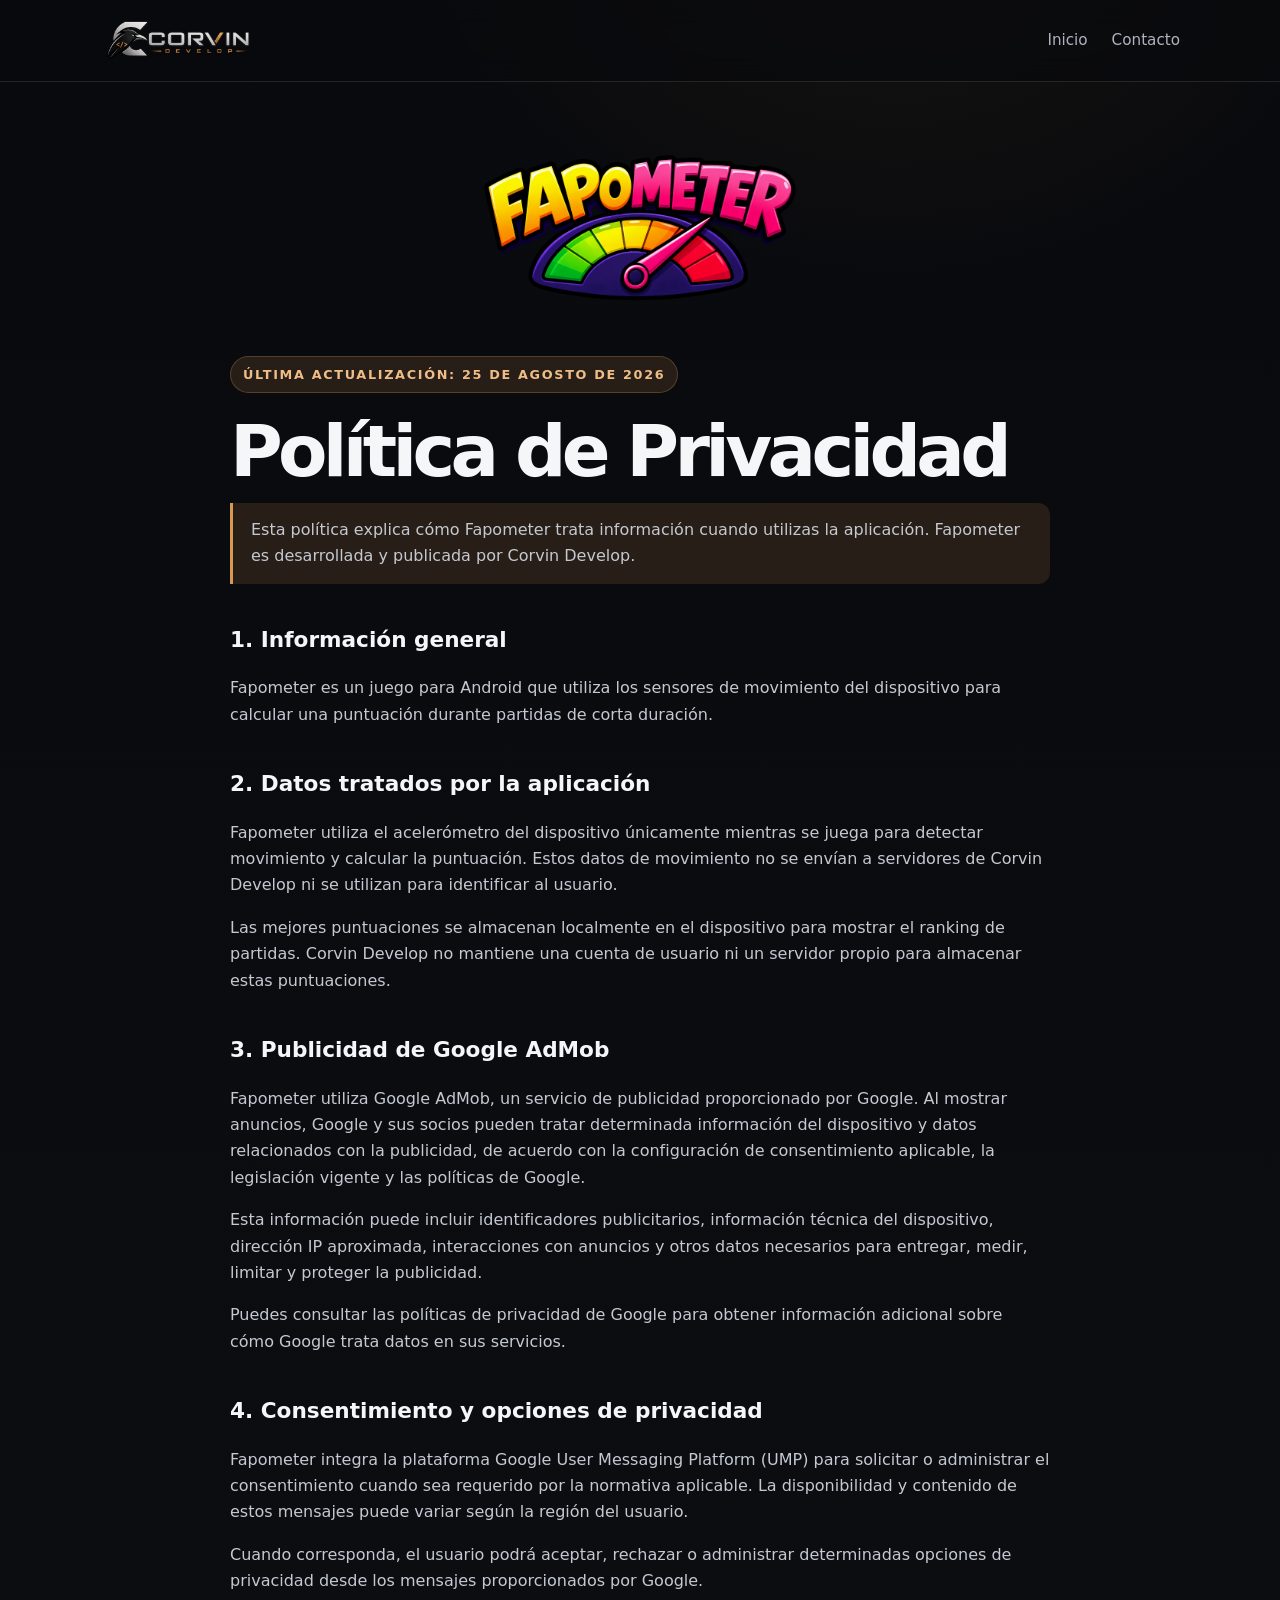
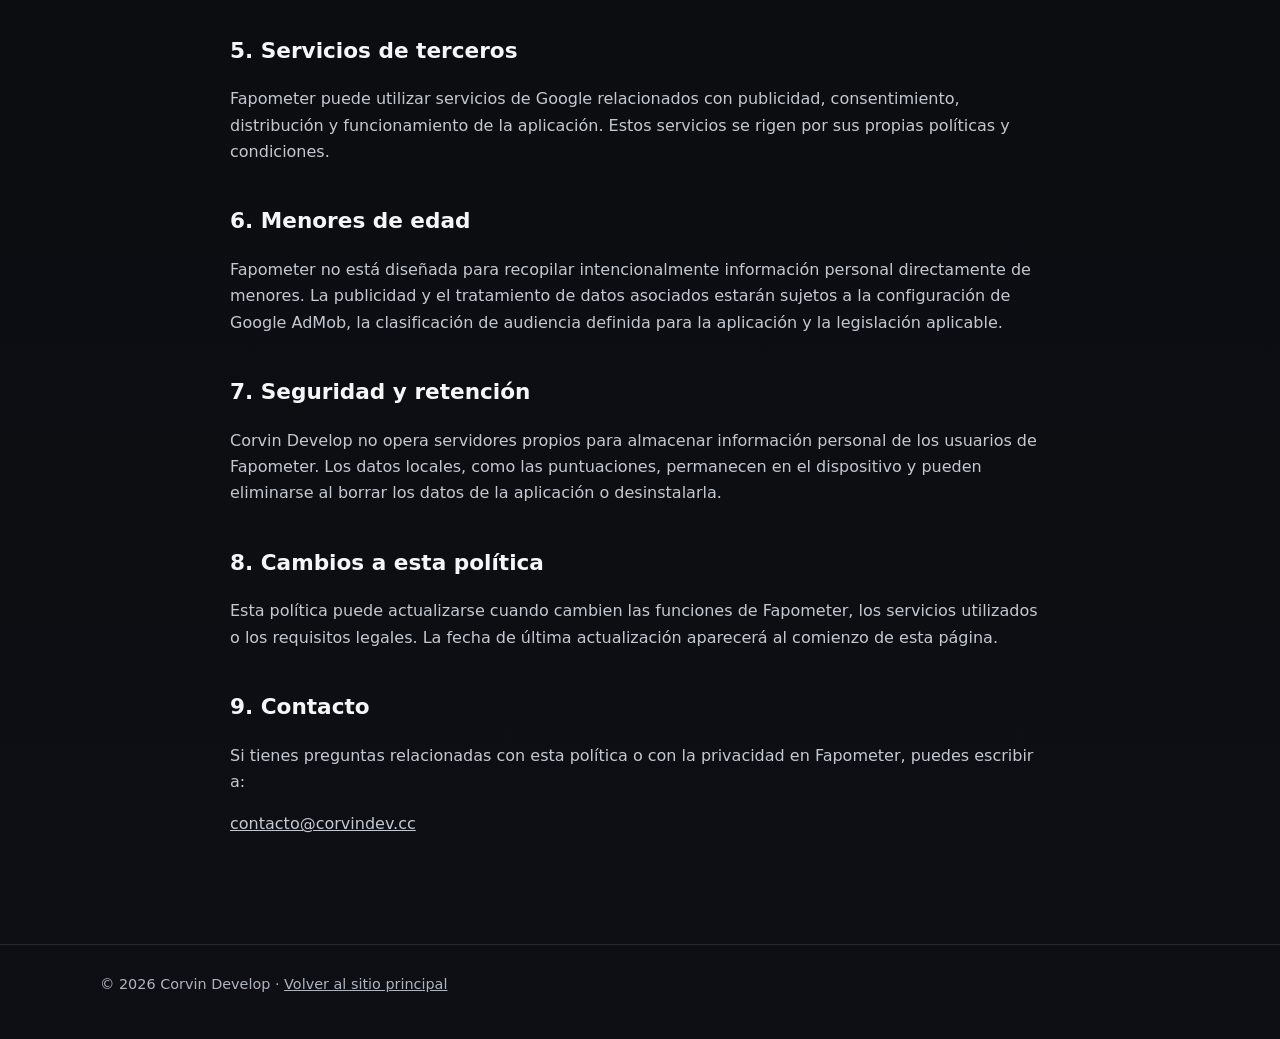
<file: fapometer/privacy/index.html>
<!doctype html>
<html lang="es">
<head>
  <meta charset="utf-8">
  <meta name="viewport" content="width=device-width, initial-scale=1">
  <meta name="description" content="Política de privacidad de Fapometer, una aplicación de Corvin Develop.">
  <title>Política de Privacidad · Fapometer</title>
  <link rel="stylesheet" href="../../assets/css/styles.css">
</head>
<body>
<header>
  <div class="wrap">
    <nav>
      <a class="brand" href="../../">
        <img src="../../assets/img/corvin-develop-horizontal.webp" alt="Corvin Develop">
      </a>
      <div class="navlinks">
        <a href="../../">Inicio</a>
        <a href="mailto:contacto@corvindev.cc">Contacto</a>
      </div>
    </nav>
  </div>
</header>

<main class="wrap legal">
  <img class="legal-logo" src="../../assets/img/fapometer-title.webp" alt="Fapometer">
  <span class="eyebrow">Última actualización: 25 de agosto de 2026</span>
  <h1>Política de Privacidad</h1>

  <p class="notice">
    Esta política explica cómo Fapometer trata información cuando utilizas la aplicación.
    Fapometer es desarrollada y publicada por Corvin Develop.
  </p>

  <h2>1. Información general</h2>
  <p>
    Fapometer es un juego para Android que utiliza los sensores de movimiento del dispositivo
    para calcular una puntuación durante partidas de corta duración.
  </p>

  <h2>2. Datos tratados por la aplicación</h2>
  <p>
    Fapometer utiliza el acelerómetro del dispositivo únicamente mientras se juega para
    detectar movimiento y calcular la puntuación. Estos datos de movimiento no se envían a
    servidores de Corvin Develop ni se utilizan para identificar al usuario.
  </p>
  <p>
    Las mejores puntuaciones se almacenan localmente en el dispositivo para mostrar el ranking
    de partidas. Corvin Develop no mantiene una cuenta de usuario ni un servidor propio para
    almacenar estas puntuaciones.
  </p>

  <h2>3. Publicidad de Google AdMob</h2>
  <p>
    Fapometer utiliza Google AdMob, un servicio de publicidad proporcionado por Google.
    Al mostrar anuncios, Google y sus socios pueden tratar determinada información del
    dispositivo y datos relacionados con la publicidad, de acuerdo con la configuración
    de consentimiento aplicable, la legislación vigente y las políticas de Google.
  </p>
  <p>
    Esta información puede incluir identificadores publicitarios, información técnica del
    dispositivo, dirección IP aproximada, interacciones con anuncios y otros datos necesarios
    para entregar, medir, limitar y proteger la publicidad.
  </p>
  <p>
    Puedes consultar las políticas de privacidad de Google para obtener información adicional
    sobre cómo Google trata datos en sus servicios.
  </p>

  <h2>4. Consentimiento y opciones de privacidad</h2>
  <p>
    Fapometer integra la plataforma Google User Messaging Platform (UMP) para solicitar o
    administrar el consentimiento cuando sea requerido por la normativa aplicable.
    La disponibilidad y contenido de estos mensajes puede variar según la región del usuario.
  </p>
  <p>
    Cuando corresponda, el usuario podrá aceptar, rechazar o administrar determinadas opciones
    de privacidad desde los mensajes proporcionados por Google.
  </p>

  <h2>5. Servicios de terceros</h2>
  <p>
    Fapometer puede utilizar servicios de Google relacionados con publicidad, consentimiento,
    distribución y funcionamiento de la aplicación. Estos servicios se rigen por sus propias
    políticas y condiciones.
  </p>

  <h2>6. Menores de edad</h2>
  <p>
    Fapometer no está diseñada para recopilar intencionalmente información personal directamente
    de menores. La publicidad y el tratamiento de datos asociados estarán sujetos a la
    configuración de Google AdMob, la clasificación de audiencia definida para la aplicación
    y la legislación aplicable.
  </p>

  <h2>7. Seguridad y retención</h2>
  <p>
    Corvin Develop no opera servidores propios para almacenar información personal de los
    usuarios de Fapometer. Los datos locales, como las puntuaciones, permanecen en el dispositivo
    y pueden eliminarse al borrar los datos de la aplicación o desinstalarla.
  </p>

  <h2>8. Cambios a esta política</h2>
  <p>
    Esta política puede actualizarse cuando cambien las funciones de Fapometer, los servicios
    utilizados o los requisitos legales. La fecha de última actualización aparecerá al comienzo
    de esta página.
  </p>

  <h2>9. Contacto</h2>
  <p>
    Si tienes preguntas relacionadas con esta política o con la privacidad en Fapometer,
    puedes escribir a:
  </p>
  <p><a href="mailto:contacto@corvindev.cc">contacto@corvindev.cc</a></p>
</main>

<footer>
  <div class="wrap">
    © 2026 Corvin Develop · <a href="../../">Volver al sitio principal</a>
  </div>
</footer>
</body>
</html>
</file>
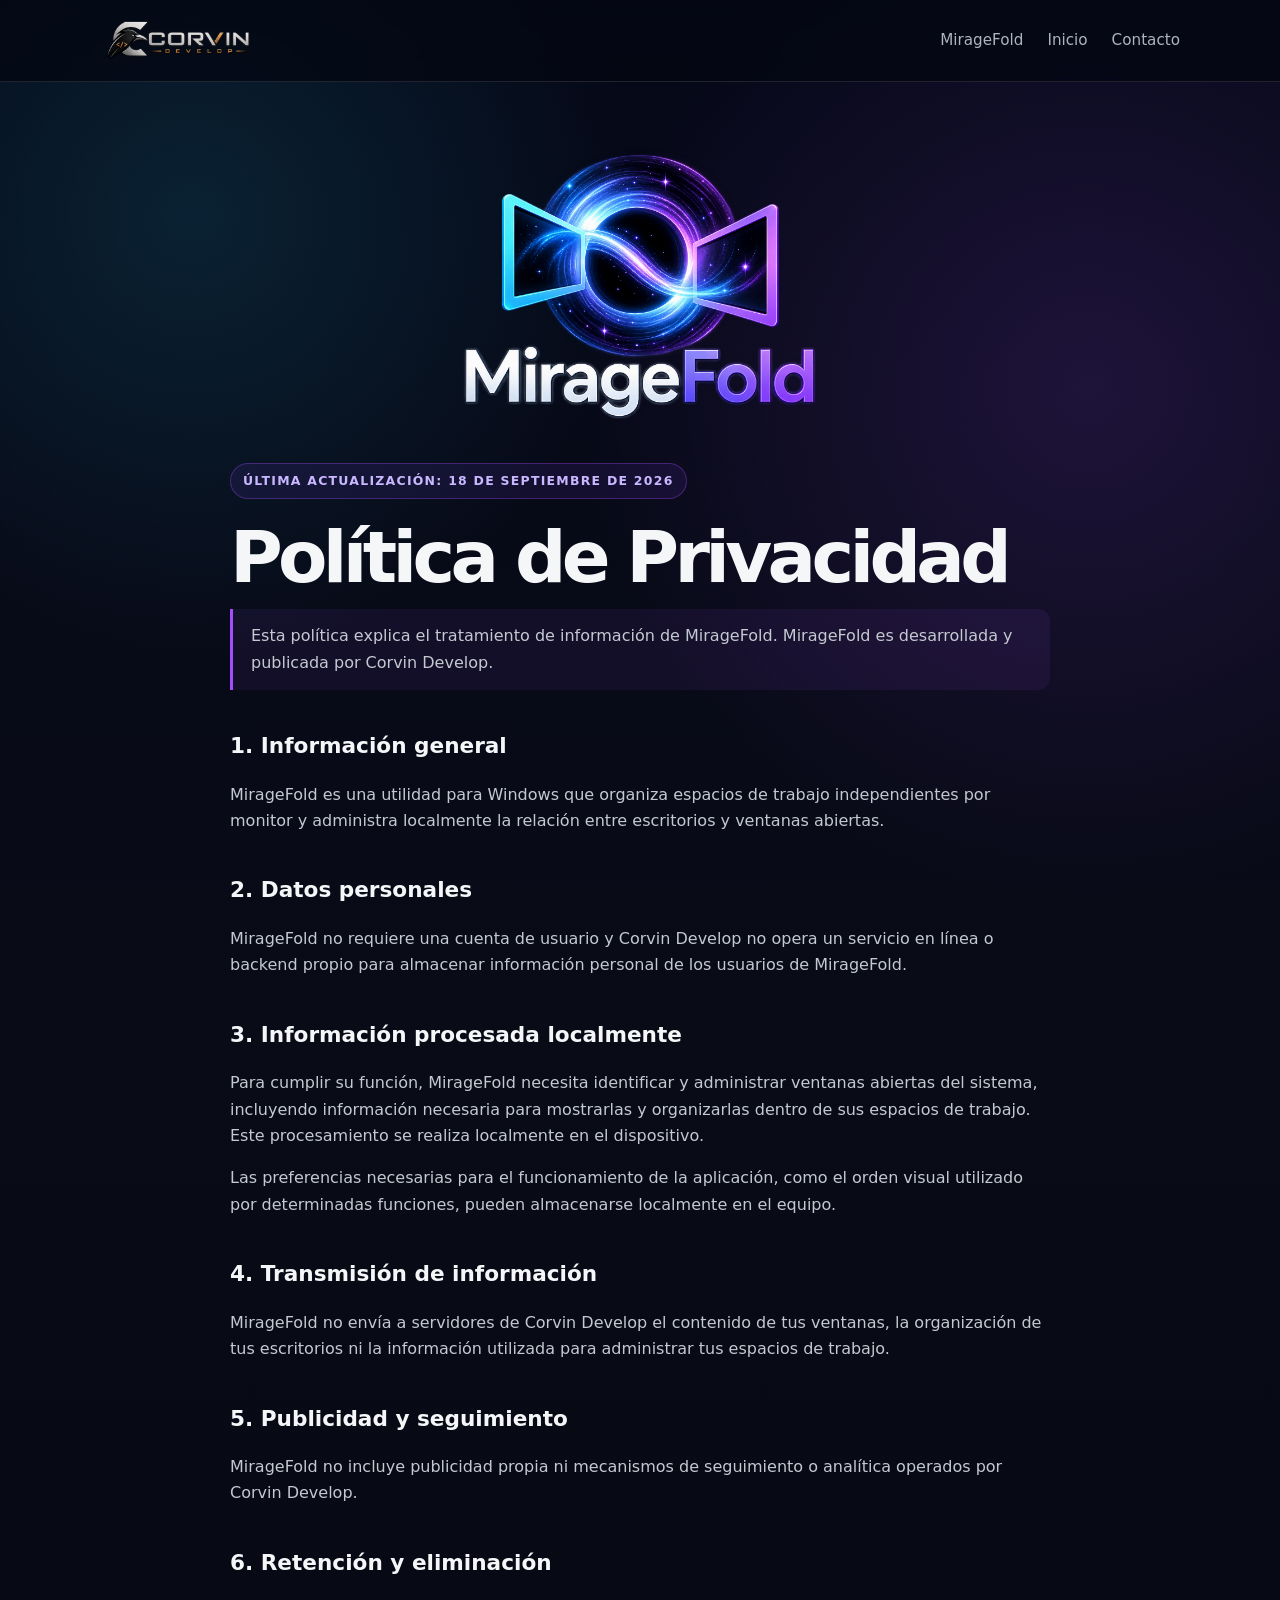
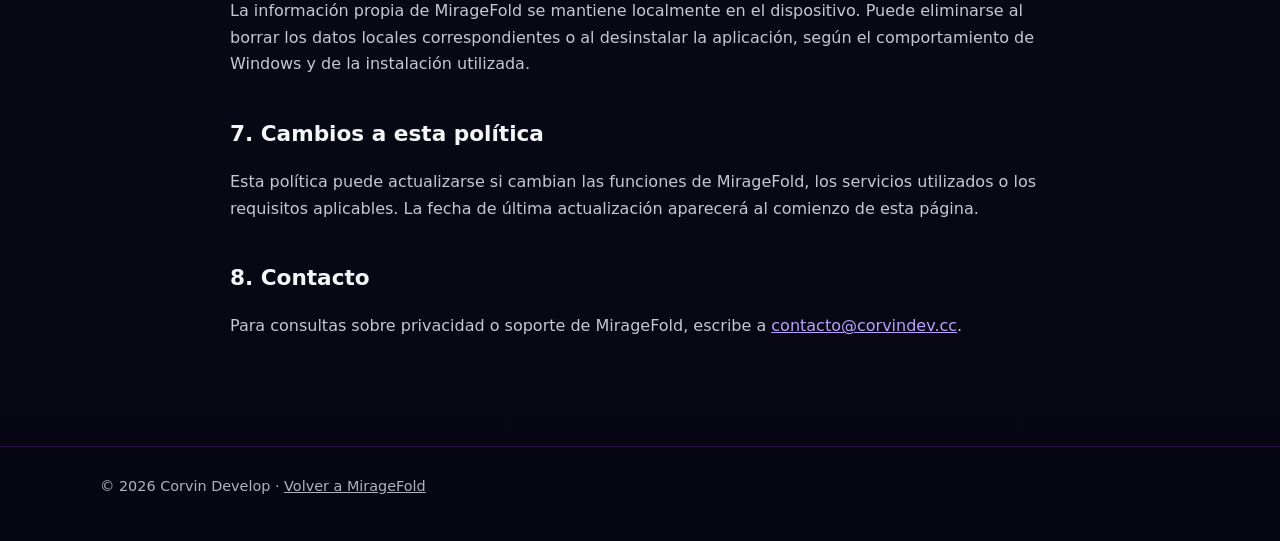
<file: miragefold/privacy/index.html>
<!doctype html>
<html lang="es">
<head>
  <meta charset="utf-8">
  <meta name="viewport" content="width=device-width, initial-scale=1">
  <meta name="description" content="Política de privacidad de MirageFold, una aplicación de Corvin Develop.">
  <title>Política de Privacidad · MirageFold</title>
  <link rel="stylesheet" href="../../assets/css/styles.css">
</head>
<body class="mirage-page">
<header class="mirage-header">
  <div class="wrap"><nav><a class="brand" href="../../"><img src="../../assets/img/corvin-develop-horizontal.webp" alt="Corvin Develop"></a><div class="navlinks"><a href="../">MirageFold</a><a href="../../">Inicio</a><a href="mailto:contacto@corvindev.cc">Contacto</a></div></nav></div>
</header>
<main class="wrap legal mirage-legal">
  <img class="legal-logo mirage-legal-logo" src="../../assets/img/miragefold/logo.webp" alt="MirageFold">
  <span class="mirage-pill">Última actualización: 18 de septiembre de 2026</span>
  <h1>Política de Privacidad</h1>
  <p class="notice mirage-notice">Esta política explica el tratamiento de información de MirageFold. MirageFold es desarrollada y publicada por Corvin Develop.</p>
  <h2>1. Información general</h2>
  <p>MirageFold es una utilidad para Windows que organiza espacios de trabajo independientes por monitor y administra localmente la relación entre escritorios y ventanas abiertas.</p>
  <h2>2. Datos personales</h2>
  <p>MirageFold no requiere una cuenta de usuario y Corvin Develop no opera un servicio en línea o backend propio para almacenar información personal de los usuarios de MirageFold.</p>
  <h2>3. Información procesada localmente</h2>
  <p>Para cumplir su función, MirageFold necesita identificar y administrar ventanas abiertas del sistema, incluyendo información necesaria para mostrarlas y organizarlas dentro de sus espacios de trabajo. Este procesamiento se realiza localmente en el dispositivo.</p>
  <p>Las preferencias necesarias para el funcionamiento de la aplicación, como el orden visual utilizado por determinadas funciones, pueden almacenarse localmente en el equipo.</p>
  <h2>4. Transmisión de información</h2>
  <p>MirageFold no envía a servidores de Corvin Develop el contenido de tus ventanas, la organización de tus escritorios ni la información utilizada para administrar tus espacios de trabajo.</p>
  <h2>5. Publicidad y seguimiento</h2>
  <p>MirageFold no incluye publicidad propia ni mecanismos de seguimiento o analítica operados por Corvin Develop.</p>
  <h2>6. Retención y eliminación</h2>
  <p>La información propia de MirageFold se mantiene localmente en el dispositivo. Puede eliminarse al borrar los datos locales correspondientes o al desinstalar la aplicación, según el comportamiento de Windows y de la instalación utilizada.</p>
  <h2>7. Cambios a esta política</h2>
  <p>Esta política puede actualizarse si cambian las funciones de MirageFold, los servicios utilizados o los requisitos aplicables. La fecha de última actualización aparecerá al comienzo de esta página.</p>
  <h2>8. Contacto</h2>
  <p>Para consultas sobre privacidad o soporte de MirageFold, escribe a <a href="mailto:contacto@corvindev.cc">contacto@corvindev.cc</a>.</p>
</main>
<footer class="mirage-footer"><div class="wrap">© 2026 Corvin Develop · <a href="../">Volver a MirageFold</a></div></footer>
</body>
</html>
</file>
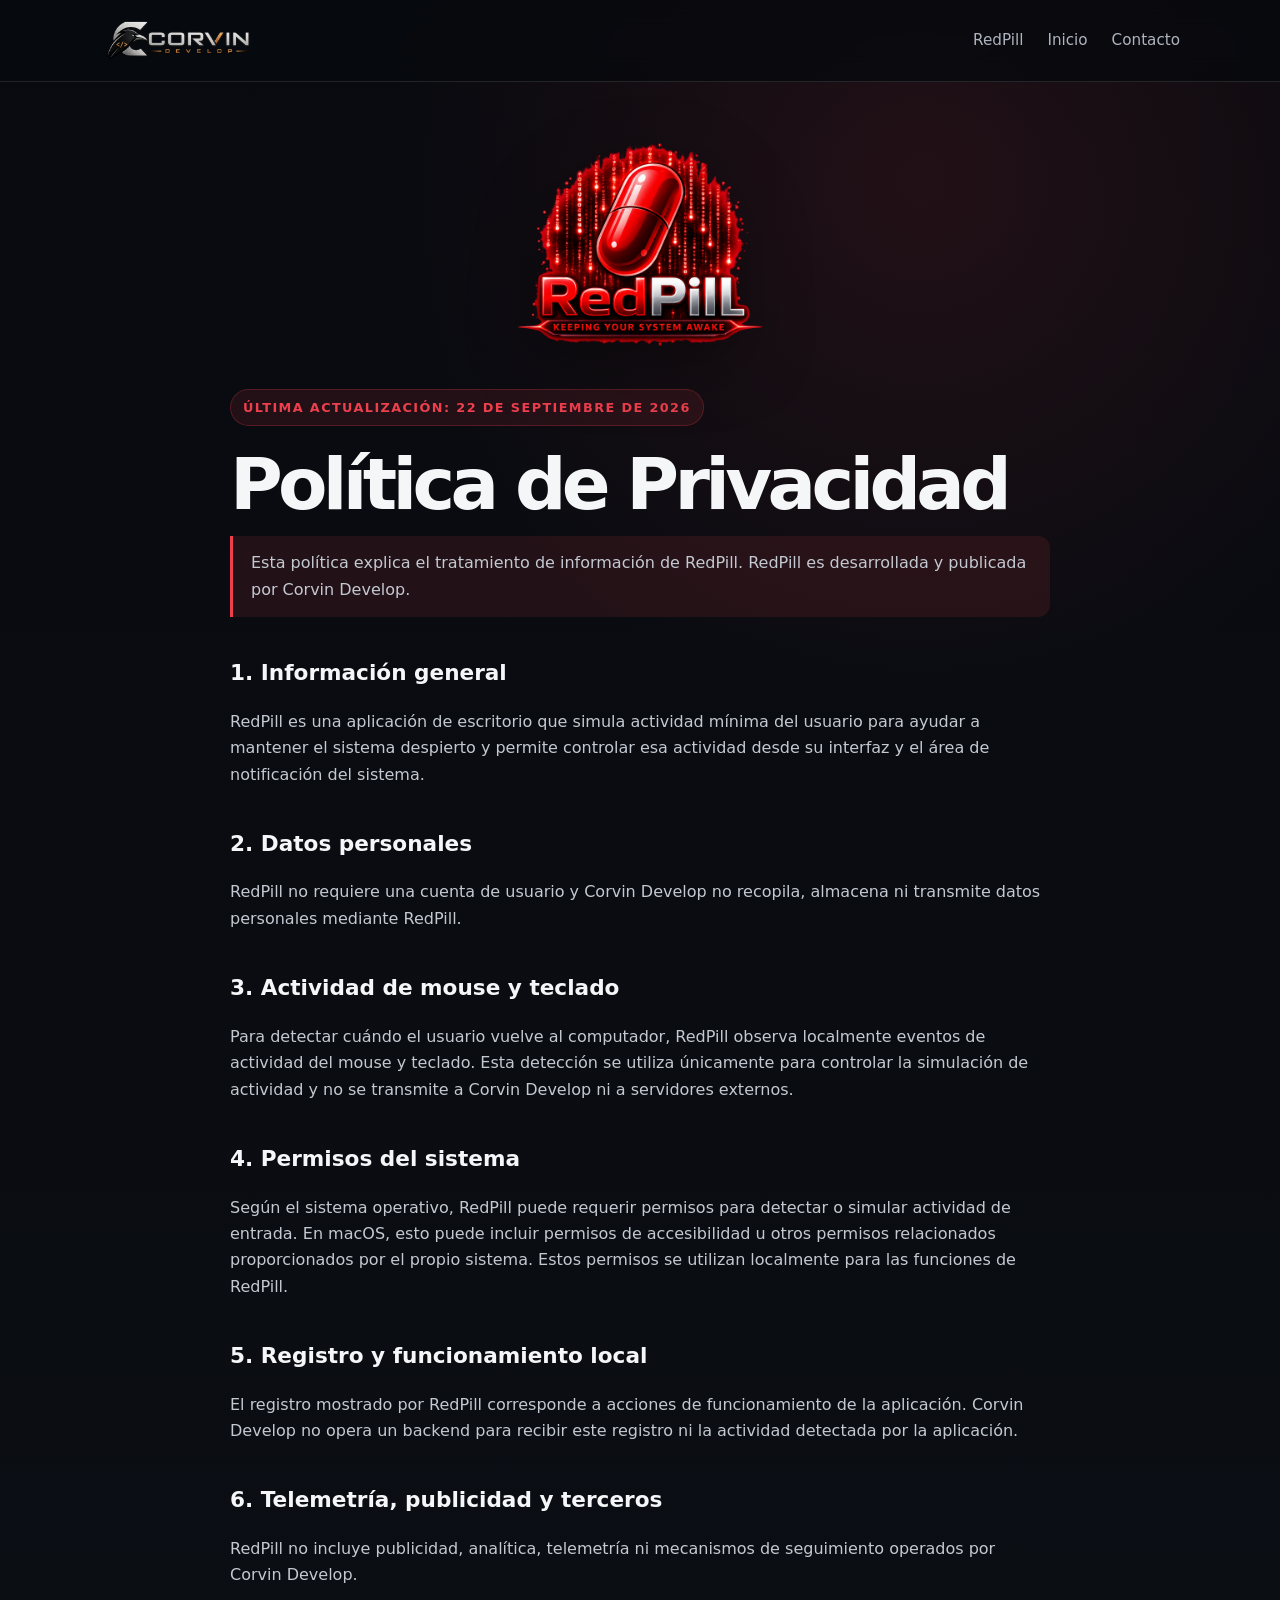
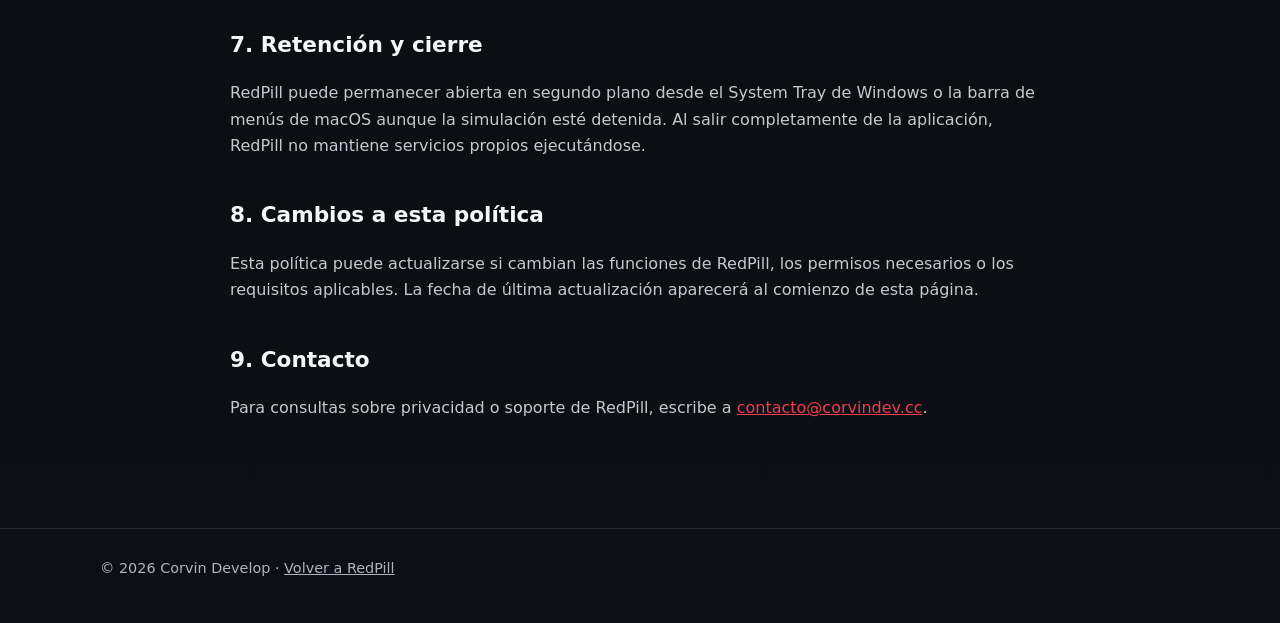
<file: redpill/privacy/index.html>
<!doctype html><html lang="es"><head><meta charset="utf-8"><meta name="viewport" content="width=device-width, initial-scale=1"><meta name="description" content="Política de privacidad de RedPill, una aplicación de Corvin Develop."><title>Política de Privacidad · RedPill</title><link rel="stylesheet" href="../../assets/css/styles.css"></head><body class="pill-page red"><header class="pill-header"><div class="wrap"><nav><a class="brand" href="../../"><img src="../../assets/img/corvin-develop-horizontal.webp" alt="Corvin Develop"></a><div class="navlinks"><a href="../">RedPill</a><a href="../../">Inicio</a><a href="mailto:contacto@corvindev.cc">Contacto</a></div></nav></div></header><main class="wrap legal pill-legal"><img class="legal-logo pill-legal-logo" src="../../assets/img/redpill/logo.webp" alt="RedPill"><span class="pill-kicker">Última actualización: 22 de septiembre de 2026</span><h1>Política de Privacidad</h1><p class="notice pill-notice">Esta política explica el tratamiento de información de RedPill. RedPill es desarrollada y publicada por Corvin Develop.</p><h2>1. Información general</h2><p>RedPill es una aplicación de escritorio que simula actividad mínima del usuario para ayudar a mantener el sistema despierto y permite controlar esa actividad desde su interfaz y el área de notificación del sistema.</p><h2>2. Datos personales</h2><p>RedPill no requiere una cuenta de usuario y Corvin Develop no recopila, almacena ni transmite datos personales mediante RedPill.</p><h2>3. Actividad de mouse y teclado</h2><p>Para detectar cuándo el usuario vuelve al computador, RedPill observa localmente eventos de actividad del mouse y teclado. Esta detección se utiliza únicamente para controlar la simulación de actividad y no se transmite a Corvin Develop ni a servidores externos.</p><h2>4. Permisos del sistema</h2><p>Según el sistema operativo, RedPill puede requerir permisos para detectar o simular actividad de entrada. En macOS, esto puede incluir permisos de accesibilidad u otros permisos relacionados proporcionados por el propio sistema. Estos permisos se utilizan localmente para las funciones de RedPill.</p><h2>5. Registro y funcionamiento local</h2><p>El registro mostrado por RedPill corresponde a acciones de funcionamiento de la aplicación. Corvin Develop no opera un backend para recibir este registro ni la actividad detectada por la aplicación.</p><h2>6. Telemetría, publicidad y terceros</h2><p>RedPill no incluye publicidad, analítica, telemetría ni mecanismos de seguimiento operados por Corvin Develop.</p><h2>7. Retención y cierre</h2><p>RedPill puede permanecer abierta en segundo plano desde el System Tray de Windows o la barra de menús de macOS aunque la simulación esté detenida. Al salir completamente de la aplicación, RedPill no mantiene servicios propios ejecutándose.</p><h2>8. Cambios a esta política</h2><p>Esta política puede actualizarse si cambian las funciones de RedPill, los permisos necesarios o los requisitos aplicables. La fecha de última actualización aparecerá al comienzo de esta página.</p><h2>9. Contacto</h2><p>Para consultas sobre privacidad o soporte de RedPill, escribe a <a href="mailto:contacto@corvindev.cc">contacto@corvindev.cc</a>.</p></main><footer><div class="wrap">© 2026 Corvin Develop · <a href="../">Volver a RedPill</a></div></footer></body></html>
</file>
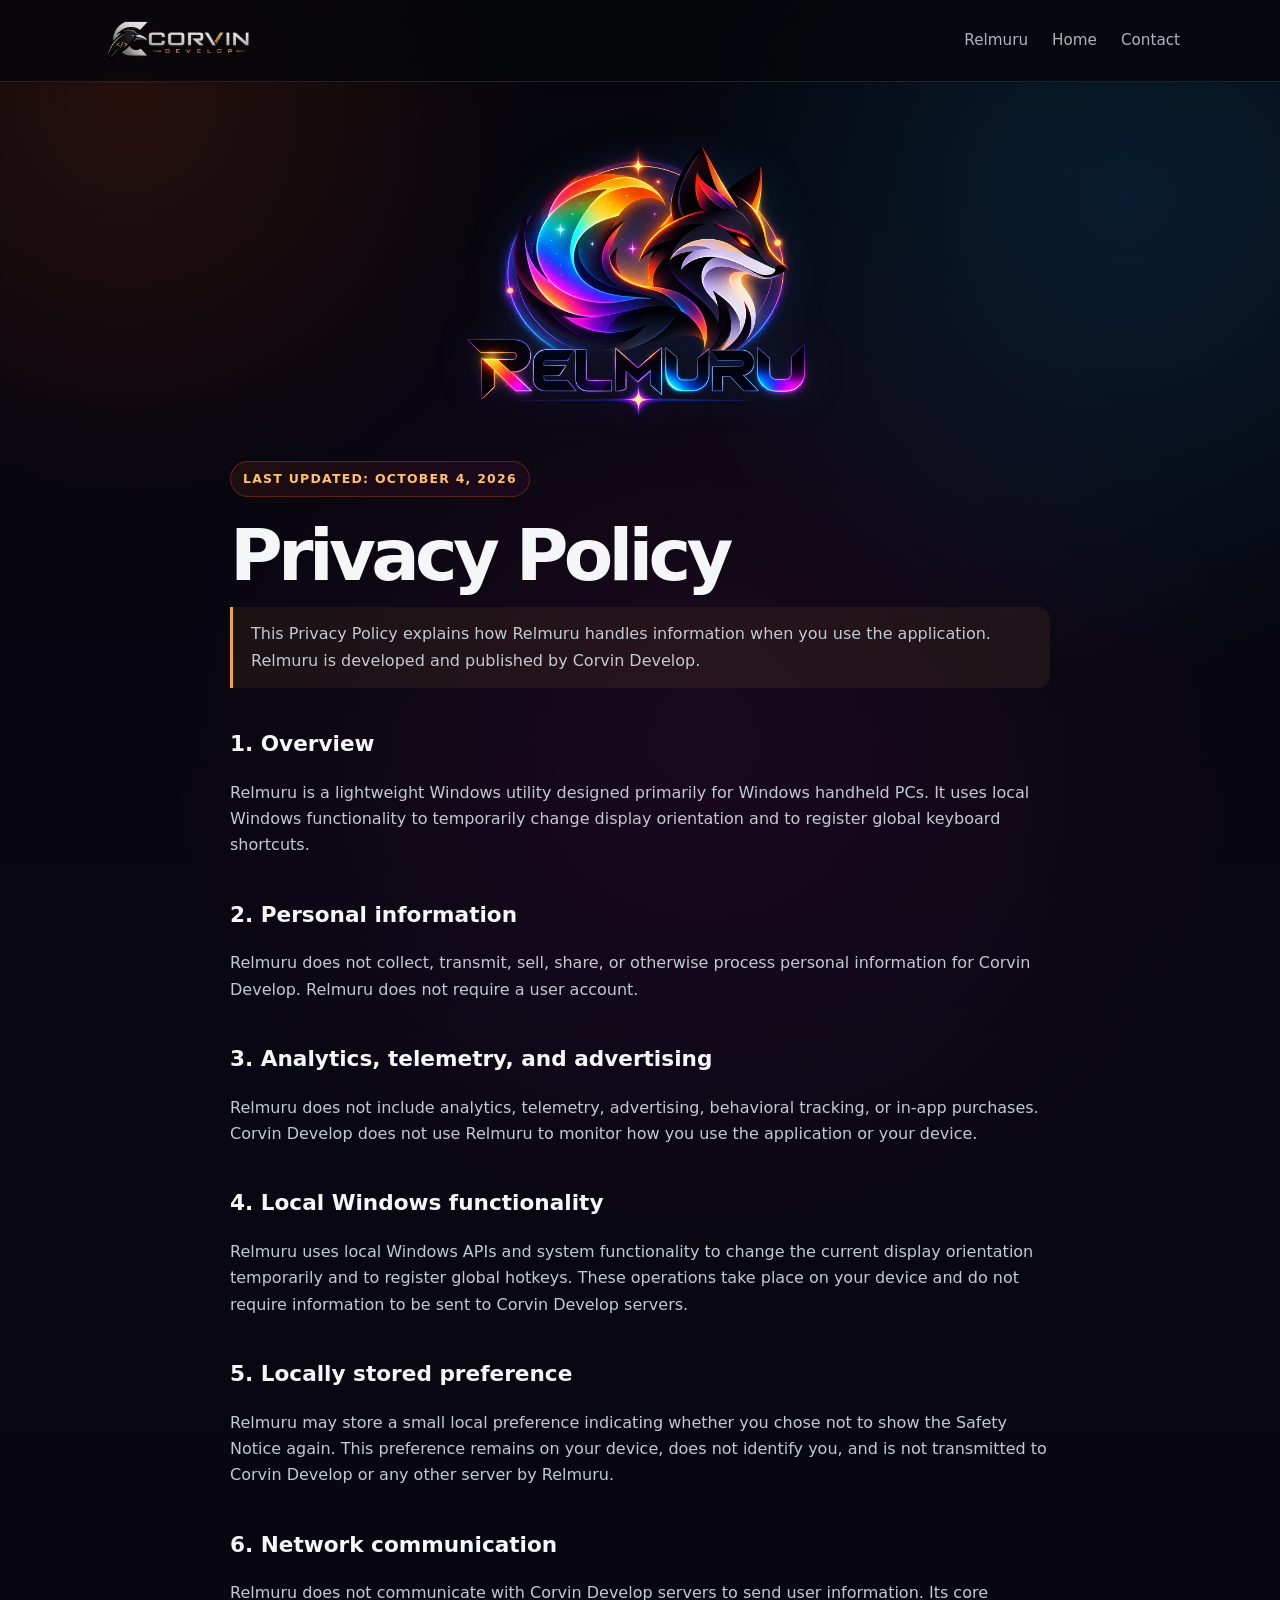
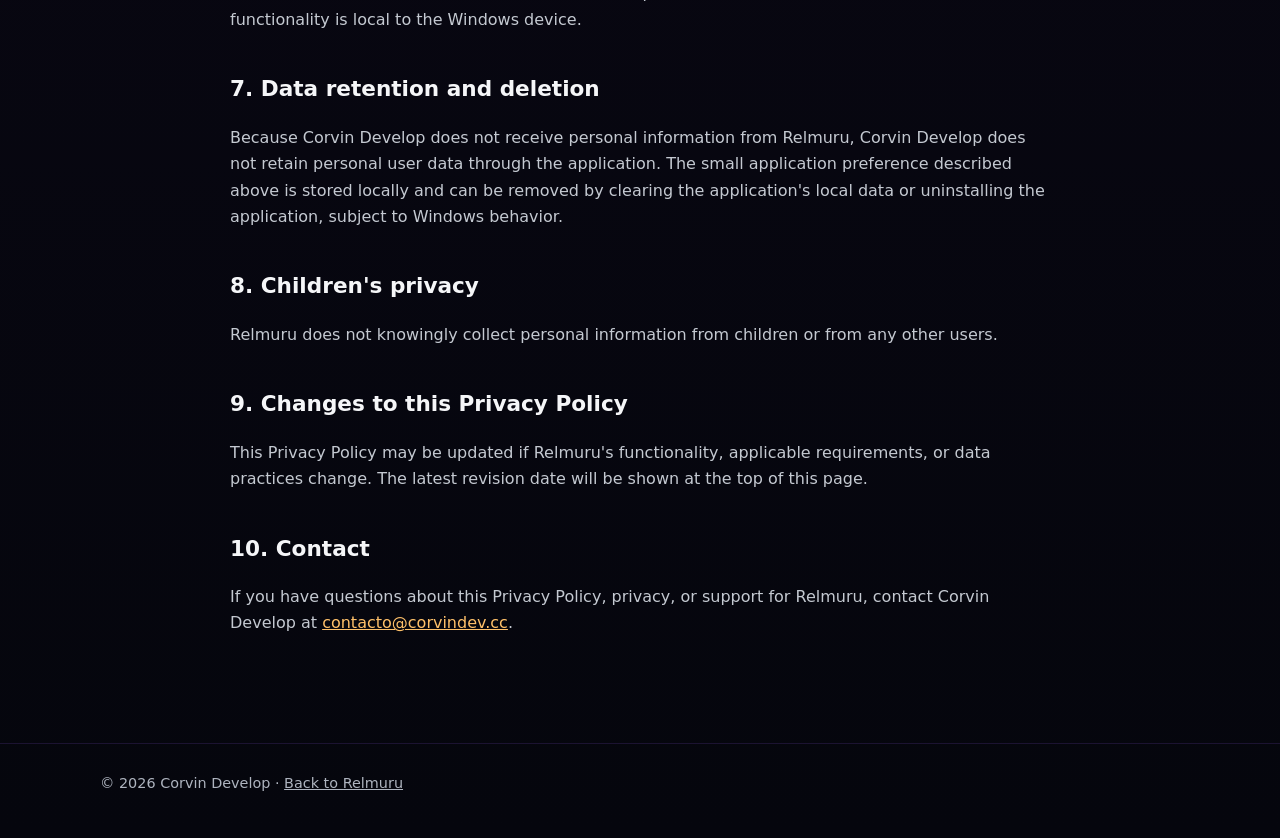
<file: relmuru/privacy/index.html>
<!doctype html>
<html lang="en">
<head>
  <meta charset="utf-8">
  <meta name="viewport" content="width=device-width, initial-scale=1">
  <meta name="description" content="Privacy Policy for Relmuru, a Windows application developed and published by Corvin Develop.">
  <title>Privacy Policy · Relmuru</title>
  <link rel="stylesheet" href="../../assets/css/styles.css">
</head>
<body class="relmuru-page">
<header class="relmuru-header">
  <div class="wrap">
    <nav>
      <a class="brand" href="../../"><img src="../../assets/img/corvin-develop-horizontal.webp" alt="Corvin Develop"></a>
      <div class="navlinks"><a href="../">Relmuru</a><a href="../../">Home</a><a href="mailto:contacto@corvindev.cc">Contact</a></div>
    </nav>
  </div>
</header>

<main class="wrap legal relmuru-legal">
  <div class="relmuru-legal-wordmark"><img src="../../assets/img/relmuru/logo.webp" alt="Relmuru"></div>
  <span class="relmuru-pill">Last updated: October 4, 2026</span>
  <h1>Privacy Policy</h1>

  <p class="notice relmuru-notice">This Privacy Policy explains how Relmuru handles information when you use the application. Relmuru is developed and published by Corvin Develop.</p>

  <h2>1. Overview</h2>
  <p>Relmuru is a lightweight Windows utility designed primarily for Windows handheld PCs. It uses local Windows functionality to temporarily change display orientation and to register global keyboard shortcuts.</p>

  <h2>2. Personal information</h2>
  <p>Relmuru does not collect, transmit, sell, share, or otherwise process personal information for Corvin Develop. Relmuru does not require a user account.</p>

  <h2>3. Analytics, telemetry, and advertising</h2>
  <p>Relmuru does not include analytics, telemetry, advertising, behavioral tracking, or in-app purchases. Corvin Develop does not use Relmuru to monitor how you use the application or your device.</p>

  <h2>4. Local Windows functionality</h2>
  <p>Relmuru uses local Windows APIs and system functionality to change the current display orientation temporarily and to register global hotkeys. These operations take place on your device and do not require information to be sent to Corvin Develop servers.</p>

  <h2>5. Locally stored preference</h2>
  <p>Relmuru may store a small local preference indicating whether you chose not to show the Safety Notice again. This preference remains on your device, does not identify you, and is not transmitted to Corvin Develop or any other server by Relmuru.</p>

  <h2>6. Network communication</h2>
  <p>Relmuru does not communicate with Corvin Develop servers to send user information. Its core functionality is local to the Windows device.</p>

  <h2>7. Data retention and deletion</h2>
  <p>Because Corvin Develop does not receive personal information from Relmuru, Corvin Develop does not retain personal user data through the application. The small application preference described above is stored locally and can be removed by clearing the application's local data or uninstalling the application, subject to Windows behavior.</p>

  <h2>8. Children's privacy</h2>
  <p>Relmuru does not knowingly collect personal information from children or from any other users.</p>

  <h2>9. Changes to this Privacy Policy</h2>
  <p>This Privacy Policy may be updated if Relmuru's functionality, applicable requirements, or data practices change. The latest revision date will be shown at the top of this page.</p>

  <h2>10. Contact</h2>
  <p>If you have questions about this Privacy Policy, privacy, or support for Relmuru, contact Corvin Develop at <a href="mailto:contacto@corvindev.cc">contacto@corvindev.cc</a>.</p>
</main>

<footer class="relmuru-footer"><div class="wrap">© 2026 Corvin Develop · <a href="../">Back to Relmuru</a></div></footer>
</body>
</html>
</file>
<file: assets/css/styles.css>
:root {
  --bg: #0b0c10;
  --bg-soft: #12141a;
  --card: rgba(255,255,255,.045);
  --border: rgba(255,255,255,.11);
  --text: #f5f6f8;
  --muted: #aeb4bf;
  --accent: #d79852;
  --accent-soft: rgba(215,152,82,.14);
  --purple: #6c2bd9;
  --max: 1080px;
}

* { box-sizing: border-box; }

html { scroll-behavior: smooth; }

body {
  margin: 0;
  background:
    radial-gradient(circle at 70% -10%, rgba(215,152,82,.10), transparent 34rem),
    linear-gradient(180deg, #090a0d 0%, #0d0f14 100%);
  color: var(--text);
  font-family: Inter, ui-sans-serif, system-ui, -apple-system, BlinkMacSystemFont, "Segoe UI", sans-serif;
  line-height: 1.65;
}

a { color: inherit; }

.wrap {
  width: min(calc(100% - 40px), var(--max));
  margin: 0 auto;
}

header {
  min-height: 82px;
  display: flex;
  align-items: center;
  border-bottom: 1px solid var(--border);
  background: rgba(9,10,13,.72);
  backdrop-filter: blur(14px);
  position: sticky;
  top: 0;
  z-index: 10;
}

nav {
  display: flex;
  align-items: center;
  justify-content: space-between;
  gap: 24px;
}

.brand {
  display: flex;
  align-items: center;
  gap: 12px;
  text-decoration: none;
  font-weight: 700;
  letter-spacing: .04em;
}

.brand img {
  display: block;
  width: auto;
  height: 52px;
  max-width: min(360px, 42vw);
  object-fit: contain;
}

.navlinks {
  display: flex;
  gap: 24px;
  font-size: .95rem;
  color: var(--muted);
}

.navlinks a { text-decoration: none; }
.navlinks a:hover { color: var(--text); }

.hero {
  min-height: 72vh;
  display: grid;
  grid-template-columns: 1.1fr .9fr;
  align-items: center;
  gap: 64px;
  padding: 72px 0;
}

.eyebrow {
  display: inline-flex;
  padding: 7px 12px;
  border: 1px solid rgba(215,152,82,.28);
  background: var(--accent-soft);
  color: #efbd85;
  border-radius: 999px;
  font-size: .8rem;
  font-weight: 700;
  letter-spacing: .13em;
  text-transform: uppercase;
}

h1 {
  font-size: clamp(3rem, 7vw, 6.4rem);
  letter-spacing: -.065em;
  line-height: .93;
  margin: 22px 0;
}

h1 span {
  color: var(--accent);
}

.lead {
  max-width: 650px;
  color: var(--muted);
  font-size: 1.12rem;
}

.actions {
  display: flex;
  gap: 12px;
  flex-wrap: wrap;
  margin-top: 30px;
}

.button {
  display: inline-flex;
  align-items: center;
  justify-content: center;
  min-height: 46px;
  padding: 0 18px;
  border-radius: 12px;
  border: 1px solid var(--border);
  text-decoration: none;
  font-weight: 700;
}

.button.primary {
  background: var(--accent);
  color: #17100a;
  border-color: transparent;
}

.button.secondary {
  background: rgba(255,255,255,.04);
}

.hero-logo {
  display: flex;
  justify-content: center;
}

.hero-logo img {
  width: min(100%, 480px);
  border-radius: 30px;
  box-shadow: 0 30px 80px rgba(0,0,0,.45);
}

section {
  padding: 78px 0;
}

.section-title {
  font-size: clamp(2rem, 4vw, 3.2rem);
  margin: 0 0 12px;
  letter-spacing: -.04em;
}

.section-copy {
  margin: 0 0 32px;
  color: var(--muted);
  max-width: 700px;
}

.apps-grid {
  display: grid;
  grid-template-columns: repeat(12, 1fr);
  gap: 24px;
}

.app-card {
  grid-column: span 12;
  display: grid;
  grid-template-columns: 260px 1fr;
  gap: 32px;
  padding: 28px;
  border: 1px solid var(--border);
  background: linear-gradient(145deg, rgba(108,43,217,.11), rgba(255,255,255,.035));
  border-radius: 24px;
}

.app-card img {
  width: 100%;
  aspect-ratio: 1;
  object-fit: contain;
  border-radius: 24px;
}

.app-card h3 {
  font-size: 2rem;
  margin: 4px 0 8px;
}

.app-card p {
  color: var(--muted);
}

.tag {
  display: inline-flex;
  border-radius: 999px;
  border: 1px solid var(--border);
  padding: 5px 10px;
  color: #d8dce3;
  font-size: .8rem;
}

.contact-card {
  padding: 34px;
  border-radius: 24px;
  border: 1px solid var(--border);
  background: var(--card);
}

.contact-card a { color: #efbd85; }
.contact-links { display:flex; flex-wrap:wrap; gap:10px 22px; align-items:center; }
.contact-links a { text-decoration:none; }
.contact-links a:hover { color:#ffd4a4; }

footer {
  border-top: 1px solid var(--border);
  color: var(--muted);
  padding: 28px 0 42px;
  font-size: .9rem;
}

.legal {
  max-width: 820px;
  margin: 0 auto;
  padding: 58px 0 90px;
}

.legal-logo {
  display: block;
  width: min(320px, 80vw);
  margin: 0 auto 36px;
}

.legal h1 {
  font-size: clamp(2.4rem, 6vw, 4.5rem);
  line-height: 1;
  margin-bottom: 12px;
}

.legal h2 {
  margin-top: 38px;
  font-size: 1.35rem;
}

.legal p, .legal li { color: #c4c9d1; }

.notice {
  border-left: 3px solid var(--accent);
  background: var(--accent-soft);
  padding: 14px 18px;
  border-radius: 0 12px 12px 0;
}

@media (max-width: 760px) {
  .hero {
    grid-template-columns: 1fr;
    gap: 40px;
    padding-top: 46px;
  }
  .hero-logo { order: -1; }
  .hero-logo img { width: min(84vw, 360px); }
  .navlinks { display: none; }
  .app-card {
    grid-template-columns: 1fr;
  }
  .app-card img {
    width: min(70vw, 260px);
    margin: 0 auto;
  }
}

/* MirageFold */
.mirage-page {
  --mf-cyan: #25d8ff;
  --mf-blue: #4c75ff;
  --mf-purple: #a54cff;
  --mf-pink: #e447e8;
  --mf-panel: rgba(10, 16, 34, .72);
  background:
    radial-gradient(circle at 15% 10%, rgba(37,216,255,.12), transparent 28rem),
    radial-gradient(circle at 85% 18%, rgba(164,76,255,.15), transparent 32rem),
    linear-gradient(180deg, #050817 0%, #090b17 48%, #060713 100%);
}
.mirage-header { background: rgba(4,7,18,.78); }
.mirage-wordmark { width: min(440px, 88vw); display: block; margin-bottom: 22px; }
.mirage-hero { padding: 72px 0 82px; overflow: hidden; position: relative; }
.mirage-hero:before { content:""; position:absolute; inset:-20% 35% auto -15%; height:520px; background:radial-gradient(circle,rgba(37,216,255,.11),transparent 68%); pointer-events:none; }
.mirage-hero-grid { display:grid; grid-template-columns:.8fr 1.2fr; gap:46px; align-items:center; position:relative; }
.mirage-hero h1 { font-size:clamp(3.2rem,6.5vw,6.7rem); }
.mirage-hero h1 span, .mirage-feature h2 span { background:linear-gradient(90deg,var(--mf-cyan),var(--mf-blue),var(--mf-purple),var(--mf-pink)); -webkit-background-clip:text; background-clip:text; color:transparent; }
.mirage-pill, .mirage-kicker { display:inline-flex; color:#c9b7ff; border:1px solid rgba(165,76,255,.32); background:rgba(109,58,207,.13); border-radius:999px; padding:7px 12px; font-size:.78rem; font-weight:800; letter-spacing:.1em; text-transform:uppercase; }
.mirage-primary { background:linear-gradient(90deg,#24d5ff,#6b6cff,#c84eea); color:white; border:0; box-shadow:0 10px 32px rgba(104,86,255,.25); }
.mirage-micro { color:#7f8799; font-size:.86rem; margin-top:18px; }
.mirage-glow-card { padding:8px; border-radius:25px; background:linear-gradient(135deg,rgba(37,216,255,.5),rgba(165,76,255,.48),rgba(228,71,232,.24)); box-shadow:0 30px 90px rgba(41,41,145,.28); }
.mirage-glow-card img, .feature-image, .gallery-hero { display:block; width:100%; border-radius:19px; }
.mirage-intro { padding:90px 0; border-top:1px solid rgba(255,255,255,.06); border-bottom:1px solid rgba(255,255,255,.06); background:rgba(255,255,255,.018); }
.narrow { max-width:850px; }.center { text-align:center; }
.mirage-intro h2, .mirage-feature h2, .gallery-heading h2 { font-size:clamp(2.2rem,4.8vw,4.6rem); letter-spacing:-.055em; line-height:1.02; margin:18px 0; }
.mirage-intro p, .mirage-feature p, .gallery-heading p { color:#b7bdca; font-size:1.08rem; }
.mirage-intro blockquote { margin:38px auto 0; padding:22px 26px; border-left:3px solid var(--mf-purple); background:rgba(165,76,255,.08); border-radius:0 16px 16px 0; color:#eef1f7; font-size:1.05rem; text-align:left; }
.mirage-feature { padding:100px 0; }
.mirage-feature.alt { background:rgba(255,255,255,.018); border-top:1px solid rgba(255,255,255,.055); border-bottom:1px solid rgba(255,255,255,.055); }
.feature-split { display:grid; grid-template-columns:.78fr 1.22fr; gap:52px; align-items:center; }
.feature-split.reverse { grid-template-columns:1.22fr .78fr; }
.feature-split.reverse .feature-copy { order:2; }.feature-split.reverse .feature-image { order:1; }
.feature-image { box-shadow:0 30px 80px rgba(0,0,0,.45); border:1px solid rgba(125,99,255,.25); }
.mirage-list { padding-left:1.2rem; color:#c4cad5; }.mirage-list li { margin:9px 0; }
.feature-note { padding:15px 18px; border-radius:14px; border:1px solid rgba(37,216,255,.18); background:rgba(37,216,255,.055); }
.mini-grid { display:grid; grid-template-columns:1fr 1fr; gap:12px; margin-top:28px; }
.mini-grid div { padding:16px; border:1px solid rgba(255,255,255,.09); background:rgba(255,255,255,.035); border-radius:14px; }
.mini-grid strong,.mini-grid span { display:block; }.mini-grid strong { color:#eef1f7; }.mini-grid span { color:#9ea6b6; font-size:.9rem; margin-top:4px; }
kbd { padding:4px 8px; border:1px solid rgba(165,76,255,.45); border-bottom-width:2px; border-radius:7px; background:#101426; color:#e8ddff; font:inherit; font-weight:700; }
.mirage-gallery { padding:110px 0; }
.gallery-heading { max-width:850px; margin:0 auto 42px; text-align:center; }
.gallery-hero { border:1px solid rgba(165,76,255,.22); box-shadow:0 35px 100px rgba(0,0,0,.5); }
.mirage-cta { display:flex; align-items:center; justify-content:space-between; gap:28px; margin-top:28px; padding:28px; border:1px solid rgba(255,255,255,.1); border-radius:20px; background:linear-gradient(120deg,rgba(37,216,255,.06),rgba(165,76,255,.09)); }
.mirage-cta h3 { margin:0 0 5px; font-size:1.4rem; }.mirage-cta p { margin:0; color:#aeb5c2; }
.mirage-footer { border-color:rgba(165,76,255,.18); }.footer-row { display:flex; justify-content:space-between; gap:20px; flex-wrap:wrap; }
.mirage-legal-logo { width:min(430px,86vw); }.mirage-legal a { color:#bba1ff; }.mirage-notice { border-color:var(--mf-purple); background:rgba(165,76,255,.08); }
.mirage-app-card { background:linear-gradient(145deg,rgba(37,216,255,.07),rgba(108,43,217,.13),rgba(255,255,255,.025)); }
.mirage-app-card img { filter:drop-shadow(0 12px 30px rgba(74,89,255,.2)); }
[aria-disabled="true"] { cursor:default; opacity:.76; }

@media (max-width: 900px) {
  .mirage-hero-grid,.feature-split,.feature-split.reverse { grid-template-columns:1fr; }
  .feature-split.reverse .feature-copy,.feature-split.reverse .feature-image { order:initial; }
  .mirage-glow-card { margin-top:18px; }
  .mirage-cta { align-items:flex-start; flex-direction:column; }
}
@media (max-width: 600px) {
  .mirage-hero { padding-top:46px; }.mirage-feature,.mirage-gallery { padding:72px 0; }
  .mini-grid { grid-template-columns:1fr; }
  .mirage-wordmark { width:min(360px,92vw); }
}

/* MirageFold hero badge: centered and compact */
.mirage-hero .mirage-pill {
  display:flex;
  width:max-content;
  max-width:100%;
  margin:0 auto 20px;
  justify-content:center;
  text-align:center;
  line-height:1.35;
}

/* BluePill + RedPill */
.pills-heading {
  max-width: 720px;
  margin: 64px auto 28px;
  text-align: center;
}
.pills-heading h3 {
  margin: 14px 0 8px;
  font-size: clamp(2rem, 4vw, 3rem);
  letter-spacing: -.045em;
}
.pills-heading h3 span { color: var(--accent); }
.pills-heading p { margin: 0; color: var(--muted); }
.pills-grid { display:grid; grid-template-columns:repeat(2,minmax(0,1fr)); gap:24px; }
.pill-card {
  position:relative; overflow:hidden; padding:30px; border:1px solid var(--border); border-radius:24px;
  background:rgba(255,255,255,.035); min-height:100%;
}
.pill-card:before { content:""; position:absolute; width:320px; height:320px; border-radius:50%; filter:blur(70px); opacity:.16; top:-180px; right:-100px; pointer-events:none; }
.bluepill-card { border-color:rgba(36,189,255,.18); background:linear-gradient(145deg,rgba(16,118,194,.10),rgba(255,255,255,.03)); }
.bluepill-card:before { background:#16b9ff; }
.redpill-card { border-color:rgba(255,55,70,.20); background:linear-gradient(145deg,rgba(170,20,32,.11),rgba(255,255,255,.03)); }
.redpill-card:before { background:#ff243c; }
.pill-logo-link { display:flex; justify-content:center; position:relative; text-decoration:none; }
.pill-card img { width:min(100%,250px); aspect-ratio:1; object-fit:contain; filter:drop-shadow(0 20px 38px rgba(0,0,0,.34)); transition:transform .2s ease; }
.pill-card:hover img { transform:translateY(-3px); }
.pill-card-body { position:relative; }
.pill-tags { display:flex; gap:8px; flex-wrap:wrap; }
.pill-card h3 { margin:8px 0 6px; font-size:2rem; }
.pill-card p { color:var(--muted); margin:0; }
.pill-blue-button { background:#24bdf2; color:#041118; border-color:transparent; }
.pill-red-button { background:#e53845; color:#fff; border-color:transparent; }

.pill-page { --pill-color:#24bdf2; --pill-soft:rgba(36,189,242,.11); --pill-border:rgba(36,189,242,.24); background:radial-gradient(circle at 72% 8%,var(--pill-soft),transparent 34rem),linear-gradient(180deg,#080a0f 0%,#0c0f15 100%); }
.pill-page.red { --pill-color:#ee3f4d; --pill-soft:rgba(238,63,77,.11); --pill-border:rgba(238,63,77,.25); }
.pill-header { background:rgba(7,9,14,.78); }
.pill-hero { min-height:72vh; display:grid; grid-template-columns:1fr .85fr; align-items:center; gap:60px; padding:70px 0; }
.pill-hero-logo { display:flex; justify-content:center; }
.pill-hero-logo img { width:min(100%,430px); filter:drop-shadow(0 35px 60px rgba(0,0,0,.5)); }
.pill-kicker { display:inline-flex; padding:7px 12px; border:1px solid var(--pill-border); background:var(--pill-soft); color:var(--pill-color); border-radius:999px; font-size:.8rem; font-weight:800; letter-spacing:.11em; text-transform:uppercase; }
.pill-hero h1 { font-size:clamp(3.4rem,7vw,6.8rem); }
.pill-hero h1 span { color:var(--pill-color); }
.pill-primary { background:var(--pill-color); color:#071016; border-color:transparent; }
.red .pill-primary { color:#fff; }
.pill-quote { margin:20px 0 0; color:#c9ced7; font-style:italic; }
.pill-section { padding:84px 0; }
.pill-section.alt { border-block:1px solid rgba(255,255,255,.055); background:rgba(255,255,255,.018); }
.pill-section-head { max-width:700px; margin-bottom:30px; }
.pill-section-head h2 { margin:12px 0 8px; font-size:clamp(2rem,4vw,3.2rem); letter-spacing:-.04em; }
.pill-section-head p { color:var(--muted); }
.pill-feature-grid { display:grid; grid-template-columns:repeat(3,1fr); gap:18px; }
.pill-feature { padding:24px; border:1px solid var(--border); border-radius:18px; background:rgba(255,255,255,.035); transition:transform .18s ease,border-color .18s ease,background .18s ease; }
.pill-feature:hover { transform:translateY(-2px); border-color:var(--pill-border); background:linear-gradient(145deg,var(--pill-soft),rgba(255,255,255,.035)); }
.pill-feature-icon { width:46px; height:46px; display:grid; place-items:center; margin-bottom:18px; border-radius:14px; border:1px solid var(--pill-border); background:var(--pill-soft); color:var(--pill-color); }
.pill-feature-icon svg { width:24px; height:24px; fill:none; stroke:currentColor; stroke-width:1.8; stroke-linecap:round; stroke-linejoin:round; }
.pill-feature strong { display:block; margin-bottom:7px; font-size:1.05rem; }
.pill-feature span { color:var(--muted); }
.pill-compare { display:grid; grid-template-columns:1fr 1fr; gap:20px; }
.pill-compare > div { padding:26px; border-radius:20px; border:1px solid var(--border); background:rgba(255,255,255,.03); }
.pill-compare h3 { margin:0 0 8px; font-size:1.4rem; }
.pill-compare p { color:var(--muted); margin:0; }
.pill-cta { padding:30px; border:1px solid var(--pill-border); border-radius:22px; background:linear-gradient(120deg,var(--pill-soft),rgba(255,255,255,.025)); display:flex; align-items:center; justify-content:space-between; gap:24px; }
.pill-cta h2 { margin:0 0 5px; font-size:clamp(1.7rem,3vw,2.4rem); }
.pill-cta p { margin:0; color:var(--muted); }
.pill-legal a { color:var(--pill-color); }
.pill-notice { border-color:var(--pill-color); background:var(--pill-soft); }
.pill-legal-logo { filter:drop-shadow(0 18px 34px rgba(0,0,0,.38)); }

@media (max-width: 800px) {
  .pills-grid,.pill-hero,.pill-feature-grid,.pill-compare { grid-template-columns:1fr; }
  .pill-hero-logo { order:-1; }
  .pill-hero-logo img { width:min(76vw,330px); }
  .pill-cta { align-items:flex-start; flex-direction:column; }
}

/* Official Microsoft Store badge */
ms-store-badge { display:inline-flex; align-items:center; }
ms-store-badge::part(img) { max-width:190px; width:100%; height:auto; }
.mirage-page ms-store-badge::part(img) { max-width:205px; }

/* Relmuru */
.relmuru-page {
  --relmuru-amber:#f2a53b;
  --relmuru-violet:#9c5cff;
  --relmuru-cyan:#39d8e8;
  --relmuru-pink:#e85ba8;
  --relmuru-panel:rgba(13,15,22,.78);
  background:
    radial-gradient(circle at 82% 8%,rgba(156,92,255,.13),transparent 30rem),
    radial-gradient(circle at 68% 18%,rgba(57,216,232,.08),transparent 26rem),
    radial-gradient(circle at 14% 3%,rgba(242,165,59,.08),transparent 24rem),
    linear-gradient(180deg,#07080c 0%,#0b0d13 50%,#08090e 100%);
}
.relmuru-header { background:rgba(6,7,11,.8); }
.relmuru-hero { min-height:76vh; padding:76px 0 88px; overflow:hidden; position:relative; }
.relmuru-hero:before { content:""; position:absolute; width:560px; height:560px; right:-180px; top:-220px; border-radius:50%; background:conic-gradient(from 190deg,rgba(242,165,59,.10),rgba(232,91,168,.10),rgba(156,92,255,.12),rgba(57,216,232,.10),rgba(242,165,59,.10)); filter:blur(20px); pointer-events:none; }
.relmuru-hero-grid { display:grid; grid-template-columns:.95fr 1.05fr; gap:58px; align-items:center; position:relative; }
.relmuru-wordmark-placeholder { width:max-content; max-width:100%; display:flex; flex-direction:column; gap:2px; margin-bottom:20px; }
.relmuru-wordmark-text { font-size:clamp(2.5rem,6vw,4.8rem); font-weight:900; letter-spacing:.13em; line-height:1; color:#f5f6f8; text-shadow:0 0 24px rgba(156,92,255,.18); }
.relmuru-wordmark-placeholder > span:last-child { color:#9ea6b6; letter-spacing:.12em; text-transform:uppercase; font-size:.72rem; font-weight:700; }
.relmuru-pill,.relmuru-kicker { display:inline-flex; color:#ffc56e; border:1px solid rgba(242,165,59,.28); background:rgba(242,165,59,.075); border-radius:999px; padding:7px 12px; font-size:.78rem; font-weight:800; letter-spacing:.1em; text-transform:uppercase; }
.relmuru-hero h1 { font-size:clamp(3.1rem,6.4vw,6.5rem); }
.relmuru-hero h1 span,.relmuru-feature h2 span { background:linear-gradient(90deg,var(--relmuru-amber),var(--relmuru-pink),var(--relmuru-violet),var(--relmuru-cyan)); -webkit-background-clip:text; background-clip:text; color:transparent; }
.relmuru-primary,.relmuru-button { background:linear-gradient(100deg,#f2a53b,#db6d7c,#9c5cff); color:#fff; border:0; box-shadow:0 10px 34px rgba(156,92,255,.16); }
.relmuru-micro { color:#7f8794; font-size:.86rem; margin-top:18px; }
.relmuru-device-stage { padding:9px; border-radius:30px; background:linear-gradient(135deg,rgba(242,165,59,.45),rgba(232,91,168,.28),rgba(156,92,255,.46),rgba(57,216,232,.35)); box-shadow:0 36px 100px rgba(0,0,0,.5); }
.relmuru-device-screen { min-height:390px; display:flex; flex-direction:column; align-items:center; justify-content:center; text-align:center; gap:12px; padding:38px; border-radius:23px; border:1px solid rgba(255,255,255,.07); background:radial-gradient(circle at 50% 20%,rgba(156,92,255,.12),transparent 18rem),#090b11; }
.relmuru-device-screen strong { max-width:460px; font-size:clamp(1.7rem,4vw,3rem); line-height:1.08; }
.relmuru-device-screen > span:not(.relmuru-placeholder-label) { color:#b3bac7; }
.relmuru-device-screen small { max-width:390px; color:#717988; }
.relmuru-placeholder-label { color:var(--relmuru-amber); font-size:.7rem; font-weight:900; letter-spacing:.16em; }
.relmuru-intro { padding:92px 0; border-block:1px solid rgba(255,255,255,.055); background:rgba(255,255,255,.016); }
.relmuru-intro h2,.relmuru-feature h2,.relmuru-gallery-heading h2 { font-size:clamp(2.2rem,4.8vw,4.5rem); letter-spacing:-.055em; line-height:1.02; margin:18px 0; }
.relmuru-intro p,.relmuru-feature p,.relmuru-gallery-heading p { color:#b7bdca; font-size:1.06rem; }
.relmuru-feature { padding:96px 0; }
.relmuru-feature.alt { background:rgba(255,255,255,.016); border-block:1px solid rgba(255,255,255,.05); }
.relmuru-feature-grid { display:grid; grid-template-columns:1.02fr .98fr; gap:54px; align-items:center; }
.relmuru-feature-grid.reverse { grid-template-columns:1.05fr .95fr; }
.relmuru-feature-grid.reverse .feature-copy { order:2; }
.relmuru-feature-grid.reverse > :not(.feature-copy) { order:1; }
.relmuru-info-card,.relmuru-safety-card { padding:32px; min-height:310px; display:flex; flex-direction:column; justify-content:center; border-radius:24px; border:1px solid rgba(156,92,255,.2); background:linear-gradient(145deg,rgba(156,92,255,.075),rgba(255,255,255,.025)); box-shadow:0 26px 70px rgba(0,0,0,.28); }
.relmuru-info-card h3 { margin:18px 0 8px; font-size:clamp(1.55rem,3vw,2.25rem); line-height:1.15; }
.relmuru-info-card p { margin-bottom:0; }
.relmuru-info-card.compact { border-color:rgba(57,216,232,.18); background:linear-gradient(145deg,rgba(57,216,232,.06),rgba(156,92,255,.045)); }
.relmuru-orientation-row { display:grid; grid-template-columns:repeat(3,1fr); gap:12px; margin-top:28px; }
.relmuru-orientation-row > div { min-height:132px; display:flex; flex-direction:column; align-items:center; justify-content:center; gap:13px; text-align:center; padding:14px; border:1px solid rgba(255,255,255,.085); background:rgba(255,255,255,.028); border-radius:16px; }
.orientation-icon { display:block; width:58px; height:36px; border:2px solid #c7ccd6; border-radius:6px; box-shadow:0 0 18px rgba(156,92,255,.15); }
.orientation-icon.portrait { width:36px; height:58px; border-color:#d7b3ff; }
.orientation-icon.left { transform:rotate(-4deg); }.orientation-icon.right { transform:rotate(4deg); }
.hotkey-grid { display:grid; grid-template-columns:1fr 1fr; gap:12px; margin:26px 0 20px; }
.hotkey-grid > div { padding:18px; border:1px solid rgba(255,255,255,.085); background:rgba(255,255,255,.025); border-radius:15px; }
.hotkey-grid strong,.hotkey-grid span { display:block; }.hotkey-grid span { margin-top:10px; color:#d5d9e0; white-space:nowrap; }
.relmuru-page kbd { border-color:rgba(242,165,59,.38); background:#151219; color:#ffd08c; }
.relmuru-note { padding:15px 18px; border:1px solid rgba(57,216,232,.17); background:rgba(57,216,232,.045); border-radius:14px; }
.relmuru-note.safety { border-color:rgba(242,165,59,.22); background:rgba(242,165,59,.055); }
.relmuru-list { padding-left:1.2rem; color:#c4cad5; }.relmuru-list li { margin:9px 0; }
.tray-card { min-height:250px; align-items:flex-start; gap:8px; border-color:rgba(255,255,255,.12); }
.tray-card strong { font-size:1.45rem; }.tray-card > span:last-child { color:#9fa7b5; }
.tray-dot { width:46px; height:46px; border-radius:14px; margin-bottom:10px; background:radial-gradient(circle at 65% 35%,#ffd06c 0 7%,transparent 8%),linear-gradient(135deg,#1b1d24,#11131a); border:1px solid rgba(242,165,59,.24); box-shadow:0 0 28px rgba(156,92,255,.15); }
.relmuru-safety-card { min-height:250px; border-color:rgba(242,165,59,.22); background:linear-gradient(145deg,rgba(242,165,59,.075),rgba(255,255,255,.025)); }
.relmuru-safety-card strong { font-size:2rem; margin-bottom:10px; }.relmuru-safety-card span { color:#b8bec9; }
.relmuru-gallery { padding:108px 0; }
.relmuru-gallery-heading { max-width:850px; margin:0 auto 42px; text-align:center; }
.relmuru-shot-grid { display:grid; grid-template-columns:1.2fr .8fr 1fr; gap:18px; align-items:stretch; }
.relmuru-shot-placeholder { min-height:300px; display:flex; flex-direction:column; align-items:center; justify-content:center; text-align:center; gap:8px; padding:26px; border:1px dashed rgba(156,92,255,.32); border-radius:20px; background:linear-gradient(145deg,rgba(156,92,255,.055),rgba(255,255,255,.018)); }
.relmuru-shot-placeholder span { color:var(--relmuru-amber); font-size:.72rem; font-weight:900; letter-spacing:.15em; }.relmuru-shot-placeholder strong { font-size:1.4rem; }.relmuru-shot-placeholder small { color:#7e8796; max-width:260px; }
.relmuru-shot-placeholder.portrait-shot { min-height:390px; }
.relmuru-cta { display:flex; align-items:center; justify-content:space-between; gap:28px; margin-top:28px; padding:28px; border:1px solid rgba(156,92,255,.18); border-radius:20px; background:linear-gradient(120deg,rgba(242,165,59,.05),rgba(156,92,255,.075),rgba(57,216,232,.035)); }
.relmuru-cta h3 { margin:0 0 5px; font-size:1.4rem; }.relmuru-cta p { margin:0; color:#aeb5c2; max-width:620px; }
.relmuru-footer { border-color:rgba(156,92,255,.15); }
.relmuru-legal a { color:#ffc16a; }.relmuru-notice { border-color:var(--relmuru-amber); background:rgba(242,165,59,.07); }
.relmuru-legal-wordmark { margin:0 auto 34px; text-align:center; font-size:clamp(2.1rem,5vw,3.5rem); font-weight:900; letter-spacing:.13em; }
.relmuru-legal-wordmark span { display:block; margin-top:5px; color:#9fa6b3; font-size:.7rem; letter-spacing:.12em; text-transform:uppercase; }
.relmuru-app-card { position:relative; }
.relmuru-card-mark { min-height:260px; display:flex; flex-direction:column; align-items:center; justify-content:center; text-align:center; padding:22px; border-radius:24px; border:1px solid rgba(156,92,255,.15); background:radial-gradient(circle at 50% 30%,rgba(156,92,255,.11),transparent 9rem),rgba(8,10,15,.62); }
.relmuru-card-name { font-size:clamp(2rem,5vw,3rem); font-weight:900; letter-spacing:.12em; }.relmuru-card-tagline { margin-top:6px; color:#9ca4b2; font-size:.68rem; letter-spacing:.11em; text-transform:uppercase; }

@media (max-width:900px) {
  .relmuru-hero-grid,.relmuru-feature-grid,.relmuru-feature-grid.reverse { grid-template-columns:1fr; }
  .relmuru-feature-grid.reverse .feature-copy,.relmuru-feature-grid.reverse > :not(.feature-copy) { order:initial; }
  .relmuru-device-stage { margin-top:12px; }
  .relmuru-shot-grid { grid-template-columns:1fr 1fr; }
  .relmuru-shot-placeholder.portrait-shot { min-height:300px; }
  .relmuru-cta { align-items:flex-start; flex-direction:column; }
}
@media (max-width:760px) {
  .relmuru-card-mark { width:min(70vw,260px); min-height:240px; margin:0 auto; }
}
@media (max-width:600px) {
  .relmuru-hero { padding-top:48px; }.relmuru-feature,.relmuru-gallery { padding:72px 0; }
  .relmuru-device-screen { min-height:310px; padding:24px; }
  .relmuru-orientation-row,.hotkey-grid,.relmuru-shot-grid { grid-template-columns:1fr; }
  .relmuru-wordmark-text { font-size:2.4rem; }
}

/* Relmuru official visual identity */
.relmuru-page {
  --relmuru-orange:#ff6b18;
  --relmuru-magenta:#ff2acb;
  --relmuru-blue:#16a8ff;
  --relmuru-deep:#070711;
  background:
    radial-gradient(circle at 10% 4%,rgba(255,83,24,.13),transparent 26rem),
    radial-gradient(circle at 88% 8%,rgba(22,168,255,.14),transparent 30rem),
    radial-gradient(circle at 55% 30%,rgba(255,42,203,.07),transparent 34rem),
    linear-gradient(180deg,#05050b,#090713 44%,#05060d);
}
.relmuru-brand-lockup{width:min(520px,92%);margin:0 0 18px;display:flex;flex-direction:column;align-items:flex-start;gap:2px}
.relmuru-logo{display:block;width:100%;height:auto;filter:drop-shadow(0 0 22px rgba(43,137,255,.16)) drop-shadow(0 0 20px rgba(255,79,25,.12))}
.relmuru-brand-lockup>span{margin-left:3%;color:#aeb6c7;font-size:.72rem;font-weight:800;letter-spacing:.19em;text-transform:uppercase}
.relmuru-hero:after{content:"";position:absolute;inset:auto 0 0;height:1px;background:linear-gradient(90deg,transparent,var(--relmuru-orange),var(--relmuru-magenta),var(--relmuru-blue),transparent);opacity:.45}
.relmuru-hero-visual{position:relative;padding:0;overflow:hidden;background:#06060c;border:1px solid rgba(255,255,255,.08);box-shadow:0 34px 100px rgba(0,0,0,.55),0 0 45px rgba(45,127,255,.10)}
.relmuru-hero-visual img{display:block;width:100%;aspect-ratio:16/9;object-fit:cover;border-radius:28px}
.relmuru-visual-caption{position:absolute;left:0;right:0;bottom:0;padding:42px 26px 22px;background:linear-gradient(transparent,rgba(4,4,10,.94));display:flex;flex-direction:column;gap:3px}
.relmuru-visual-caption strong{font-size:1.2rem}.relmuru-visual-caption span{color:#abb4c5;font-size:.86rem}
.relmuru-orientation-showcase{grid-column:1/-1;display:grid;grid-template-columns:1.35fr .825fr .825fr;gap:16px;margin-top:30px}
.relmuru-orientation-card{margin:0;position:relative;overflow:hidden;min-height:330px;border-radius:22px;border:1px solid rgba(255,255,255,.09);background:#070811;box-shadow:0 24px 60px rgba(0,0,0,.28)}
.relmuru-orientation-card:before{content:"";position:absolute;inset:0;z-index:1;pointer-events:none;background:linear-gradient(180deg,transparent 48%,rgba(5,5,12,.96) 100%)}
.relmuru-orientation-card img{width:100%;height:100%;min-height:330px;object-fit:cover;display:block;transition:transform .35s ease}
.relmuru-orientation-card:hover img{transform:scale(1.025)}
.relmuru-orientation-card figcaption{position:absolute;z-index:2;left:20px;right:20px;bottom:18px;display:grid;grid-template-columns:auto 1fr;column-gap:10px;align-items:center}
.relmuru-orientation-card figcaption span{grid-row:1/3;color:#ffb35d;font-size:.72rem;font-weight:900;letter-spacing:.12em}
.relmuru-orientation-card figcaption strong{font-size:1.15rem}.relmuru-orientation-card figcaption small{grid-column:2;color:#aeb5c4;margin-top:2px}
.relmuru-pill,.relmuru-kicker{border-color:rgba(255,101,31,.28);background:linear-gradient(90deg,rgba(255,94,22,.09),rgba(255,42,203,.05));color:#ffc071}
.relmuru-primary,.relmuru-button{background:linear-gradient(100deg,#ff7119,#f02b9f 52%,#398cff);box-shadow:0 10px 34px rgba(199,48,190,.18)}
.relmuru-info-card,.relmuru-safety-card{border-color:rgba(85,116,255,.18);background:linear-gradient(145deg,rgba(255,85,28,.045),rgba(183,40,255,.055),rgba(26,142,255,.045))}
.relmuru-card-logo{display:block;height:auto;filter:drop-shadow(0 0 18px rgba(255,92,24,.22)) drop-shadow(0 0 28px rgba(199,45,255,.18)) drop-shadow(0 0 34px rgba(34,132,255,.16))}
@media(max-width:900px){.relmuru-orientation-showcase{grid-template-columns:1fr 1fr}.relmuru-orientation-card.landscape-card{grid-column:1/-1}.relmuru-brand-lockup{margin-inline:auto;align-items:center}.relmuru-brand-lockup>span{margin-left:0;text-align:center}}
@media(max-width:600px){.relmuru-orientation-showcase{grid-template-columns:1fr}.relmuru-orientation-card.landscape-card{grid-column:auto}.relmuru-orientation-card,.relmuru-orientation-card img{min-height:300px}.relmuru-hero-visual img{aspect-ratio:4/3}.relmuru-logo{width:100%}}

/* Relmuru visual refinements */
.relmuru-legal-wordmark img{display:block;width:min(430px,82vw);height:auto;margin:0 auto;filter:drop-shadow(0 0 20px rgba(48,135,255,.14))}
.relmuru-orientation-showcase{grid-template-columns:minmax(0,1.25fr) minmax(0,.9fr) minmax(0,.9fr);align-items:stretch}
.relmuru-orientation-card{min-height:360px}
.relmuru-orientation-card img{min-height:360px;object-position:center}
.relmuru-orientation-card.portrait-card img{object-position:center 46%}
.relmuru-orientation-card:before{background:linear-gradient(180deg,rgba(4,5,12,.02) 25%,rgba(4,5,12,.28) 58%,rgba(4,5,12,.97) 100%)}
.relmuru-orientation-card figcaption{left:18px;right:18px;bottom:16px;padding-top:30px}
.relmuru-orientation-card figcaption strong{font-size:1.08rem;text-shadow:0 2px 12px #000}
.relmuru-orientation-card figcaption small{font-size:.84rem;line-height:1.45;color:#d3d7e0;text-shadow:0 2px 10px #000}
.tray-screenshot-card{padding:22px;justify-content:flex-start;gap:20px;min-height:0}
.tray-screenshot-card>img{display:block;width:100%;height:auto;max-height:270px;object-fit:contain;object-position:left center;border-radius:12px;background:#11121a}
.tray-screenshot-copy{display:flex;flex-direction:column;gap:7px;padding:0 6px 4px}
.tray-screenshot-copy strong{font-size:1.35rem}.tray-screenshot-copy span{color:#b8c0cf;line-height:1.55}
.relmuru-shot-grid{grid-template-columns:1.2fr .8fr 1fr;gap:18px;align-items:stretch}
.relmuru-shot-card{margin:0;min-width:0;overflow:hidden;border:1px solid rgba(108,82,216,.28);border-radius:22px;background:#090a13;display:flex;flex-direction:column;box-shadow:0 20px 55px rgba(0,0,0,.22)}
.relmuru-shot-card>img{display:block;width:100%;height:280px;object-fit:cover;object-position:center}
.relmuru-shot-card.portrait-shot>img{height:360px;object-position:center 44%}
.relmuru-shot-card figcaption{display:grid;grid-template-columns:auto 1fr;column-gap:10px;row-gap:4px;padding:20px 22px 22px;align-items:center;background:linear-gradient(135deg,rgba(255,93,26,.045),rgba(129,48,255,.06),rgba(31,132,255,.035))}
.relmuru-shot-card figcaption span{grid-row:1/3;color:#ffb15c;font-size:.72rem;font-weight:900;letter-spacing:.12em}
.relmuru-shot-card figcaption strong{font-size:1.15rem}.relmuru-shot-card figcaption small{grid-column:2;color:#aeb6c6;line-height:1.45}
.tray-shot-image{height:280px;padding:24px;display:flex;align-items:center;justify-content:center;background:radial-gradient(circle at 50% 45%,rgba(87,62,160,.16),transparent 70%),#080910}
.tray-shot-image img{display:block;max-width:100%;max-height:100%;width:auto;height:auto;image-rendering:auto;box-shadow:0 18px 42px rgba(0,0,0,.4)}
@media(max-width:900px){.relmuru-orientation-showcase{grid-template-columns:1fr 1fr}.relmuru-orientation-card.landscape-card{grid-column:1/-1}.relmuru-shot-grid{grid-template-columns:1fr 1fr}.relmuru-shot-card.landscape-shot{grid-column:1/-1}.tray-shot-image,.relmuru-shot-card>img{height:300px}}
@media(max-width:600px){.relmuru-orientation-showcase,.relmuru-shot-grid{grid-template-columns:1fr}.relmuru-orientation-card.landscape-card,.relmuru-shot-card.landscape-shot{grid-column:auto}.relmuru-orientation-card,.relmuru-orientation-card img{min-height:320px}.relmuru-shot-card>img,.relmuru-shot-card.portrait-shot>img,.tray-shot-image{height:320px}}


/* Relmuru layout corrections */
#funciones .relmuru-feature-grid{align-items:start}
#funciones .relmuru-orientation-showcase{grid-column:1/-1;width:100%;margin-top:8px;grid-template-columns:repeat(3,minmax(0,1fr));gap:18px}
#funciones .relmuru-orientation-card{min-height:0;display:flex;flex-direction:column;background:#090a13;border:1px solid rgba(108,82,216,.28);overflow:hidden}
#funciones .relmuru-orientation-card:before{display:none}
#funciones .relmuru-orientation-copy{min-height:112px;padding:20px 22px;display:grid;grid-template-columns:auto 1fr;gap:12px;align-items:center;background:linear-gradient(135deg,rgba(255,93,26,.045),rgba(129,48,255,.06),rgba(31,132,255,.035))}
#funciones .relmuru-orientation-copy>span{color:#ffb15c;font-size:.72rem;font-weight:900;letter-spacing:.12em}
#funciones .relmuru-orientation-copy div{display:flex;flex-direction:column;gap:4px}
#funciones .relmuru-orientation-copy strong{font-size:1.1rem}
#funciones .relmuru-orientation-copy small{color:#c1c7d2;line-height:1.4}
#funciones .relmuru-orientation-card img{width:100%;height:330px;min-height:0;object-fit:cover;object-position:center;order:2}
#funciones .relmuru-orientation-card.portrait-card img{object-position:center}

.tray-screenshot-card{align-items:flex-start}
.tray-screenshot-card>img{width:218px;height:208px;max-width:100%;max-height:none;object-fit:contain;object-position:center;border-radius:0;background:transparent;align-self:center;image-rendering:auto}
.tray-screenshot-copy{width:100%}

.relmuru-gallery-heading{margin-bottom:30px}
.relmuru-shot-grid{grid-template-columns:repeat(3,minmax(0,1fr));align-items:stretch}
.relmuru-shot-card{height:100%}
.relmuru-shot-card>img,.relmuru-shot-card.portrait-shot>img,.tray-shot-image{height:300px}
.relmuru-shot-card>img,.relmuru-shot-card.portrait-shot>img{object-fit:cover;object-position:center}
.tray-shot-image{padding:20px;display:flex;align-items:center;justify-content:center;overflow:hidden}
.tray-shot-image img{width:218px;height:208px;max-width:100%;max-height:100%;object-fit:contain;box-shadow:none}
.relmuru-shot-card figcaption{min-height:116px}

@media(max-width:900px){
 #funciones .relmuru-orientation-showcase,.relmuru-shot-grid{grid-template-columns:1fr 1fr}
 #funciones .relmuru-orientation-card.landscape-card,.relmuru-shot-card.landscape-shot{grid-column:1/-1}
}
@media(max-width:600px){
 #funciones .relmuru-orientation-showcase,.relmuru-shot-grid{grid-template-columns:1fr}
 #funciones .relmuru-orientation-card.landscape-card,.relmuru-shot-card.landscape-shot{grid-column:auto}
 #funciones .relmuru-orientation-card img{height:300px}
 .relmuru-shot-card>img,.relmuru-shot-card.portrait-shot>img,.tray-shot-image{height:280px}
}

/* DDEW */
.ddew-page {
  --ddew-navy:#060b1b;
  --ddew-panel:#0c1330;
  --ddew-blue:#238cff;
  --ddew-purple:#a33cff;
  --ddew-pink:#ef47df;
  --ddew-orange:#ff7a18;
  background:
    radial-gradient(circle at 12% 5%,rgba(35,140,255,.13),transparent 29rem),
    radial-gradient(circle at 88% 12%,rgba(163,60,255,.14),transparent 31rem),
    radial-gradient(circle at 64% 38%,rgba(255,122,24,.06),transparent 28rem),
    linear-gradient(180deg,#050817 0%,#090b1c 50%,#050713 100%);
}
.ddew-header { background:rgba(5,8,23,.80); border-color:rgba(112,91,255,.18); }
.ddew-hero { padding:76px 0 88px; overflow:hidden; position:relative; }
.ddew-hero:after { content:""; position:absolute; left:0; right:0; bottom:0; height:1px; background:linear-gradient(90deg,transparent,var(--ddew-blue),var(--ddew-purple),var(--ddew-orange),transparent); opacity:.55; }
.ddew-hero-grid { display:grid; grid-template-columns:1.05fr .95fr; gap:58px; align-items:center; }
.ddew-hero h1 { font-size:clamp(3.3rem,7vw,6.7rem); }
.ddew-hero h1 span,.ddew-intro h2 span { background:linear-gradient(90deg,#55b6ff,var(--ddew-purple),#ff68d7,var(--ddew-orange)); -webkit-background-clip:text; background-clip:text; color:transparent; }
.ddew-pill,.ddew-kicker { display:inline-flex; border:1px solid rgba(120,85,255,.32); background:linear-gradient(90deg,rgba(35,140,255,.10),rgba(163,60,255,.11),rgba(255,122,24,.06)); color:#cbbdff; border-radius:999px; padding:7px 12px; font-size:.78rem; font-weight:800; letter-spacing:.1em; text-transform:uppercase; }
.ddew-primary,.ddew-button { background:linear-gradient(100deg,#2d91ff,#7b50ff 50%,#c83ee8); color:#fff; border:0; box-shadow:0 10px 32px rgba(100,71,255,.22); }
.ddew-logo-stage { display:flex; justify-content:center; align-items:center; min-height:430px; border:1px solid rgba(112,91,255,.18); border-radius:32px; background:radial-gradient(circle at 50% 42%,rgba(83,83,255,.16),transparent 48%),rgba(6,9,25,.42); box-shadow:0 34px 90px rgba(0,0,0,.34); }
.ddew-logo-stage img { display:block; width:min(92%,540px); height:auto; filter:drop-shadow(0 24px 38px rgba(0,0,0,.30)); }
.ddew-intro { padding:92px 0; background:rgba(255,255,255,.016); border-bottom:1px solid rgba(255,255,255,.055); }
.ddew-intro h2,.ddew-section-heading h2 { font-size:clamp(2.25rem,4.8vw,4.5rem); letter-spacing:-.055em; line-height:1.02; margin:18px 0; }
.ddew-intro p { color:#bac1cf; font-size:1.08rem; }
.ddew-features { padding:96px 0; }
.ddew-section-heading { max-width:760px; margin-bottom:34px; }
.ddew-feature-grid { display:grid; grid-template-columns:repeat(2,minmax(0,1fr)); gap:18px; }
.ddew-feature-card { padding:28px; border:1px solid rgba(108,88,232,.20); border-radius:22px; background:linear-gradient(145deg,rgba(37,137,255,.045),rgba(157,60,255,.06),rgba(255,122,24,.025)); }
.ddew-feature-card>span { color:#ff9b4b; font-size:.72rem; font-weight:900; letter-spacing:.14em; }
.ddew-feature-card h3 { margin:9px 0 8px; font-size:1.35rem; }
.ddew-feature-card p { margin:0; color:#aeb7c7; }
.ddew-showcase { margin:96px 0 28px; }
.ddew-showcase .ddew-section-heading p { color:#aeb7c7; font-size:1.05rem; max-width:680px; }
.ddew-showcase-grid { display:grid; grid-template-columns:repeat(3,minmax(0,1fr)); gap:18px; }
.ddew-shot { margin:0; overflow:hidden; border:1px solid rgba(108,88,232,.22); border-radius:24px; background:linear-gradient(145deg,rgba(37,137,255,.05),rgba(157,60,255,.07),rgba(255,122,24,.03)); box-shadow:0 22px 60px rgba(0,0,0,.18); }
.ddew-shot img { display:block; width:100%; aspect-ratio:2/3; object-fit:cover; background:#070b1a; }
.ddew-shot figcaption { display:flex; flex-direction:column; gap:6px; padding:20px 20px 22px; }
.ddew-shot figcaption strong { font-size:1.08rem; color:#f4f6fb; }
.ddew-shot figcaption span { color:#aeb7c7; font-size:.94rem; line-height:1.55; }
.ddew-local-card { display:flex; align-items:center; justify-content:space-between; gap:34px; margin-top:24px; padding:30px; border:1px solid rgba(107,88,240,.25); border-radius:24px; background:linear-gradient(110deg,rgba(36,141,255,.075),rgba(153,59,255,.08),rgba(255,119,24,.045)); }
.ddew-local-card>div { max-width:720px; }
.ddew-local-card h3 { margin:12px 0 7px; font-size:1.55rem; }
.ddew-local-card p { margin:0; color:#b7bfcd; }
.ddew-footer { border-color:rgba(112,91,255,.18); }
.ddew-app-card { background:linear-gradient(145deg,rgba(37,137,255,.08),rgba(153,59,255,.09),rgba(255,122,24,.035)); border-color:rgba(112,91,255,.20); }
.ddew-card-logo { filter:drop-shadow(0 0 22px rgba(71,102,255,.18)) drop-shadow(0 0 24px rgba(255,112,25,.10)); }
.ddew-legal { max-width:820px; }
.ddew-legal-logo { display:block; width:min(390px,84vw); height:auto; margin:0 auto 34px; filter:drop-shadow(0 0 24px rgba(81,93,255,.18)); }
.ddew-legal a { color:#c8b9ff; }
.ddew-notice { border-color:var(--ddew-purple); background:linear-gradient(90deg,rgba(37,137,255,.07),rgba(157,60,255,.08)); }
@media(max-width:900px){
  .ddew-hero-grid { grid-template-columns:1fr; }
  .ddew-logo-stage { order:-1; min-height:0; padding:24px; }
  .ddew-logo-stage img { width:min(78vw,430px); }
  .ddew-showcase { margin:96px 0 28px; }
.ddew-showcase .ddew-section-heading p { color:#aeb7c7; font-size:1.05rem; max-width:680px; }
.ddew-showcase-grid { display:grid; grid-template-columns:repeat(3,minmax(0,1fr)); gap:18px; }
.ddew-shot { margin:0; overflow:hidden; border:1px solid rgba(108,88,232,.22); border-radius:24px; background:linear-gradient(145deg,rgba(37,137,255,.05),rgba(157,60,255,.07),rgba(255,122,24,.03)); box-shadow:0 22px 60px rgba(0,0,0,.18); }
.ddew-shot img { display:block; width:100%; aspect-ratio:2/3; object-fit:cover; background:#070b1a; }
.ddew-shot figcaption { display:flex; flex-direction:column; gap:6px; padding:20px 20px 22px; }
.ddew-shot figcaption strong { font-size:1.08rem; color:#f4f6fb; }
.ddew-shot figcaption span { color:#aeb7c7; font-size:.94rem; line-height:1.55; }
.ddew-local-card { align-items:flex-start; flex-direction:column; }
}
@media(max-width:600px){
  .ddew-hero { padding:48px 0 66px; }
  .ddew-feature-grid { grid-template-columns:1fr; }
  .ddew-showcase { margin-top:72px; }
  .ddew-showcase-grid { grid-template-columns:1fr; gap:16px; }
  .ddew-shot { border-radius:20px; }
  .ddew-logo-stage { border-radius:24px; }
  .ddew-features,.ddew-intro { padding:72px 0; }
}
</file>
